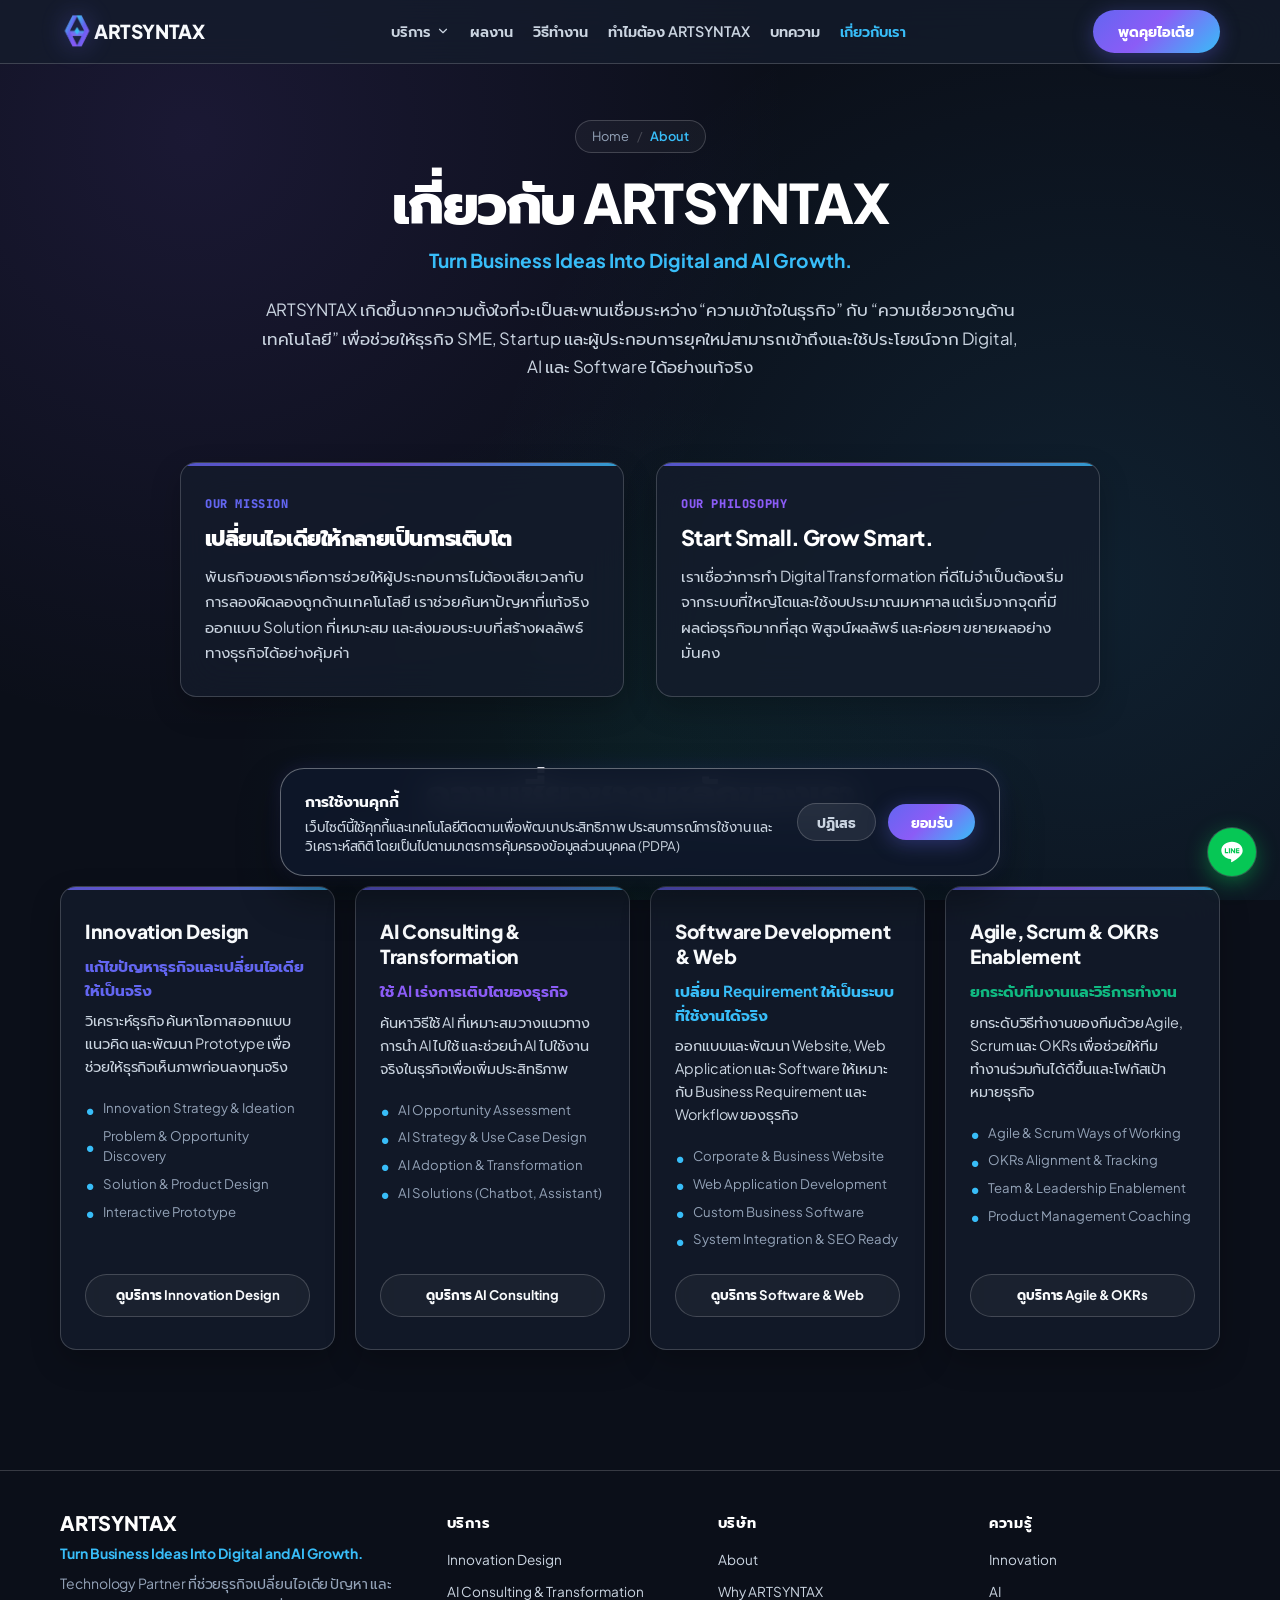
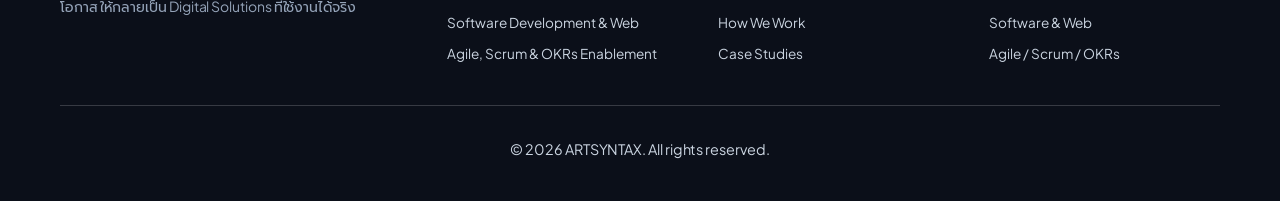
<file: about/index.html>
<!DOCTYPE html>
<html lang="th">
<head>
    <meta charset="UTF-8">
    <meta name="viewport" content="width=device-width, initial-scale=1.0, maximum-scale=5.0">
    <title>เกี่ยวกับ ARTSYNTAX | Business-focused Digital Technology Partner</title>
    <meta name="description" content="ทำความรู้จัก ARTSYNTAX: เราคือ Technology Partner ที่ช่วยธุรกิจ SME และ Startup เปลี่ยนไอเดียและปัญหาทางธุรกิจให้เป็น Digital Solutions ที่ใช้งานได้จริง">
    <meta name="author" content="ARTSYNTAX Solution Studio">
    <meta name="robots" content="index, follow, max-snippet:-1, max-image-preview:large, max-video-preview:-1">
    <meta name="theme-color" content="#0b0f19">

    <!-- Favicon & Canonical -->
    <link rel="icon" href="../image/logo.png" type="image/png">
    <link rel="canonical" href="https://artsyntax.app/about/">

    <!-- Open Graph / Social Tags -->
    <meta property="og:locale" content="th_TH">
    <meta property="og:type" content="website">
    <meta property="og:title" content="เกี่ยวกับ ARTSYNTAX | Business-focused Digital Technology Partner">
    <meta property="og:description" content="ทำความรู้จัก ARTSYNTAX: เราคือ Technology Partner ที่ช่วยธุรกิจ SME และ Startup เปลี่ยนไอเดียและปัญหาทางธุรกิจให้เป็น Digital Solutions ที่ใช้งานได้จริง">
    <meta property="og:url" content="https://artsyntax.app/about/">
    <meta property="og:site_name" content="ARTSYNTAX">
    <meta property="og:image" content="https://artsyntax.app/og-image.png">

    <!-- Twitter Card -->
    <meta name="twitter:card" content="summary_large_image">
    <meta name="twitter:title" content="เกี่ยวกับ ARTSYNTAX | Business-focused Digital Technology Partner">
    <meta name="twitter:description" content="ทำความรู้จัก ARTSYNTAX: เราคือ Technology Partner ที่ช่วยธุรกิจ SME และ Startup เปลี่ยนไอเดียและปัญหาทางธุรกิจให้เป็น Digital Solutions ที่ใช้งานได้จริง">
    <meta name="twitter:image" content="https://artsyntax.app/og-image.png">

    <link rel="stylesheet" href="../css/styles.css">
    
    <!-- Google Fonts -->
    <link rel="preconnect" href="https://fonts.googleapis.com">
    <link rel="preconnect" href="https://fonts.gstatic.com" crossorigin>
    <link href="https://fonts.googleapis.com/css2?family=Plus+Jakarta+Sans:wght@400;500;600;700;800&family=Prompt:wght@300;400;500;600;700;800&family=JetBrains+Mono:wght@400;500;600;700&display=swap" rel="stylesheet">
    
    <script type="application/ld+json">
    {
      "@context": "https://schema.org",
      "@type": "BreadcrumbList",
      "itemListElement": [
        { "@type": "ListItem", "position": 1, "name": "Home", "item": "https://artsyntax.app/" },
        { "@type": "ListItem", "position": 2, "name": "About", "item": "https://artsyntax.app/about/" }
      ]
    }
    </script>
</head>
<body>
    <!-- Header Navigation -->
    <header class="navbar">
        <div class="container nav-wrapper">
            <a href="../" class="logo" aria-label="ARTSYNTAX Home">
                <img src="../image/logo.png" alt="ARTSYNTAX" class="logo-img">
                <span>ARTSYNTAX</span>
            </a>

            <nav aria-label="Main Navigation">
                <ul class="nav-links">
                    <li class="nav-item-dropdown">
                        <a href="../services/" class="nav-link nav-dropdown-toggle">
                            <span>บริการ</span>
                            <svg viewBox="0 0 24 24" fill="none" stroke="currentColor" stroke-width="2" stroke-linecap="round" stroke-linejoin="round"><polyline points="6 9 12 15 18 9"></polyline></svg>
                        </a>
                        <div class="dropdown-menu">
                            <a href="../services/innovation-design/" class="dropdown-item">
                                <div class="dropdown-item-title"><span class="tag">01</span> Innovation Design</div>
                                <div class="dropdown-item-desc">เปลี่ยนไอเดียและปัญหาธุรกิจให้เป็น Solution</div>
                            </a>
                            <a href="../services/ai-consulting-transformation/" class="dropdown-item">
                                <div class="dropdown-item-title"><span class="tag">02</span> AI Consulting & Transformation</div>
                                <div class="dropdown-item-desc">ค้นหาโอกาสและนำ AI มาใช้ในธุรกิจจริง</div>
                            </a>
                            <a href="../services/software-development-web/" class="dropdown-item">
                                <div class="dropdown-item-title"><span class="tag">03</span> Software Development & Web</div>
                                <div class="dropdown-item-desc">พัฒนา Website, Web App และ Software</div>
                            </a>
                            <a href="../services/agile-scrum-okrs/" class="dropdown-item">
                                <div class="dropdown-item-title"><span class="tag">04</span> Agile, Scrum & OKRs Enablement</div>
                                <div class="dropdown-item-desc">ยกระดับทีม วิธีทำงาน และการ Execution</div>
                            </a>
                        </div>
                    </li>
                    <li><a href="../case-studies/" class="nav-link">ผลงาน</a></li>
                    <li><a href="../how-we-work/" class="nav-link">วิธีทำงาน</a></li>
                    <li><a href="../why-artsyntax/" class="nav-link">ทำไมต้อง ARTSYNTAX</a></li>
                    <li><a href="../insights/" class="nav-link">บทความ</a></li>
                    <li><a href="" class="nav-link active" style="color: var(--accent-cyan);">เกี่ยวกับเรา</a></li>
                </ul>
            </nav>

            <div class="nav-actions">
                <a href="../contact/" class="btn btn-primary">
                    <span>พูดคุยไอเดีย</span>
                </a>
                <button class="mobile-toggle" id="mobileToggle" aria-label="เปิดเมนู" aria-expanded="false">
                    <svg width="20" height="20" viewBox="0 0 24 24" fill="none" stroke="currentColor" stroke-width="2" stroke-linecap="round" stroke-linejoin="round"><line x1="3" y1="12" x2="21" y2="12"></line><line x1="3" y1="6" x2="21" y2="6"></line><line x1="3" y1="18" x2="21" y2="18"></line></svg>
                </button>
            </div>
        </div>
    </header>

    <!-- Mobile Drawer -->
    <div class="mobile-drawer" id="mobileDrawer">
        <a href="../services/" class="mobile-nav-link">บริการ</a>
        <a href="../services/innovation-design/" class="mobile-nav-sublink">• Innovation Design</a>
        <a href="../services/ai-consulting-transformation/" class="mobile-nav-sublink">• AI Consulting & Transformation</a>
        <a href="../services/software-development-web/" class="mobile-nav-sublink">• Software Development & Web</a>
        <a href="../services/agile-scrum-okrs/" class="mobile-nav-sublink">• Agile, Scrum & OKRs Enablement</a>
        <a href="../case-studies/" class="mobile-nav-link">ผลงาน</a>
        <a href="../how-we-work/" class="mobile-nav-link">วิธีทำงาน</a>
        <a href="../why-artsyntax/" class="mobile-nav-link">ทำไมต้อง ARTSYNTAX</a>
        <a href="../insights/" class="mobile-nav-link">บทความ</a>
        <a href="" class="mobile-nav-link" style="color: var(--accent-cyan);">เกี่ยวกับเรา</a>
        <div style="margin-top: auto;">
            <a href="../contact/" class="btn btn-primary" style="width: 100%;">
                <span>พูดคุยไอเดีย</span>
            </a>
        </div>
    </div>

    <main>
        <!-- Page Hero -->
        <section class="page-hero">
            <div class="container">
                <div class="breadcrumb-nav">
                    <ul class="breadcrumb-list">
                        <li><a href="../">Home</a></li>
                        <li><span class="separator">/</span></li>
                        <li><span class="current">About</span></li>
                    </ul>
                </div>
                
                <h1 style="font-size: clamp(2.1rem, 4.5vw, 3.4rem); font-weight: 800; color: white; margin-bottom: 0.85rem;">
                    เกี่ยวกับ ARTSYNTAX
                </h1>
                
                <div style="font-size: 1.2rem; font-weight: 700; color: var(--accent-cyan); margin-bottom: 1.25rem;">
                    Turn Business Ideas Into Digital and AI Growth.
                </div>

                <p style="font-size: 1.05rem; color: var(--text-secondary); max-width: 760px; margin: 0 auto 1.5rem; line-height: 1.7;">
                    ARTSYNTAX เกิดขึ้นจากความตั้งใจที่จะเป็นสะพานเชื่อมระหว่าง “ความเข้าใจในธุรกิจ” กับ “ความเชี่ยวชาญด้านเทคโนโลยี” เพื่อช่วยให้ธุรกิจ SME, Startup และผู้ประกอบการยุคใหม่สามารถเข้าถึงและใช้ประโยชน์จาก Digital, AI และ Software ได้อย่างแท้จริง
                </p>
            </div>
        </section>

        <!-- Brand Mission & Philosophy -->
        <section class="section-padding" style="padding-top: 0;">
            <div class="container">
                <div style="display: grid; grid-template-columns: 1fr 1fr; gap: 2rem; max-width: 920px; margin: 0 auto;">
                    <div class="glass-card lifecycle-card reveal">
                        <span class="lifecycle-step-tag">OUR MISSION</span>
                        <h2 style="font-size: 1.35rem; font-weight: 800; color: white; margin: 0.25rem 0 0.75rem;">
                            เปลี่ยนไอเดียให้กลายเป็นการเติบโต
                        </h2>
                        <p style="font-size: 0.95rem; color: var(--text-secondary); line-height: 1.65;">
                            พันธกิจของเราคือการช่วยให้ผู้ประกอบการไม่ต้องเสียเวลากับการลองผิดลองถูกด้านเทคโนโลยี เราช่วยค้นหาปัญหาที่แท้จริง ออกแบบ Solution ที่เหมาะสม และส่งมอบระบบที่สร้างผลลัพธ์ทางธุรกิจได้อย่างคุ้มค่า
                        </p>
                    </div>

                    <div class="glass-card lifecycle-card reveal">
                        <span class="lifecycle-step-tag" style="color: var(--accent-purple);">OUR PHILOSOPHY</span>
                        <h2 style="font-size: 1.35rem; font-weight: 800; color: white; margin: 0.25rem 0 0.75rem;">
                            Start Small. Grow Smart.
                        </h2>
                        <p style="font-size: 0.95rem; color: var(--text-secondary); line-height: 1.65;">
                            เราเชื่อว่าการทำ Digital Transformation ที่ดีไม่จำเป็นต้องเริ่มจากระบบที่ใหญ่โตและใช้งบประมาณมหาศาล แต่เริ่มจากจุดที่มีผลต่อธุรกิจมากที่สุด พิสูจน์ผลลัพธ์ และค่อยๆ ขยายผลอย่างมั่นคง
                        </p>
                    </div>
                </div>

                <!-- 4 Core Competencies -->
                <div style="margin-top: 4.5rem;" class="reveal">
                    <div style="text-align: center; max-width: 780px; margin: 0 auto 2.5rem;">
                        <h2 style="font-size: clamp(1.8rem, 3.5vw, 2.4rem); font-weight: 800; color: white;">ความเชี่ยวชาญหลักของเรา</h2>
                        <p style="margin-top: 0.5rem; color: var(--text-secondary);">บริการที่ออกแบบมาเพื่อช่วยให้ธุรกิจเติบโตด้วย Innovation, AI, Software และการทำงานที่มีประสิทธิภาพ</p>
                    </div>

                    <div class="lifecycle-grid">
                        <!-- Service 01: Innovation Design -->
                        <div class="glass-card lifecycle-card reveal">
                            <div>
                                <h3>Innovation Design</h3>
                                <div style="font-weight: 700; color: var(--accent-indigo); font-size: 0.95rem; margin-bottom: 0.5rem;">แก้ไขปัญหาธุรกิจและเปลี่ยนไอเดียให้เป็นจริง</div>
                                <p class="lifecycle-desc">วิเคราะห์ธุรกิจ ค้นหาโอกาส ออกแบบแนวคิด และพัฒนา Prototype เพื่อช่วยให้ธุรกิจเห็นภาพก่อนลงทุนจริง</p>
                                
                                <ul class="lifecycle-services-list">
                                    <li>Innovation Strategy & Ideation</li>
                                    <li>Problem & Opportunity Discovery</li>
                                    <li>Solution & Product Design</li>
                                    <li>Interactive Prototype</li>
                                </ul>
                            </div>
                            <a href="../services/innovation-design/" class="btn-lifecycle">ดูบริการ Innovation Design</a>
                        </div>

                        <!-- Service 02: AI Consulting & Transformation -->
                        <div class="glass-card lifecycle-card reveal">
                            <div>
                                <h3>AI Consulting & Transformation</h3>
                                <div style="font-weight: 700; color: var(--accent-purple); font-size: 0.95rem; margin-bottom: 0.5rem;">ใช้ AI เร่งการเติบโตของธุรกิจ</div>
                                <p class="lifecycle-desc">ค้นหาวิธีใช้ AI ที่เหมาะสม วางแนวทางการนำ AI ไปใช้ และช่วยนำ AI ไปใช้งานจริงในธุรกิจเพื่อเพิ่มประสิทธิภาพ</p>
                                
                                <ul class="lifecycle-services-list">
                                    <li>AI Opportunity Assessment</li>
                                    <li>AI Strategy & Use Case Design</li>
                                    <li>AI Adoption & Transformation</li>
                                    <li>AI Solutions (Chatbot, Assistant)</li>
                                </ul>
                            </div>
                            <a href="../services/ai-consulting-transformation/" class="btn-lifecycle">ดูบริการ AI Consulting</a>
                        </div>

                        <!-- Service 03: Software Development & Web -->
                        <div class="glass-card lifecycle-card reveal">
                            <div>
                                <h3>Software Development & Web</h3>
                                <div style="font-weight: 700; color: var(--accent-cyan); font-size: 0.95rem; margin-bottom: 0.5rem;">เปลี่ยน Requirement ให้เป็นระบบที่ใช้งานได้จริง</div>
                                <p class="lifecycle-desc">ออกแบบและพัฒนา Website, Web Application และ Software ให้เหมาะกับ Business Requirement และ Workflow ของธุรกิจ</p>
                                
                                <ul class="lifecycle-services-list">
                                    <li>Corporate & Business Website</li>
                                    <li>Web Application Development</li>
                                    <li>Custom Business Software</li>
                                    <li>System Integration & SEO Ready</li>
                                </ul>
                            </div>
                            <a href="../services/software-development-web/" class="btn-lifecycle">ดูบริการ Software & Web</a>
                        </div>

                        <!-- Service 04: Agile, Scrum & OKRs Enablement -->
                        <div class="glass-card lifecycle-card reveal">
                            <div>
                                <h3>Agile, Scrum & OKRs Enablement</h3>
                                <div style="font-weight: 700; color: var(--accent-emerald); font-size: 0.95rem; margin-bottom: 0.5rem;">ยกระดับทีมงานและวิธีการทำงาน</div>
                                <p class="lifecycle-desc">ยกระดับวิธีทำงานของทีมด้วย Agile, Scrum และ OKRs เพื่อช่วยให้ทีมทำงานร่วมกันได้ดีขึ้นและโฟกัสเป้าหมายธุรกิจ</p>
                                
                                <ul class="lifecycle-services-list">
                                    <li>Agile & Scrum Ways of Working</li>
                                    <li>OKRs Alignment & Tracking</li>
                                    <li>Team & Leadership Enablement</li>
                                    <li>Product Management Coaching</li>
                                </ul>
                            </div>
                            <a href="../services/agile-scrum-okrs/" class="btn-lifecycle">ดูบริการ Agile & OKRs</a>
                        </div>
                    </div>
                </div>
            </div>
        </section>
    </main>

    <!-- Footer -->
    <footer>
        <div class="container">
            <div class="footer-wrapper">
                <div class="footer-brand">
                    <h4>ARTSYNTAX</h4>
                    <p style="font-weight: 700; color: var(--accent-cyan); margin-bottom: 0.5rem;">Turn Business Ideas Into Digital and AI Growth.</p>
                    <p>Technology Partner ที่ช่วยธุรกิจเปลี่ยนไอเดีย ปัญหา และโอกาส ให้กลายเป็น Digital Solutions ที่ใช้งานได้จริง</p>
                </div>

                <div class="footer-col">
                    <h5>บริการ</h5>
                    <ul class="footer-links">
                        <li><a href="../services/innovation-design/">Innovation Design</a></li>
                        <li><a href="../services/ai-consulting-transformation/">AI Consulting & Transformation</a></li>
                        <li><a href="../services/software-development-web/">Software Development & Web</a></li>
                        <li><a href="../services/agile-scrum-okrs/">Agile, Scrum & OKRs Enablement</a></li>
                    </ul>
                </div>

                <div class="footer-col">
                    <h5>บริษัท</h5>
                    <ul class="footer-links">
                        <li><a href="">About</a></li>
                        <li><a href="../why-artsyntax/">Why ARTSYNTAX</a></li>
                        <li><a href="../how-we-work/">How We Work</a></li>
                        <li><a href="../case-studies/">Case Studies</a></li>
                    </ul>
                </div>

                <div class="footer-col">
                    <h5>ความรู้</h5>
                    <ul class="footer-links">
                        <li><a href="../insights/">Innovation</a></li>
                        <li><a href="../insights/">AI</a></li>
                        <li><a href="../insights/">Software & Web</a></li>
                        <li><a href="../insights/">Agile / Scrum / OKRs</a></li>
                    </ul>
                </div>
            </div>

            <div class="footer-bottom-bar">
                <p>&copy; 2026 ARTSYNTAX. All rights reserved.</p>
            </div>
        </div>
    </footer>

    <!-- Interactive Glassmorphic Floating Chat Box Widget -->
    <div id="chatWidgetCard" class="chat-widget-card" style="display: none;">
        <div class="chat-widget-header">
            <div class="chat-avatar-box">
                <img src="../image/logo.png" alt="ARTSYNTAX" class="chat-avatar-img">
                <span class="chat-online-dot"></span>
            </div>
            <div class="chat-header-info">
                <span class="chat-header-title">ARTSYNTAX Specialist</span>
                <span class="chat-header-status">🟢 พร้อมให้คำปรึกษาฟรี</span>
            </div>
            <button type="button" id="btnCloseChatWidget" class="btn-close-chat" aria-label="ปิดกล่องแชท">✕</button>
        </div>
        <div class="chat-widget-body">
            <div class="chat-bubble-msg">
                <p>สวัสดีครับ! 👋 มีโจทย์ด้าน <strong>Innovation, AI, Software</strong> หรือ <strong>การทำงานของทีม</strong> พูดคุยกับทีม ARTSYNTAX ได้เลยครับ</p>
                <span class="chat-msg-time">Just now</span>
            </div>
        </div>
        <div class="chat-widget-footer">
            <a href="https://lin.ee/Y8pm6YV" target="_blank" rel="noopener noreferrer" class="btn btn-chat-line">
                <img src="../image/Line.svg" alt="LINE" class="line-btn-icon">
                <span>พูดคุยทันทีผ่าน LINE OA</span>
            </a>
            <a href="../contact/" id="btnGoToForm" class="btn btn-chat-form">
                <span>นัดคุยเพื่อวางแนวทางธุรกิจฟรี</span>
            </a>
        </div>
    </div>

    <!-- Floating Chat Trigger Button -->
    <button type="button" id="btnToggleChatWidget" class="line-float-bubble" aria-label="เปิดกล่องแชทปรึกษาฟรี">
        <img src="../image/Line.svg" alt="LINE" class="line-bubble-icon">
        <span class="line-bubble-tooltip">พูดคุยไอเดีย</span>
    </button>

    <!-- Glassmorphic Cookie Consent Banner (PDPA / GDPR Compliant) -->
    <div id="cookieBanner" class="cookie-banner" style="display: none;">
        <div class="cookie-content">
            <div class="cookie-text">
                <span class="cookie-title">การใช้งานคุกกี้</span>
                <p>เว็บไซต์นี้ใช้คุกกี้และเทคโนโลยีติดตามเพื่อพัฒนาประสิทธิภาพ ประสบการณ์การใช้งาน และวิเคราะห์สถิติ โดยเป็นไปตามมาตรการคุ้มครองข้อมูลส่วนบุคคล (PDPA)</p>
            </div>
            <div class="cookie-actions">
                <button type="button" id="btnDeclineCookies" class="btn btn-cookie-decline">ปฏิเสธ</button>
                <button type="button" id="btnAcceptCookies" class="btn btn-primary btn-cookie-accept">ยอมรับ</button>
            </div>
        </div>
    </div>

    <script src="../js/app.js"></script>
</body>
</html>
</file>
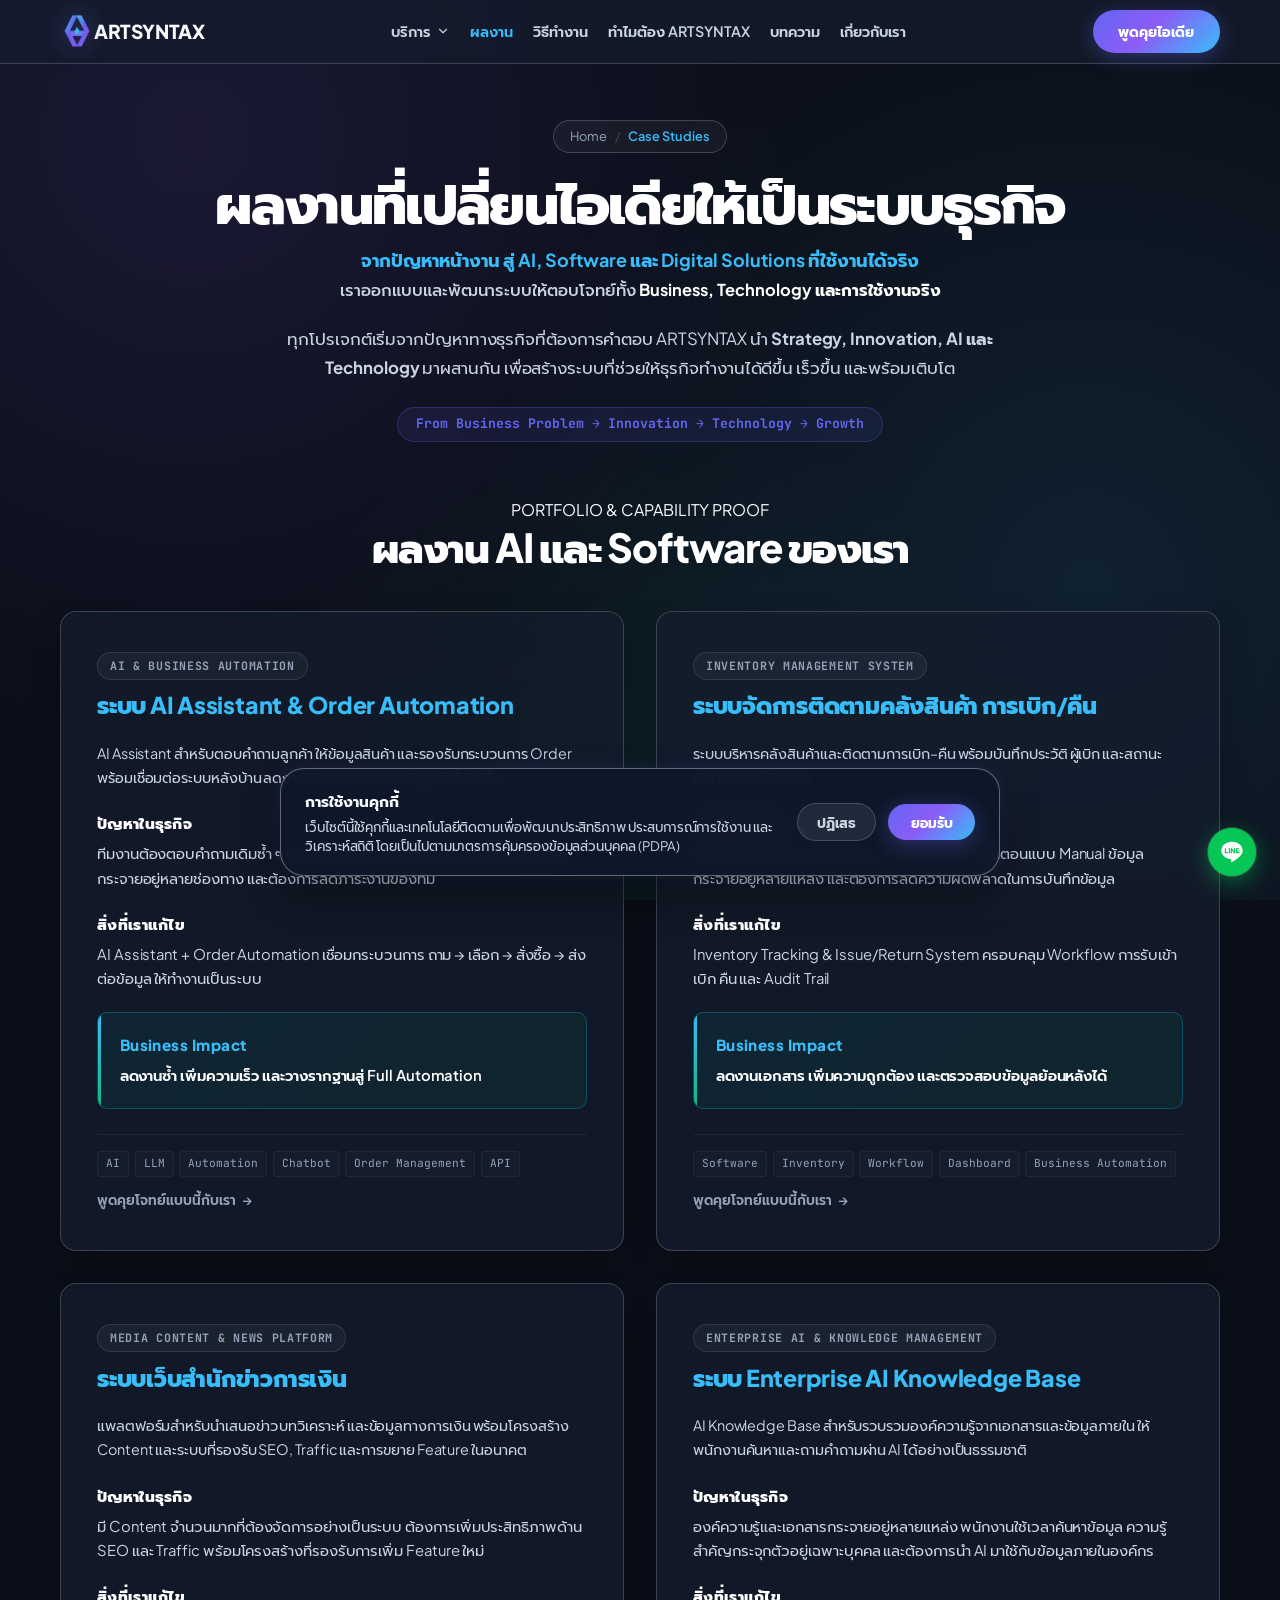
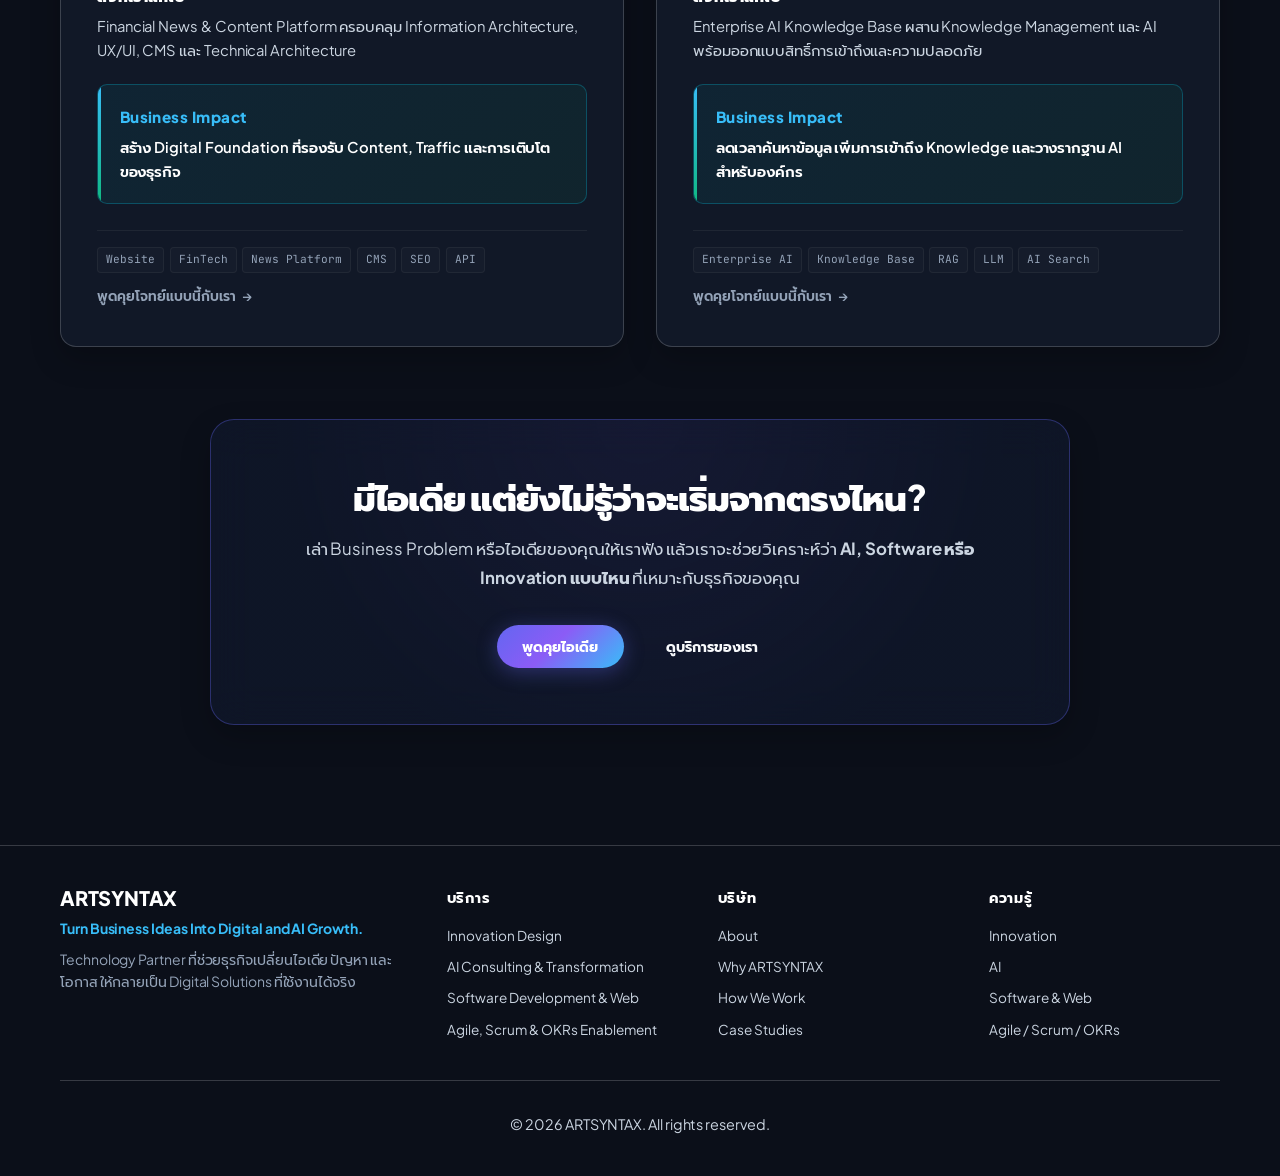
<file: case-studies/index.html>
<!DOCTYPE html>
<html lang="th">
<head>
    <meta charset="UTF-8">
    <meta name="viewport" content="width=device-width, initial-scale=1.0, maximum-scale=5.0">
    <title>ผลงานพัฒนา AI และ Software สำหรับธุรกิจ | ARTSYNTAX</title>
    <meta name="description" content="ดูผลงานพัฒนาระบบ AI, Software, Website และ Business Automation จาก ARTSYNTAX ที่ออกแบบเพื่อแก้ปัญหาธุรกิจ ลดงานซ้ำ เพิ่มประสิทธิภาพ และสร้างโอกาสการเติบโต">
    <meta name="author" content="ARTSYNTAX Solution Studio">
    <meta name="robots" content="index, follow, max-snippet:-1, max-image-preview:large, max-video-preview:-1">
    <meta name="theme-color" content="#0b0f19">

    <!-- Favicon & Canonical -->
    <link rel="icon" href="../image/logo.png" type="image/png">
    <link rel="canonical" href="https://artsyntax.app/case-studies/">

    <!-- Open Graph / Social Tags -->
    <meta property="og:locale" content="th_TH">
    <meta property="og:type" content="website">
    <meta property="og:title" content="ผลงานพัฒนา AI และ Software สำหรับธุรกิจ | ARTSYNTAX">
    <meta property="og:description" content="ดูผลงานพัฒนาระบบ AI, Software, Website และ Business Automation จาก ARTSYNTAX ที่ออกแบบเพื่อแก้ปัญหาธุรกิจ ลดงานซ้ำ เพิ่มประสิทธิภาพ และสร้างโอกาสการเติบโต">
    <meta property="og:url" content="https://artsyntax.app/case-studies/">
    <meta property="og:site_name" content="ARTSYNTAX">
    <meta property="og:image" content="https://artsyntax.app/og-image.png">

    <!-- Twitter Card -->
    <meta name="twitter:card" content="summary_large_image">
    <meta name="twitter:title" content="ผลงานพัฒนา AI และ Software สำหรับธุรกิจ | ARTSYNTAX">
    <meta name="twitter:description" content="ดูผลงานพัฒนาระบบ AI, Software, Website และ Business Automation จาก ARTSYNTAX ที่ออกแบบเพื่อแก้ปัญหาธุรกิจ ลดงานซ้ำ เพิ่มประสิทธิภาพ และสร้างโอกาสการเติบโต">
    <meta name="twitter:image" content="https://artsyntax.app/og-image.png">

    <link rel="stylesheet" href="../css/styles.css">
    
    <!-- Google Fonts -->
    <link rel="preconnect" href="https://fonts.googleapis.com">
    <link rel="preconnect" href="https://fonts.gstatic.com" crossorigin>
    <link href="https://fonts.googleapis.com/css2?family=Plus+Jakarta+Sans:wght@400;500;600;700;800&family=Prompt:wght@300;400;500;600;700;800&family=JetBrains+Mono:wght@400;500;600;700&display=swap" rel="stylesheet">
    
    <script type="application/ld+json">
    {
      "@context": "https://schema.org",
      "@type": "BreadcrumbList",
      "itemListElement": [
        { "@type": "ListItem", "position": 1, "name": "Home", "item": "https://artsyntax.app/" },
        { "@type": "ListItem", "position": 2, "name": "Case Studies", "item": "https://artsyntax.app/case-studies/" }
      ]
    }
    </script>
</head>
<body>
    <!-- Header Navigation -->
    <header class="navbar">
        <div class="container nav-wrapper">
            <a href="../" class="logo" aria-label="ARTSYNTAX Home">
                <img src="../image/logo.png" alt="ARTSYNTAX" class="logo-img">
                <span>ARTSYNTAX</span>
            </a>

            <nav aria-label="Main Navigation">
                <ul class="nav-links">
                    <li class="nav-item-dropdown">
                        <a href="../services/" class="nav-link nav-dropdown-toggle">
                            <span>บริการ</span>
                            <svg viewBox="0 0 24 24" fill="none" stroke="currentColor" stroke-width="2" stroke-linecap="round" stroke-linejoin="round"><polyline points="6 9 12 15 18 9"></polyline></svg>
                        </a>
                        <div class="dropdown-menu">
                            <a href="../services/innovation-design/" class="dropdown-item">
                                <div class="dropdown-item-title"><span class="tag">01</span> Innovation Design</div>
                                <div class="dropdown-item-desc">เปลี่ยนไอเดียและปัญหาธุรกิจให้เป็น Solution</div>
                            </a>
                            <a href="../services/ai-consulting-transformation/" class="dropdown-item">
                                <div class="dropdown-item-title"><span class="tag">02</span> AI Consulting & Transformation</div>
                                <div class="dropdown-item-desc">ค้นหาโอกาสและนำ AI มาใช้ในธุรกิจจริง</div>
                            </a>
                            <a href="../services/software-development-web/" class="dropdown-item">
                                <div class="dropdown-item-title"><span class="tag">03</span> Software Development & Web</div>
                                <div class="dropdown-item-desc">พัฒนา Website, Web App และ Software</div>
                            </a>
                            <a href="../services/agile-scrum-okrs/" class="dropdown-item">
                                <div class="dropdown-item-title"><span class="tag">04</span> Agile, Scrum & OKRs Enablement</div>
                                <div class="dropdown-item-desc">ยกระดับทีม วิธีทำงาน และการ Execution</div>
                            </a>
                        </div>
                    </li>
                    <li><a href="" class="nav-link active" style="color: var(--accent-cyan);">ผลงาน</a></li>
                    <li><a href="../how-we-work/" class="nav-link">วิธีทำงาน</a></li>
                    <li><a href="../why-artsyntax/" class="nav-link">ทำไมต้อง ARTSYNTAX</a></li>
                    <li><a href="../insights/" class="nav-link">บทความ</a></li>
                    <li><a href="../about/" class="nav-link">เกี่ยวกับเรา</a></li>
                </ul>
            </nav>

            <div class="nav-actions">
                <a href="../contact/" class="btn btn-primary">
                    <span>พูดคุยไอเดีย</span>
                </a>
                <button class="mobile-toggle" id="mobileToggle" aria-label="เปิดเมนู" aria-expanded="false">
                    <svg width="20" height="20" viewBox="0 0 24 24" fill="none" stroke="currentColor" stroke-width="2" stroke-linecap="round" stroke-linejoin="round"><line x1="3" y1="12" x2="21" y2="12"></line><line x1="3" y1="6" x2="21" y2="6"></line><line x1="3" y1="18" x2="21" y2="18"></line></svg>
                </button>
            </div>
        </div>
    </header>

    <!-- Mobile Drawer -->
    <div class="mobile-drawer" id="mobileDrawer">
        <a href="../services/" class="mobile-nav-link">บริการ</a>
        <a href="../services/innovation-design/" class="mobile-nav-sublink">• Innovation Design</a>
        <a href="../services/ai-consulting-transformation/" class="mobile-nav-sublink">• AI Consulting & Transformation</a>
        <a href="../services/software-development-web/" class="mobile-nav-sublink">• Software Development & Web</a>
        <a href="../services/agile-scrum-okrs/" class="mobile-nav-sublink">• Agile, Scrum & OKRs Enablement</a>
        <a href="" class="mobile-nav-link" style="color: var(--accent-cyan);">ผลงาน</a>
        <a href="../how-we-work/" class="mobile-nav-link">วิธีทำงาน</a>
        <a href="../why-artsyntax/" class="mobile-nav-link">ทำไมต้อง ARTSYNTAX</a>
        <a href="../insights/" class="mobile-nav-link">บทความ</a>
        <a href="../about/" class="mobile-nav-link">เกี่ยวกับเรา</a>
        <div style="margin-top: auto;">
            <a href="../contact/" class="btn btn-primary" style="width: 100%;">
                <span>พูดคุยไอเดีย</span>
            </a>
        </div>
    </div>

    <main>
        <!-- Page Hero -->
        <section class="page-hero">
            <div class="container">
                <div class="breadcrumb-nav">
                    <ul class="breadcrumb-list">
                        <li><a href="../">Home</a></li>
                        <li><span class="separator">/</span></li>
                        <li><span class="current">Case Studies</span></li>
                    </ul>
                </div>
                
                <h1 style="font-size: clamp(2.1rem, 4.5vw, 3.4rem); font-weight: 800; color: white; margin-bottom: 0.85rem;">
                    ผลงานที่เปลี่ยนไอเดียให้เป็นระบบธุรกิจ
                </h1>
                
                <div style="font-size: 1.125rem; font-weight: 700; color: var(--accent-cyan); margin-bottom: 1.25rem; max-width: 820px; margin-left: auto; margin-right: auto; line-height: 1.6;">
                    จากปัญหาหน้างาน สู่ AI, Software และ Digital Solutions ที่ใช้งานได้จริง<br>
                    <span style="font-weight: 500; color: var(--text-secondary); font-size: 1.025rem;">เราออกแบบและพัฒนาระบบให้ตอบโจทย์ทั้ง <strong style="color: white;">Business, Technology และการใช้งานจริง</strong></span>
                </div>

                <p style="font-size: 1.05rem; color: var(--text-secondary); max-width: 780px; margin: 0 auto 1.5rem; line-height: 1.75;">
                    ทุกโปรเจกต์เริ่มจากปัญหาทางธุรกิจที่ต้องการคำตอบ ARTSYNTAX นำ <strong>Strategy, Innovation, AI และ Technology</strong> มาผสานกัน เพื่อสร้างระบบที่ช่วยให้ธุรกิจทำงานได้ดีขึ้น เร็วขึ้น และพร้อมเติบโต
                </p>

                <div style="display: inline-block; padding: 0.4rem 1.1rem; border-radius: var(--radius-pill); background: rgba(99, 102, 241, 0.1); border: 1px solid rgba(99, 102, 241, 0.25); font-family: var(--font-mono); font-size: 0.825rem; font-weight: 700; color: var(--accent-indigo);">
                    From Business Problem → Innovation → Technology → Growth
                </div>
            </div>
        </section>

        <!-- Case Studies Portfolio List -->
        <section class="section-padding" style="padding-top: 0;">
            <div class="container">
                <div class="section-header" style="text-align: center; margin-bottom: 2.5rem;">
                    <span class="tag">PORTFOLIO & CAPABILITY PROOF</span>
                    <h2 style="font-size: clamp(1.8rem, 3.5vw, 2.5rem); font-weight: 800; color: white;">
                        ผลงาน AI และ Software ของเรา
                    </h2>
                </div>

                <div class="case-studies-grid">
                    <!-- Case Study 01 -->
                    <div class="glass-card case-study-card reveal">
                        <div class="case-header-wrap">
                            <span class="case-industry-tag">AI & Business Automation</span>
                            <h3>ระบบ AI Assistant & Order Automation</h3>
                        </div>

                        <p class="case-desc">
                            AI Assistant สำหรับตอบคำถามลูกค้า ให้ข้อมูลสินค้า และรองรับกระบวนการ Order พร้อมเชื่อมต่อระบบหลังบ้าน ลดงาน Manual และรองรับลูกค้าที่เพิ่มขึ้น
                        </p>
                        
                        <!-- Business Challenge -->
                        <div class="case-block">
                            <div class="case-block-label">ปัญหาในธุรกิจ</div>
                            <p class="case-challenge-text">
                                ทีมงานต้องตอบคำถามเดิมซ้ำ ๆ การรับ Order ยังมีขั้นตอน Manual ข้อมูลลูกค้ากระจายอยู่หลายช่องทาง และต้องการลดภาระงานของทีม
                            </p>
                        </div>

                        <!-- Solution -->
                        <div class="case-block">
                            <div class="case-block-label">สิ่งที่เราแก้ไข</div>
                            <p class="case-solution-text">
                                AI Assistant + Order Automation เชื่อมกระบวนการ ถาม → เลือก → สั่งซื้อ → ส่งต่อข้อมูล ให้ทำงานเป็นระบบ
                            </p>
                        </div>

                        <!-- Business Impact (Highlighted Accent Point) -->
                        <div class="case-result-box">
                            <div class="result-title">Business Impact</div>
                            <p class="case-result-text">
                                ลดงานซ้ำ เพิ่มความเร็ว และวางรากฐานสู่ Full Automation
                            </p>
                        </div>

                        <!-- Tags & Action Footer -->
                        <div class="case-tags-footer">
                            <div class="case-tech-tags">
                                <span class="tech-tag-item">AI</span>
                                <span class="tech-tag-item">LLM</span>
                                <span class="tech-tag-item">Automation</span>
                                <span class="tech-tag-item">Chatbot</span>
                                <span class="tech-tag-item">Order Management</span>
                                <span class="tech-tag-item">API</span>
                            </div>
                            <a href="../contact/" class="case-card-cta">
                                <span>พูดคุยโจทย์แบบนี้กับเรา</span> →
                            </a>
                        </div>
                    </div>

                    <!-- Case Study 02 -->
                    <div class="glass-card case-study-card reveal">
                        <div class="case-header-wrap">
                            <span class="case-industry-tag">Inventory Management System</span>
                            <h3>ระบบจัดการติดตามคลังสินค้า การเบิก/คืน</h3>
                        </div>

                        <p class="case-desc">
                            ระบบบริหารคลังสินค้าและติดตามการเบิก–คืน พร้อมบันทึกประวัติ ผู้เบิก และสถานะสินค้าอย่างเป็นระบบ
                        </p>
                        
                        <!-- Business Challenge -->
                        <div class="case-block">
                            <div class="case-block-label">ปัญหาในธุรกิจ</div>
                            <p class="case-challenge-text">
                                การตรวจสอบ Stock ทำได้ยาก การเบิก–คืนยังมีขั้นตอนแบบ Manual ข้อมูลกระจายอยู่หลายแหล่ง และต้องการลดความผิดพลาดในการบันทึกข้อมูล
                            </p>
                        </div>

                        <!-- Solution -->
                        <div class="case-block">
                            <div class="case-block-label">สิ่งที่เราแก้ไข</div>
                            <p class="case-solution-text">
                                Inventory Tracking & Issue/Return System ครอบคลุม Workflow การรับเข้า เบิก คืน และ Audit Trail
                            </p>
                        </div>

                        <!-- Business Impact (Highlighted Accent Point) -->
                        <div class="case-result-box">
                            <div class="result-title">Business Impact</div>
                            <p class="case-result-text">
                                ลดงานเอกสาร เพิ่มความถูกต้อง และตรวจสอบข้อมูลย้อนหลังได้
                            </p>
                        </div>

                        <!-- Tags & Action Footer -->
                        <div class="case-tags-footer">
                            <div class="case-tech-tags">
                                <span class="tech-tag-item">Software</span>
                                <span class="tech-tag-item">Inventory</span>
                                <span class="tech-tag-item">Workflow</span>
                                <span class="tech-tag-item">Dashboard</span>
                                <span class="tech-tag-item">Business Automation</span>
                            </div>
                            <a href="../contact/" class="case-card-cta">
                                <span>พูดคุยโจทย์แบบนี้กับเรา</span> →
                            </a>
                        </div>
                    </div>

                    <!-- Case Study 03 -->
                    <div class="glass-card case-study-card reveal">
                        <div class="case-header-wrap">
                            <span class="case-industry-tag">Media Content & News Platform</span>
                            <h3>ระบบเว็บสำนักข่าวการเงิน</h3>
                        </div>

                        <p class="case-desc">
                            แพลตฟอร์มสำหรับนำเสนอข่าว บทวิเคราะห์ และข้อมูลทางการเงิน พร้อมโครงสร้าง Content และระบบที่รองรับ SEO, Traffic และการขยาย Feature ในอนาคต
                        </p>
                        
                        <!-- Business Challenge -->
                        <div class="case-block">
                            <div class="case-block-label">ปัญหาในธุรกิจ</div>
                            <p class="case-challenge-text">
                                มี Content จำนวนมากที่ต้องจัดการอย่างเป็นระบบ ต้องการเพิ่มประสิทธิภาพด้าน SEO และ Traffic พร้อมโครงสร้างที่รองรับการเพิ่ม Feature ใหม่
                            </p>
                        </div>

                        <!-- Solution -->
                        <div class="case-block">
                            <div class="case-block-label">สิ่งที่เราแก้ไข</div>
                            <p class="case-solution-text">
                                Financial News & Content Platform ครอบคลุม Information Architecture, UX/UI, CMS และ Technical Architecture
                            </p>
                        </div>

                        <!-- Business Impact (Highlighted Accent Point) -->
                        <div class="case-result-box">
                            <div class="result-title">Business Impact</div>
                            <p class="case-result-text">
                                สร้าง Digital Foundation ที่รองรับ Content, Traffic และการเติบโตของธุรกิจ
                            </p>
                        </div>

                        <!-- Tags & Action Footer -->
                        <div class="case-tags-footer">
                            <div class="case-tech-tags">
                                <span class="tech-tag-item">Website</span>
                                <span class="tech-tag-item">FinTech</span>
                                <span class="tech-tag-item">News Platform</span>
                                <span class="tech-tag-item">CMS</span>
                                <span class="tech-tag-item">SEO</span>
                                <span class="tech-tag-item">API</span>
                            </div>
                            <a href="../contact/" class="case-card-cta">
                                <span>พูดคุยโจทย์แบบนี้กับเรา</span> →
                            </a>
                        </div>
                    </div>

                    <!-- Case Study 04 -->
                    <div class="glass-card case-study-card reveal">
                        <div class="case-header-wrap">
                            <span class="case-industry-tag">Enterprise AI & Knowledge Management</span>
                            <h3>ระบบ Enterprise AI Knowledge Base</h3>
                        </div>

                        <p class="case-desc">
                            AI Knowledge Base สำหรับรวบรวมองค์ความรู้จากเอกสารและข้อมูลภายใน ให้พนักงานค้นหาและถามคำถามผ่าน AI ได้อย่างเป็นธรรมชาติ
                        </p>
                        
                        <!-- Business Challenge -->
                        <div class="case-block">
                            <div class="case-block-label">ปัญหาในธุรกิจ</div>
                            <p class="case-challenge-text">
                                องค์ความรู้และเอกสารกระจายอยู่หลายแหล่ง พนักงานใช้เวลาค้นหาข้อมูล ความรู้สำคัญกระจุกตัวอยู่เฉพาะบุคคล และต้องการนำ AI มาใช้กับข้อมูลภายในองค์กร
                            </p>
                        </div>

                        <!-- Solution -->
                        <div class="case-block">
                            <div class="case-block-label">สิ่งที่เราแก้ไข</div>
                            <p class="case-solution-text">
                                Enterprise AI Knowledge Base ผสาน Knowledge Management และ AI พร้อมออกแบบสิทธิ์การเข้าถึงและความปลอดภัย
                            </p>
                        </div>

                        <!-- Business Impact (Highlighted Accent Point) -->
                        <div class="case-result-box">
                            <div class="result-title">Business Impact</div>
                            <p class="case-result-text">
                                ลดเวลาค้นหาข้อมูล เพิ่มการเข้าถึง Knowledge และวางรากฐาน AI สำหรับองค์กร
                            </p>
                        </div>

                        <!-- Tags & Action Footer -->
                        <div class="case-tags-footer">
                            <div class="case-tech-tags">
                                <span class="tech-tag-item">Enterprise AI</span>
                                <span class="tech-tag-item">Knowledge Base</span>
                                <span class="tech-tag-item">RAG</span>
                                <span class="tech-tag-item">LLM</span>
                                <span class="tech-tag-item">AI Search</span>
                            </div>
                            <a href="../contact/" class="case-card-cta">
                                <span>พูดคุยโจทย์แบบนี้กับเรา</span> →
                            </a>
                        </div>
                    </div>
                </div>

                <!-- Section ปิดหน้า: CTA เชื่อมกับ Positioning โดยตรง -->
                <div class="glass-card start-small-box reveal" style="margin-top: 4.5rem; text-align: center;">
                    <h2 style="font-size: clamp(1.6rem, 3.5vw, 2.2rem); font-weight: 800; color: white;">
                        มีไอเดีย แต่ยังไม่รู้ว่าจะเริ่มจากตรงไหน?
                    </h2>
                    <p style="font-size: 1.05rem; color: var(--text-secondary); max-width: 680px; margin: 1rem auto 2rem; line-height: 1.75;">
                        เล่า Business Problem หรือไอเดียของคุณให้เราฟัง แล้วเราจะช่วยวิเคราะห์ว่า <strong>AI, Software หรือ Innovation แบบไหน</strong> ที่เหมาะกับธุรกิจของคุณ
                    </p>
                    <div style="display: flex; justify-content: center; gap: 1rem; flex-wrap: wrap;">
                        <a href="../contact/" class="btn btn-primary">
                            <span>พูดคุยไอเดีย</span>
                        </a>
                        <a href="../services/" class="btn btn-secondary">
                            <span>ดูบริการของเรา</span>
                        </a>
                    </div>
                </div>
            </div>
        </section>
    </main>

    <!-- Footer -->
    <footer>
        <div class="container">
            <div class="footer-wrapper">
                <div class="footer-brand">
                    <h4>ARTSYNTAX</h4>
                    <p style="font-weight: 700; color: var(--accent-cyan); margin-bottom: 0.5rem;">Turn Business Ideas Into Digital and AI Growth.</p>
                    <p>Technology Partner ที่ช่วยธุรกิจเปลี่ยนไอเดีย ปัญหา และโอกาส ให้กลายเป็น Digital Solutions ที่ใช้งานได้จริง</p>
                </div>

                <div class="footer-col">
                    <h5>บริการ</h5>
                    <ul class="footer-links">
                        <li><a href="../services/innovation-design/">Innovation Design</a></li>
                        <li><a href="../services/ai-consulting-transformation/">AI Consulting & Transformation</a></li>
                        <li><a href="../services/software-development-web/">Software Development & Web</a></li>
                        <li><a href="../services/agile-scrum-okrs/">Agile, Scrum & OKRs Enablement</a></li>
                    </ul>
                </div>

                <div class="footer-col">
                    <h5>บริษัท</h5>
                    <ul class="footer-links">
                        <li><a href="../about/">About</a></li>
                        <li><a href="../why-artsyntax/">Why ARTSYNTAX</a></li>
                        <li><a href="../how-we-work/">How We Work</a></li>
                        <li><a href="">Case Studies</a></li>
                    </ul>
                </div>

                <div class="footer-col">
                    <h5>ความรู้</h5>
                    <ul class="footer-links">
                        <li><a href="../insights/">Innovation</a></li>
                        <li><a href="../insights/">AI</a></li>
                        <li><a href="../insights/">Software & Web</a></li>
                        <li><a href="../insights/">Agile / Scrum / OKRs</a></li>
                    </ul>
                </div>
            </div>

            <div class="footer-bottom-bar">
                <p>&copy; 2026 ARTSYNTAX. All rights reserved.</p>
            </div>
        </div>
    </footer>

    <!-- Interactive Glassmorphic Floating Chat Box Widget -->
    <div id="chatWidgetCard" class="chat-widget-card" style="display: none;">
        <div class="chat-widget-header">
            <div class="chat-avatar-box">
                <img src="../image/logo.png" alt="ARTSYNTAX" class="chat-avatar-img">
                <span class="chat-online-dot"></span>
            </div>
            <div class="chat-header-info">
                <span class="chat-header-title">ARTSYNTAX Specialist</span>
                <span class="chat-header-status">🟢 พร้อมให้คำปรึกษาฟรี</span>
            </div>
            <button type="button" id="btnCloseChatWidget" class="btn-close-chat" aria-label="ปิดกล่องแชท">✕</button>
        </div>
        <div class="chat-widget-body">
            <div class="chat-bubble-msg">
                <p>สวัสดีครับ! 👋 มีโจทย์ด้าน <strong>Innovation, AI, Software</strong> หรือ <strong>การทำงานของทีม</strong> พูดคุยกับทีม ARTSYNTAX ได้เลยครับ</p>
                <span class="chat-msg-time">Just now</span>
            </div>
        </div>
        <div class="chat-widget-footer">
            <a href="https://lin.ee/Y8pm6YV" target="_blank" rel="noopener noreferrer" class="btn btn-chat-line">
                <img src="../image/Line.svg" alt="LINE" class="line-btn-icon">
                <span>พูดคุยทันทีผ่าน LINE OA</span>
            </a>
            <a href="../contact/" id="btnGoToForm" class="btn btn-chat-form">
                <span>นัดคุยเพื่อวางแนวทางธุรกิจฟรี</span>
            </a>
        </div>
    </div>

    <!-- Floating Chat Trigger Button -->
    <button type="button" id="btnToggleChatWidget" class="line-float-bubble" aria-label="เปิดกล่องแชทปรึกษาฟรี">
        <img src="../image/Line.svg" alt="LINE" class="line-bubble-icon">
        <span class="line-bubble-tooltip">พูดคุยไอเดีย</span>
    </button>

    <!-- Glassmorphic Cookie Consent Banner (PDPA / GDPR Compliant) -->
    <div id="cookieBanner" class="cookie-banner" style="display: none;">
        <div class="cookie-content">
            <div class="cookie-text">
                <span class="cookie-title">การใช้งานคุกกี้</span>
                <p>เว็บไซต์นี้ใช้คุกกี้และเทคโนโลยีติดตามเพื่อพัฒนาประสิทธิภาพ ประสบการณ์การใช้งาน และวิเคราะห์สถิติ โดยเป็นไปตามมาตรการคุ้มครองข้อมูลส่วนบุคคล (PDPA)</p>
            </div>
            <div class="cookie-actions">
                <button type="button" id="btnDeclineCookies" class="btn btn-cookie-decline">ปฏิเสธ</button>
                <button type="button" id="btnAcceptCookies" class="btn btn-primary btn-cookie-accept">ยอมรับ</button>
            </div>
        </div>
    </div>

    <script src="../js/app.js"></script>
</body>
</html>
</file>
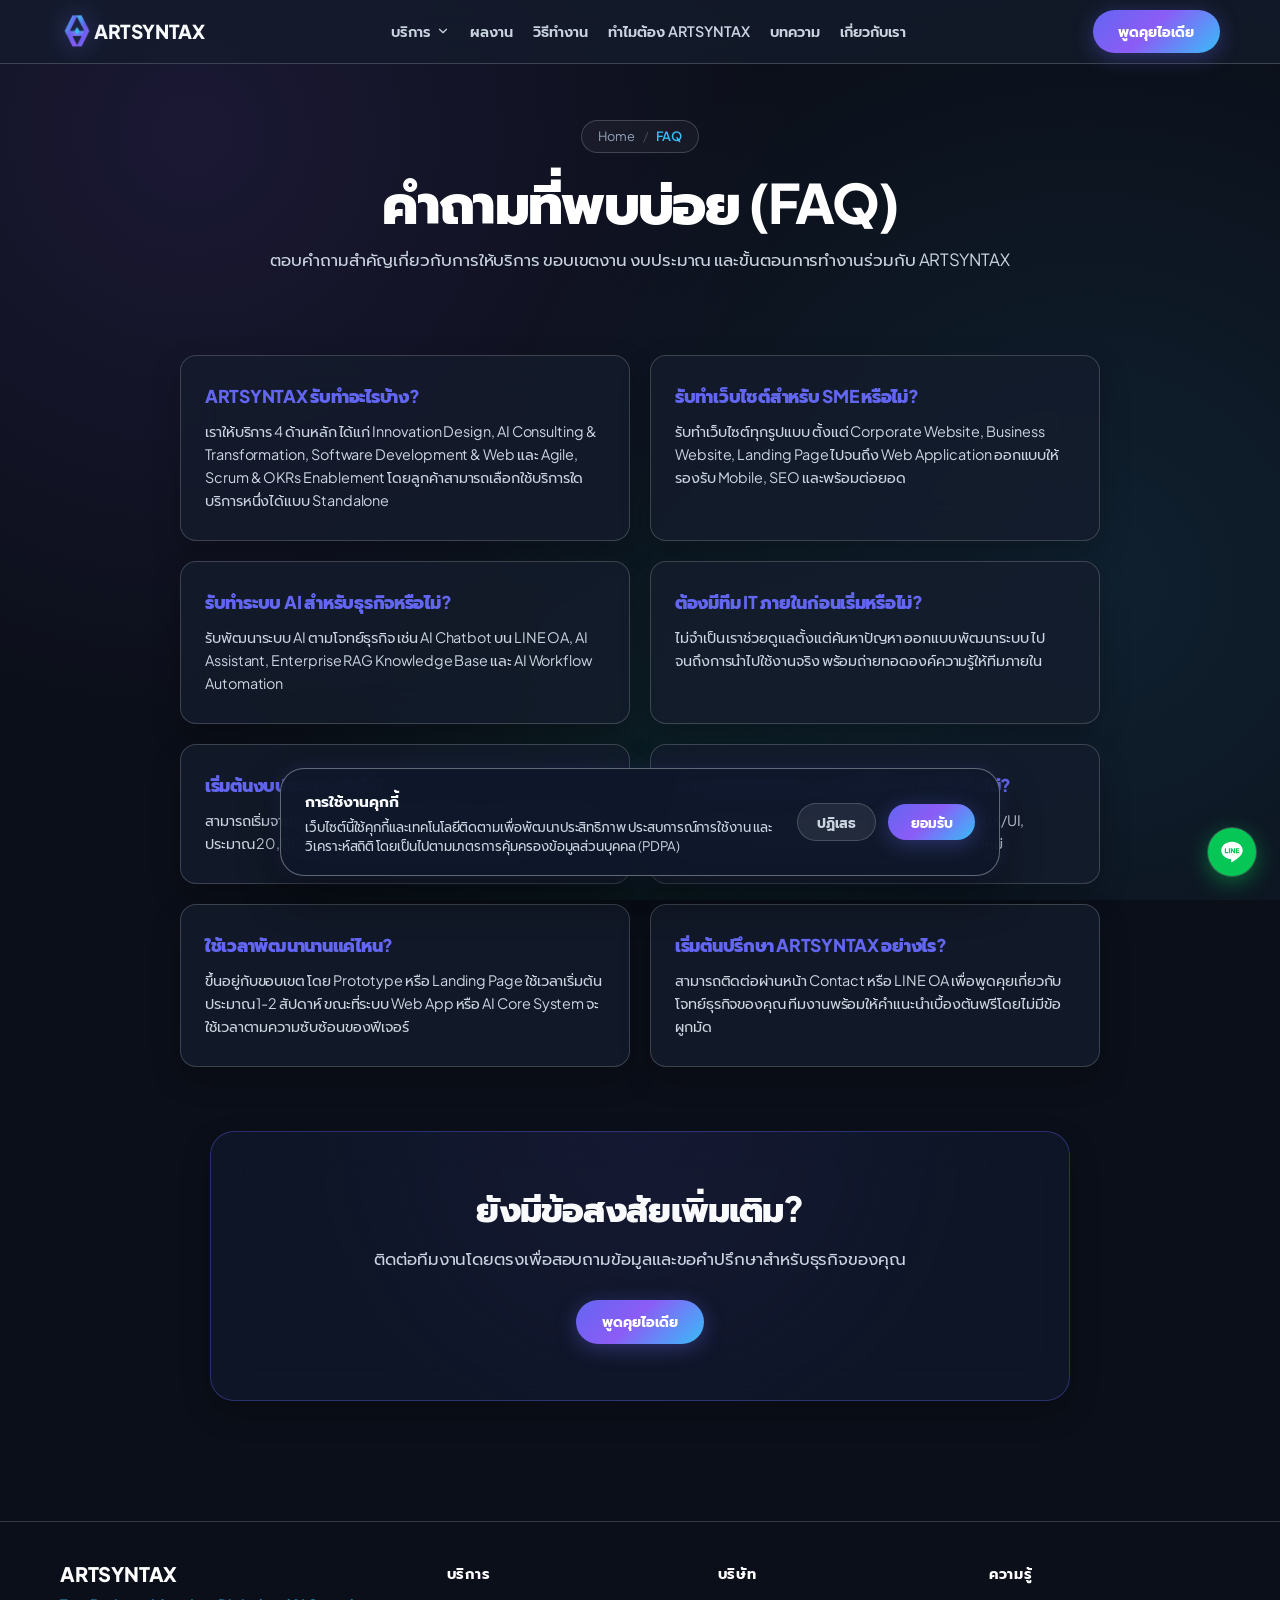
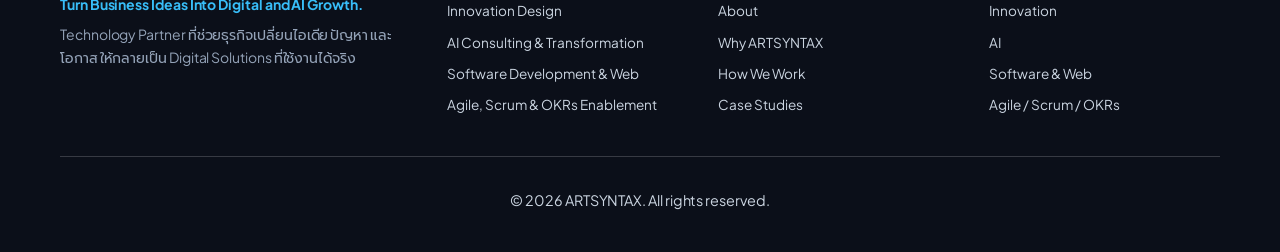
<file: faq/index.html>
<!DOCTYPE html>
<html lang="th">
<head>
    <meta charset="UTF-8">
    <meta name="viewport" content="width=device-width, initial-scale=1.0, maximum-scale=5.0">
    <title>คำถามที่พบบ่อย (FAQ) | ARTSYNTAX</title>
    <meta name="description" content="รวมคำถามที่พบบ่อยเกี่ยวกับการทำเว็บไซต์ พัฒนาระบบ AI ซอฟต์แวร์ และการโค้ชทีม Agile & OKRs สำหรับธุรกิจ SME">
    <meta name="author" content="ARTSYNTAX Solution Studio">
    <meta name="robots" content="index, follow, max-snippet:-1, max-image-preview:large, max-video-preview:-1">
    <meta name="theme-color" content="#0b0f19">

    <!-- Favicon & Canonical -->
    <link rel="icon" href="../image/logo.png" type="image/png">
    <link rel="canonical" href="https://artsyntax.app/faq/">

    <!-- Open Graph / Social Tags -->
    <meta property="og:locale" content="th_TH">
    <meta property="og:type" content="website">
    <meta property="og:title" content="คำถามที่พบบ่อย (FAQ) | ARTSYNTAX">
    <meta property="og:description" content="รวมคำถามที่พบบ่อยเกี่ยวกับการทำเว็บไซต์ พัฒนาระบบ AI ซอฟต์แวร์ และการโค้ชทีม Agile & OKRs สำหรับธุรกิจ SME">
    <meta property="og:url" content="https://artsyntax.app/faq/">
    <meta property="og:site_name" content="ARTSYNTAX">
    <meta property="og:image" content="https://artsyntax.app/og-image.png">

    <!-- Twitter Card -->
    <meta name="twitter:card" content="summary_large_image">
    <meta name="twitter:title" content="คำถามที่พบบ่อย (FAQ) | ARTSYNTAX">
    <meta name="twitter:description" content="รวมคำถามที่พบบ่อยเกี่ยวกับการทำเว็บไซต์ พัฒนาระบบ AI ซอฟต์แวร์ และการโค้ชทีม Agile & OKRs สำหรับธุรกิจ SME">
    <meta name="twitter:image" content="https://artsyntax.app/og-image.png">

    <link rel="stylesheet" href="../css/styles.css">
    
    <!-- Google Fonts -->
    <link rel="preconnect" href="https://fonts.googleapis.com">
    <link rel="preconnect" href="https://fonts.gstatic.com" crossorigin>
    <link href="https://fonts.googleapis.com/css2?family=Plus+Jakarta+Sans:wght@400;500;600;700;800&family=Prompt:wght@300;400;500;600;700;800&family=JetBrains+Mono:wght@400;500;600;700&display=swap" rel="stylesheet">
    
    <script type="application/ld+json">
    {
      "@context": "https://schema.org",
      "@type": "BreadcrumbList",
      "itemListElement": [
        { "@type": "ListItem", "position": 1, "name": "Home", "item": "https://artsyntax.app/" },
        { "@type": "ListItem", "position": 2, "name": "FAQ", "item": "https://artsyntax.app/faq/" }
      ]
    }
    </script>
</head>
<body>
    <!-- Header Navigation -->
    <header class="navbar">
        <div class="container nav-wrapper">
            <a href="../" class="logo" aria-label="ARTSYNTAX Home">
                <img src="../image/logo.png" alt="ARTSYNTAX" class="logo-img">
                <span>ARTSYNTAX</span>
            </a>

            <nav aria-label="Main Navigation">
                <ul class="nav-links">
                    <li class="nav-item-dropdown">
                        <a href="../services/" class="nav-link nav-dropdown-toggle">
                            <span>บริการ</span>
                            <svg viewBox="0 0 24 24" fill="none" stroke="currentColor" stroke-width="2" stroke-linecap="round" stroke-linejoin="round"><polyline points="6 9 12 15 18 9"></polyline></svg>
                        </a>
                        <div class="dropdown-menu">
                            <a href="../services/innovation-design/" class="dropdown-item">
                                <div class="dropdown-item-title"><span class="tag">01</span> Innovation Design</div>
                                <div class="dropdown-item-desc">เปลี่ยนไอเดียและปัญหาธุรกิจให้เป็น Solution</div>
                            </a>
                            <a href="../services/ai-consulting-transformation/" class="dropdown-item">
                                <div class="dropdown-item-title"><span class="tag">02</span> AI Consulting & Transformation</div>
                                <div class="dropdown-item-desc">ค้นหาโอกาสและนำ AI มาใช้ในธุรกิจจริง</div>
                            </a>
                            <a href="../services/software-development-web/" class="dropdown-item">
                                <div class="dropdown-item-title"><span class="tag">03</span> Software Development & Web</div>
                                <div class="dropdown-item-desc">พัฒนา Website, Web App และ Software</div>
                            </a>
                            <a href="../services/agile-scrum-okrs/" class="dropdown-item">
                                <div class="dropdown-item-title"><span class="tag">04</span> Agile, Scrum & OKRs Enablement</div>
                                <div class="dropdown-item-desc">ยกระดับทีม วิธีทำงาน และการ Execution</div>
                            </a>
                        </div>
                    </li>
                    <li><a href="../case-studies/" class="nav-link">ผลงาน</a></li>
                    <li><a href="../how-we-work/" class="nav-link">วิธีทำงาน</a></li>
                    <li><a href="../why-artsyntax/" class="nav-link">ทำไมต้อง ARTSYNTAX</a></li>
                    <li><a href="../insights/" class="nav-link">บทความ</a></li>
                    <li><a href="../about/" class="nav-link">เกี่ยวกับเรา</a></li>
                </ul>
            </nav>

            <div class="nav-actions">
                <a href="../contact/" class="btn btn-primary">
                    <span>พูดคุยไอเดีย</span>
                </a>
                <button class="mobile-toggle" id="mobileToggle" aria-label="เปิดเมนู" aria-expanded="false">
                    <svg width="20" height="20" viewBox="0 0 24 24" fill="none" stroke="currentColor" stroke-width="2" stroke-linecap="round" stroke-linejoin="round"><line x1="3" y1="12" x2="21" y2="12"></line><line x1="3" y1="6" x2="21" y2="6"></line><line x1="3" y1="18" x2="21" y2="18"></line></svg>
                </button>
            </div>
        </div>
    </header>

    <!-- Mobile Drawer -->
    <div class="mobile-drawer" id="mobileDrawer">
        <a href="../services/" class="mobile-nav-link">บริการ</a>
        <a href="../services/innovation-design/" class="mobile-nav-sublink">• Innovation Design</a>
        <a href="../services/ai-consulting-transformation/" class="mobile-nav-sublink">• AI Consulting & Transformation</a>
        <a href="../services/software-development-web/" class="mobile-nav-sublink">• Software Development & Web</a>
        <a href="../services/agile-scrum-okrs/" class="mobile-nav-sublink">• Agile, Scrum & OKRs Enablement</a>
        <a href="../case-studies/" class="mobile-nav-link">ผลงาน</a>
        <a href="../how-we-work/" class="mobile-nav-link">วิธีทำงาน</a>
        <a href="../why-artsyntax/" class="mobile-nav-link">ทำไมต้อง ARTSYNTAX</a>
        <a href="../insights/" class="mobile-nav-link">บทความ</a>
        <a href="../about/" class="mobile-nav-link">เกี่ยวกับเรา</a>
        <div style="margin-top: auto;">
            <a href="../contact/" class="btn btn-primary" style="width: 100%;">
                <span>พูดคุยไอเดีย</span>
            </a>
        </div>
    </div>

    <main>
        <!-- Page Hero -->
        <section class="page-hero">
            <div class="container">
                <div class="breadcrumb-nav">
                    <ul class="breadcrumb-list">
                        <li><a href="../">Home</a></li>
                        <li><span class="separator">/</span></li>
                        <li><span class="current">FAQ</span></li>
                    </ul>
                </div>
                
                <h1 style="font-size: clamp(2.1rem, 4.5vw, 3.4rem); font-weight: 800; color: white; margin-bottom: 0.85rem;">
                    คำถามที่พบบ่อย (FAQ)
                </h1>
                
                <p style="font-size: 1.05rem; color: var(--text-secondary); max-width: 760px; margin: 0 auto 1.5rem; line-height: 1.7;">
                    ตอบคำถามสำคัญเกี่ยวกับการให้บริการ ขอบเขตงาน งบประมาณ และขั้นตอนการทำงานร่วมกับ ARTSYNTAX
                </p>
            </div>
        </section>

        <!-- FAQ Content -->
        <section class="section-padding" style="padding-top: 0;">
            <div class="container">
                <div class="faq-grid-12" style="max-width: 920px; margin: 0 auto;">
                    <div class="glass-card faq-card-item reveal">
                        <h3>ARTSYNTAX รับทำอะไรบ้าง?</h3>
                        <p>เราให้บริการ 4 ด้านหลัก ได้แก่ Innovation Design, AI Consulting & Transformation, Software Development & Web และ Agile, Scrum & OKRs Enablement โดยลูกค้าสามารถเลือกใช้บริการใดบริการหนึ่งได้แบบ Standalone</p>
                    </div>

                    <div class="glass-card faq-card-item reveal">
                        <h3>รับทำเว็บไซต์สำหรับ SME หรือไม่?</h3>
                        <p>รับทำเว็บไซต์ทุกรูปแบบ ตั้งแต่ Corporate Website, Business Website, Landing Page ไปจนถึง Web Application ออกแบบให้รองรับ Mobile, SEO และพร้อมต่อยอด</p>
                    </div>

                    <div class="glass-card faq-card-item reveal">
                        <h3>รับทำระบบ AI สำหรับธุรกิจหรือไม่?</h3>
                        <p>รับพัฒนาระบบ AI ตามโจทย์ธุรกิจ เช่น AI Chatbot บน LINE OA, AI Assistant, Enterprise RAG Knowledge Base และ AI Workflow Automation</p>
                    </div>

                    <div class="glass-card faq-card-item reveal">
                        <h3>ต้องมีทีม IT ภายในก่อนเริ่มหรือไม่?</h3>
                        <p>ไม่จำเป็น เราช่วยดูแลตั้งแต่ค้นหาปัญหา ออกแบบ พัฒนาระบบ ไปจนถึงการนำไปใช้งานจริง พร้อมถ่ายทอดองค์ความรู้ให้ทีมภายใน</p>
                    </div>

                    <div class="glass-card faq-card-item reveal">
                        <h3>เริ่มต้นงบประมาณเท่าไร?</h3>
                        <p>สามารถเริ่มจากโครงการ Prototype หรือ Pilot ขนาดเล็กในงบเริ่มต้นประมาณ 20,000 บาท เพื่อทดสอบแนวคิดก่อนขยายผล</p>
                    </div>

                    <div class="glass-card faq-card-item reveal">
                        <h3>สามารถปรับปรุงระบบเดิมที่มีอยู่แล้วได้หรือไม่?</h3>
                        <p>ได้ เราช่วยวิเคราะห์ระบบเดิม ปรับปรุง Performance, UX/UI, Refactor Code หรือเชื่อมต่อระบบเข้ากับ AI และ API ใหม่</p>
                    </div>

                    <div class="glass-card faq-card-item reveal">
                        <h3>ใช้เวลาพัฒนานานแค่ไหน?</h3>
                        <p>ขึ้นอยู่กับขอบเขต โดย Prototype หรือ Landing Page ใช้เวลาเริ่มต้นประมาณ 1-2 สัปดาห์ ขณะที่ระบบ Web App หรือ AI Core System จะใช้เวลาตามความซับซ้อนของฟีเจอร์</p>
                    </div>

                    <div class="glass-card faq-card-item reveal">
                        <h3>เริ่มต้นปรึกษา ARTSYNTAX อย่างไร?</h3>
                        <p>สามารถติดต่อผ่านหน้า Contact หรือ LINE OA เพื่อพูดคุยเกี่ยวกับโจทย์ธุรกิจของคุณ ทีมงานพร้อมให้คำแนะนำเบื้องต้นฟรีโดยไม่มีข้อผูกมัด</p>
                    </div>
                </div>

                <!-- CTA -->
                <div class="glass-card start-small-box reveal" style="margin-top: 4rem; text-align: center;">
                    <h2>ยังมีข้อสงสัยเพิ่มเติม?</h2>
                    <p style="font-size: 1.05rem; color: var(--text-secondary); max-width: 620px; margin: 1rem auto 1.75rem;">
                        ติดต่อทีมงานโดยตรงเพื่อสอบถามข้อมูลและขอคำปรึกษาสำหรับธุรกิจของคุณ
                    </p>
                    <a href="../contact/" class="btn btn-primary">
                        <span>พูดคุยไอเดีย</span>
                    </a>
                </div>
            </div>
        </section>
    </main>

    <!-- Footer -->
    <footer>
        <div class="container">
            <div class="footer-wrapper">
                <div class="footer-brand">
                    <h4>ARTSYNTAX</h4>
                    <p style="font-weight: 700; color: var(--accent-cyan); margin-bottom: 0.5rem;">Turn Business Ideas Into Digital and AI Growth.</p>
                    <p>Technology Partner ที่ช่วยธุรกิจเปลี่ยนไอเดีย ปัญหา และโอกาส ให้กลายเป็น Digital Solutions ที่ใช้งานได้จริง</p>
                </div>

                <div class="footer-col">
                    <h5>บริการ</h5>
                    <ul class="footer-links">
                        <li><a href="../services/innovation-design/">Innovation Design</a></li>
                        <li><a href="../services/ai-consulting-transformation/">AI Consulting & Transformation</a></li>
                        <li><a href="../services/software-development-web/">Software Development & Web</a></li>
                        <li><a href="../services/agile-scrum-okrs/">Agile, Scrum & OKRs Enablement</a></li>
                    </ul>
                </div>

                <div class="footer-col">
                    <h5>บริษัท</h5>
                    <ul class="footer-links">
                        <li><a href="../about/">About</a></li>
                        <li><a href="../why-artsyntax/">Why ARTSYNTAX</a></li>
                        <li><a href="../how-we-work/">How We Work</a></li>
                        <li><a href="../case-studies/">Case Studies</a></li>
                    </ul>
                </div>

                <div class="footer-col">
                    <h5>ความรู้</h5>
                    <ul class="footer-links">
                        <li><a href="../insights/">Innovation</a></li>
                        <li><a href="../insights/">AI</a></li>
                        <li><a href="../insights/">Software & Web</a></li>
                        <li><a href="../insights/">Agile / Scrum / OKRs</a></li>
                    </ul>
                </div>
            </div>

            <div class="footer-bottom-bar">
                <p>&copy; 2026 ARTSYNTAX. All rights reserved.</p>
            </div>
        </div>
    </footer>

    <!-- Interactive Glassmorphic Floating Chat Box Widget -->
    <div id="chatWidgetCard" class="chat-widget-card" style="display: none;">
        <div class="chat-widget-header">
            <div class="chat-avatar-box">
                <img src="../image/logo.png" alt="ARTSYNTAX" class="chat-avatar-img">
                <span class="chat-online-dot"></span>
            </div>
            <div class="chat-header-info">
                <span class="chat-header-title">ARTSYNTAX Specialist</span>
                <span class="chat-header-status">🟢 พร้อมให้คำปรึกษาฟรี</span>
            </div>
            <button type="button" id="btnCloseChatWidget" class="btn-close-chat" aria-label="ปิดกล่องแชท">✕</button>
        </div>
        <div class="chat-widget-body">
            <div class="chat-bubble-msg">
                <p>สวัสดีครับ! 👋 มีโจทย์ด้าน <strong>Innovation, AI, Software</strong> หรือ <strong>การทำงานของทีม</strong> พูดคุยกับทีม ARTSYNTAX ได้เลยครับ</p>
                <span class="chat-msg-time">Just now</span>
            </div>
        </div>
        <div class="chat-widget-footer">
            <a href="https://lin.ee/Y8pm6YV" target="_blank" rel="noopener noreferrer" class="btn btn-chat-line">
                <img src="../image/Line.svg" alt="LINE" class="line-btn-icon">
                <span>พูดคุยทันทีผ่าน LINE OA</span>
            </a>
            <a href="../contact/" id="btnGoToForm" class="btn btn-chat-form">
                <span>นัดคุยเพื่อวางแนวทางธุรกิจฟรี</span>
            </a>
        </div>
    </div>

    <!-- Floating Chat Trigger Button -->
    <button type="button" id="btnToggleChatWidget" class="line-float-bubble" aria-label="เปิดกล่องแชทปรึกษาฟรี">
        <img src="../image/Line.svg" alt="LINE" class="line-bubble-icon">
        <span class="line-bubble-tooltip">พูดคุยไอเดีย</span>
    </button>

    <!-- Glassmorphic Cookie Consent Banner (PDPA / GDPR Compliant) -->
    <div id="cookieBanner" class="cookie-banner" style="display: none;">
        <div class="cookie-content">
            <div class="cookie-text">
                <span class="cookie-title">การใช้งานคุกกี้</span>
                <p>เว็บไซต์นี้ใช้คุกกี้และเทคโนโลยีติดตามเพื่อพัฒนาประสิทธิภาพ ประสบการณ์การใช้งาน และวิเคราะห์สถิติ โดยเป็นไปตามมาตรการคุ้มครองข้อมูลส่วนบุคคล (PDPA)</p>
            </div>
            <div class="cookie-actions">
                <button type="button" id="btnDeclineCookies" class="btn btn-cookie-decline">ปฏิเสธ</button>
                <button type="button" id="btnAcceptCookies" class="btn btn-primary btn-cookie-accept">ยอมรับ</button>
            </div>
        </div>
    </div>

    <script src="../js/app.js"></script>
</body>
</html>
</file>
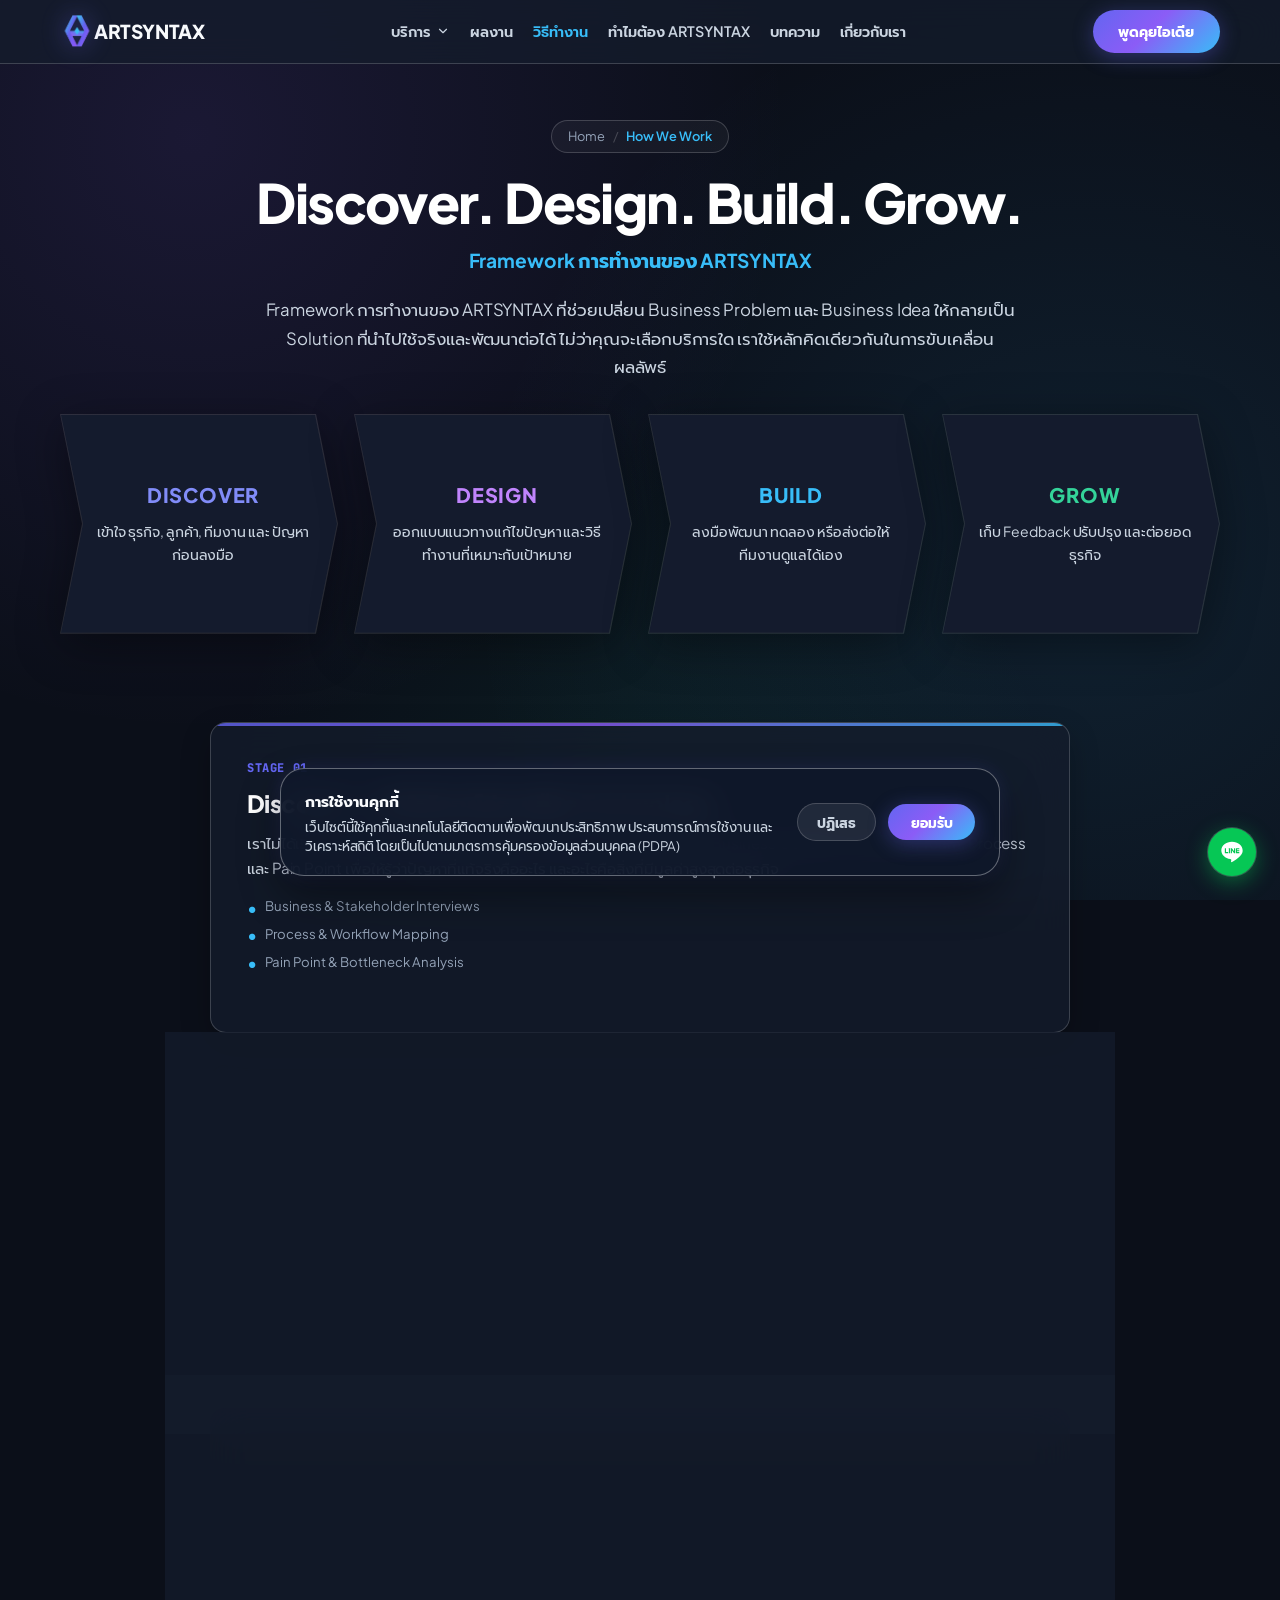
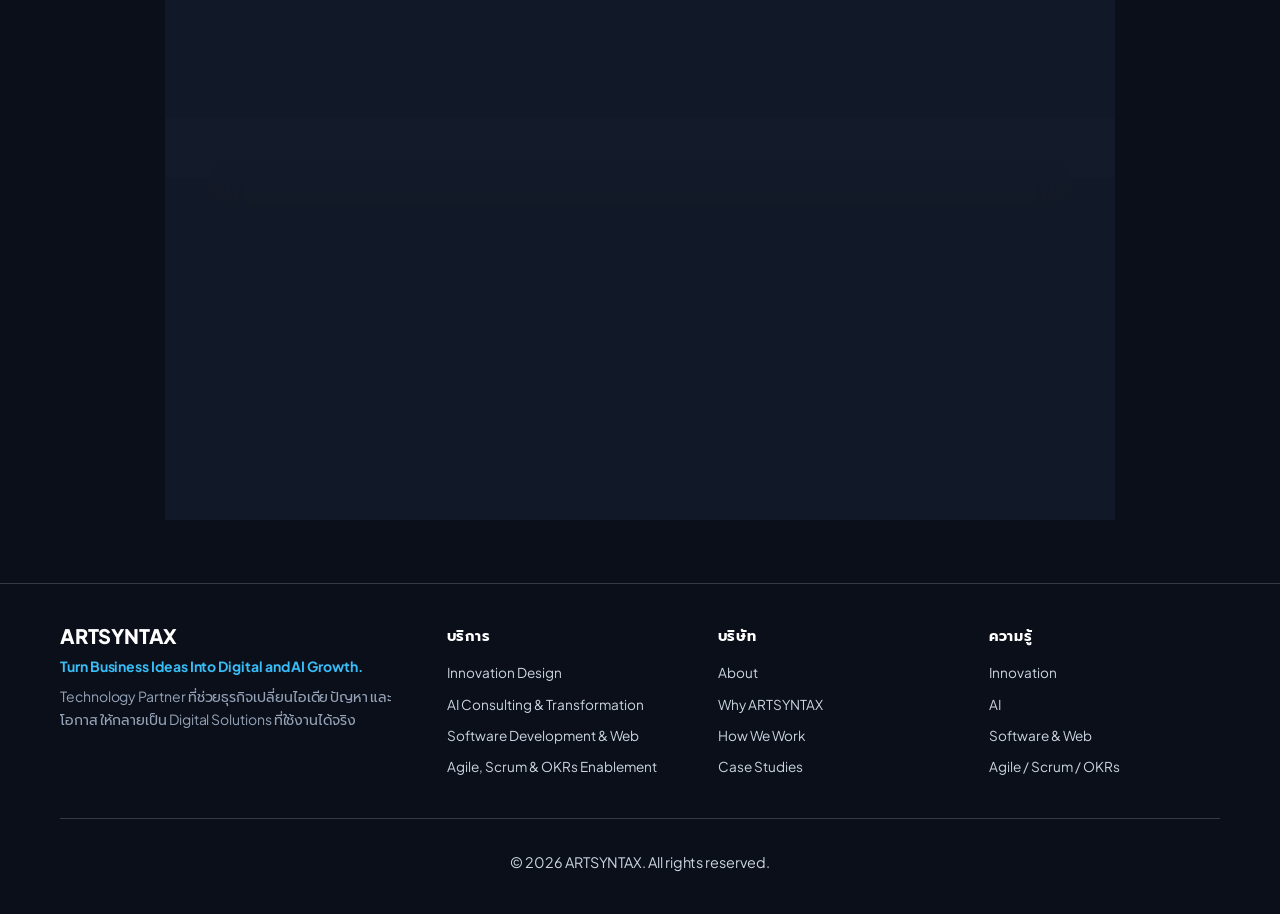
<file: how-we-work/index.html>
<!DOCTYPE html>
<html lang="th">
<head>
    <meta charset="UTF-8">
    <meta name="viewport" content="width=device-width, initial-scale=1.0, maximum-scale=5.0">
    <title>วิธีทำงานของ ARTSYNTAX | Discover Design Build Grow</title>
    <meta name="description" content="Framework การทำงานของ ARTSYNTAX: Discover. Design. Build. Grow. ช่วยเปลี่ยน Business Problem และไอเดียธุรกิจให้เป็น Solution ที่นำไปใช้จริงและพัฒนาต่อได้">
    <meta name="author" content="ARTSYNTAX Solution Studio">
    <meta name="robots" content="index, follow, max-snippet:-1, max-image-preview:large, max-video-preview:-1">
    <meta name="theme-color" content="#0b0f19">

    <!-- Favicon & Canonical -->
    <link rel="icon" href="../image/logo.png" type="image/png">
    <link rel="canonical" href="https://artsyntax.app/how-we-work/">

    <!-- Open Graph / Social Tags -->
    <meta property="og:locale" content="th_TH">
    <meta property="og:type" content="website">
    <meta property="og:title" content="วิธีทำงานของ ARTSYNTAX | Discover Design Build Grow">
    <meta property="og:description" content="Framework การทำงานของ ARTSYNTAX: Discover. Design. Build. Grow. ช่วยเปลี่ยน Business Problem และไอเดียธุรกิจให้เป็น Solution ที่นำไปใช้จริงและพัฒนาต่อได้">
    <meta property="og:url" content="https://artsyntax.app/how-we-work/">
    <meta property="og:site_name" content="ARTSYNTAX">
    <meta property="og:image" content="https://artsyntax.app/og-image.png">

    <!-- Twitter Card -->
    <meta name="twitter:card" content="summary_large_image">
    <meta name="twitter:title" content="วิธีทำงานของ ARTSYNTAX | Discover Design Build Grow">
    <meta name="twitter:description" content="Framework การทำงานของ ARTSYNTAX: Discover. Design. Build. Grow. ช่วยเปลี่ยน Business Problem และไอเดียธุรกิจให้เป็น Solution ที่นำไปใช้จริงและพัฒนาต่อได้">
    <meta name="twitter:image" content="https://artsyntax.app/og-image.png">

    <link rel="stylesheet" href="../css/styles.css">
    
    <!-- Google Fonts -->
    <link rel="preconnect" href="https://fonts.googleapis.com">
    <link rel="preconnect" href="https://fonts.gstatic.com" crossorigin>
    <link href="https://fonts.googleapis.com/css2?family=Plus+Jakarta+Sans:wght@400;500;600;700;800&family=Prompt:wght@300;400;500;600;700;800&family=JetBrains+Mono:wght@400;500;600;700&display=swap" rel="stylesheet">
    
    <script type="application/ld+json">
    {
      "@context": "https://schema.org",
      "@type": "BreadcrumbList",
      "itemListElement": [
        { "@type": "ListItem", "position": 1, "name": "Home", "item": "https://artsyntax.app/" },
        { "@type": "ListItem", "position": 2, "name": "How We Work", "item": "https://artsyntax.app/how-we-work/" }
      ]
    }
    </script>
</head>
<body>
    <!-- Header Navigation -->
    <header class="navbar">
        <div class="container nav-wrapper">
            <a href="../" class="logo" aria-label="ARTSYNTAX Home">
                <img src="../image/logo.png" alt="ARTSYNTAX" class="logo-img">
                <span>ARTSYNTAX</span>
            </a>

            <nav aria-label="Main Navigation">
                <ul class="nav-links">
                    <li class="nav-item-dropdown">
                        <a href="../services/" class="nav-link nav-dropdown-toggle">
                            <span>บริการ</span>
                            <svg viewBox="0 0 24 24" fill="none" stroke="currentColor" stroke-width="2" stroke-linecap="round" stroke-linejoin="round"><polyline points="6 9 12 15 18 9"></polyline></svg>
                        </a>
                        <div class="dropdown-menu">
                            <a href="../services/innovation-design/" class="dropdown-item">
                                <div class="dropdown-item-title"><span class="tag">01</span> Innovation Design</div>
                                <div class="dropdown-item-desc">เปลี่ยนไอเดียและปัญหาธุรกิจให้เป็น Solution</div>
                            </a>
                            <a href="../services/ai-consulting-transformation/" class="dropdown-item">
                                <div class="dropdown-item-title"><span class="tag">02</span> AI Consulting & Transformation</div>
                                <div class="dropdown-item-desc">ค้นหาโอกาสและนำ AI มาใช้ในธุรกิจจริง</div>
                            </a>
                            <a href="../services/software-development-web/" class="dropdown-item">
                                <div class="dropdown-item-title"><span class="tag">03</span> Software Development & Web</div>
                                <div class="dropdown-item-desc">พัฒนา Website, Web App และ Software</div>
                            </a>
                            <a href="../services/agile-scrum-okrs/" class="dropdown-item">
                                <div class="dropdown-item-title"><span class="tag">04</span> Agile, Scrum & OKRs Enablement</div>
                                <div class="dropdown-item-desc">ยกระดับทีม วิธีทำงาน และการ Execution</div>
                            </a>
                        </div>
                    </li>
                    <li><a href="../case-studies/" class="nav-link">ผลงาน</a></li>
                    <li><a href="" class="nav-link active" style="color: var(--accent-cyan);">วิธีทำงาน</a></li>
                    <li><a href="../why-artsyntax/" class="nav-link">ทำไมต้อง ARTSYNTAX</a></li>
                    <li><a href="../insights/" class="nav-link">บทความ</a></li>
                    <li><a href="../about/" class="nav-link">เกี่ยวกับเรา</a></li>
                </ul>
            </nav>

            <div class="nav-actions">
                <a href="../contact/" class="btn btn-primary">
                    <span>พูดคุยไอเดีย</span>
                </a>
                <button class="mobile-toggle" id="mobileToggle" aria-label="เปิดเมนู" aria-expanded="false">
                    <svg width="20" height="20" viewBox="0 0 24 24" fill="none" stroke="currentColor" stroke-width="2" stroke-linecap="round" stroke-linejoin="round"><line x1="3" y1="12" x2="21" y2="12"></line><line x1="3" y1="6" x2="21" y2="6"></line><line x1="3" y1="18" x2="21" y2="18"></line></svg>
                </button>
            </div>
        </div>
    </header>

    <!-- Mobile Drawer -->
    <div class="mobile-drawer" id="mobileDrawer">
        <a href="../services/" class="mobile-nav-link">บริการ</a>
        <a href="../services/innovation-design/" class="mobile-nav-sublink">• Innovation Design</a>
        <a href="../services/ai-consulting-transformation/" class="mobile-nav-sublink">• AI Consulting & Transformation</a>
        <a href="../services/software-development-web/" class="mobile-nav-sublink">• Software Development & Web</a>
        <a href="../services/agile-scrum-okrs/" class="mobile-nav-sublink">• Agile, Scrum & OKRs Enablement</a>
        <a href="../case-studies/" class="mobile-nav-link">ผลงาน</a>
        <a href="" class="mobile-nav-link" style="color: var(--accent-cyan);">วิธีทำงาน</a>
        <a href="../why-artsyntax/" class="mobile-nav-link">ทำไมต้อง ARTSYNTAX</a>
        <a href="../insights/" class="mobile-nav-link">บทความ</a>
        <a href="../about/" class="mobile-nav-link">เกี่ยวกับเรา</a>
        <div style="margin-top: auto;">
            <a href="../contact/" class="btn btn-primary" style="width: 100%;">
                <span>พูดคุยไอเดีย</span>
            </a>
        </div>
    </div>

    <main>
        <!-- Page Hero -->
        <section class="page-hero">
            <div class="container">
                <div class="breadcrumb-nav">
                    <ul class="breadcrumb-list">
                        <li><a href="../">Home</a></li>
                        <li><span class="separator">/</span></li>
                        <li><span class="current">How We Work</span></li>
                    </ul>
                </div>
                
                <h1 style="font-size: clamp(2.1rem, 4.5vw, 3.4rem); font-weight: 800; color: white; margin-bottom: 0.85rem;">
                    Discover. Design. Build. Grow.
                </h1>
                
                <div style="font-size: 1.2rem; font-weight: 700; color: var(--accent-cyan); margin-bottom: 1.25rem;">
                    Framework การทำงานของ ARTSYNTAX
                </div>

                <p style="font-size: 1.05rem; color: var(--text-secondary); max-width: 760px; margin: 0 auto 1.5rem; line-height: 1.7;">
                    Framework การทำงานของ ARTSYNTAX ที่ช่วยเปลี่ยน Business Problem และ Business Idea ให้กลายเป็น Solution ที่นำไปใช้จริงและพัฒนาต่อได้ ไม่ว่าคุณจะเลือกบริการใด เราใช้หลักคิดเดียวกันในการขับเคลื่อนผลลัพธ์
                </p>

                <div class="chevron-grid" style="margin-top: 2rem; margin-bottom: 2rem;">
                    <!-- 01 DISCOVER -->
                    <div class="chevron-card step-discover reveal">
                        <h3>DISCOVER</h3>
                        <p>เข้าใจ ธุรกิจ, ลูกค้า, ทีมงาน และ ปัญหา ก่อนลงมือ</p>
                    </div>

                    <!-- 02 DESIGN -->
                    <div class="chevron-card step-design reveal">
                        <h3>DESIGN</h3>
                        <p>ออกแบบแนวทางแก้ไขปัญหา และวิธีทำงานที่เหมาะกับเป้าหมาย</p>
                    </div>

                    <!-- 03 BUILD -->
                    <div class="chevron-card step-build reveal">
                        <h3>BUILD</h3>
                        <p>ลงมือพัฒนา ทดลอง หรือส่งต่อให้ทีมงานดูแลได้เอง</p>
                    </div>

                    <!-- 04 GROW -->
                    <div class="chevron-card step-grow reveal">
                        <h3>GROW</h3>
                        <p>เก็บ Feedback ปรับปรุง และต่อยอดธุรกิจ</p>
                    </div>
                </div>
            </div>
        </section>

        <!-- 4 Framework Stages Detailed -->
        <section class="section-padding" style="padding-top: 0;">
            <div class="container">
                <div style="display: flex; flex-direction: column; gap: 2rem; max-width: 860px; margin: 0 auto;">
                    
                    <!-- 01 Discover -->
                    <div class="glass-card lifecycle-card reveal" style="padding: 2.25rem;">
                        <span class="lifecycle-step-tag">STAGE 01</span>
                        <h2 style="font-size: 1.5rem; font-weight: 800; color: white; margin: 0.25rem 0 0.75rem;">
                            Discover — เข้าใจโจทย์ก่อนเลือก Technology
                        </h2>
                        <p style="font-size: 0.95rem; color: var(--text-secondary); line-height: 1.65; margin-bottom: 1rem;">
                            เราไม่ได้เริ่มจากคำถามว่า “จะใช้เทคโนโลยีอะไร” แต่เริ่มจากการทำความเข้าใจ Business Context, Customer, Team, Process และ Pain Point เพื่อให้รู้ว่าปัญหาที่แท้จริงคืออะไร และอะไรคือสิ่งที่มีมูลค่าสูงสุดต่อธุรกิจ
                        </p>
                        <ul class="lifecycle-services-list">
                            <li>Business & Stakeholder Interviews</li>
                            <li>Process & Workflow Mapping</li>
                            <li>Pain Point & Bottleneck Analysis</li>
                        </ul>
                    </div>

                    <!-- 02 Design -->
                    <div class="glass-card lifecycle-card reveal" style="padding: 2.25rem;">
                        <span class="lifecycle-step-tag" style="color: var(--accent-purple);">STAGE 02</span>
                        <h2 style="font-size: 1.5rem; font-weight: 800; color: white; margin: 0.25rem 0 0.75rem;">
                            Design — ออกแบบแนวทางที่เหมาะกับธุรกิจ
                        </h2>
                        <p style="font-size: 0.95rem; color: var(--text-secondary); line-height: 1.65; margin-bottom: 1rem;">
                            ออกแบบ Solution, Product Architecture, UX/UI Wireframe หรือวิธีทำงานของทีม ให้สอดคล้องกับเป้าหมาย ทรัพยากร และงบประมาณของธุรกิจ เพื่อให้เห็นภาพตรงกันและลดความเสี่ยงก่อนลงทุนจริง
                        </p>
                        <ul class="lifecycle-services-list">
                            <li>Solution & Architecture Design</li>
                            <li>UX/UI Wireframing & Interactive Prototype</li>
                            <li>Roadmap & Technical Scope Definition</li>
                        </ul>
                    </div>

                    <!-- 03 Build -->
                    <div class="glass-card lifecycle-card reveal" style="padding: 2.25rem;">
                        <span class="lifecycle-step-tag" style="color: var(--accent-cyan);">STAGE 03</span>
                        <h2 style="font-size: 1.5rem; font-weight: 800; color: white; margin: 0.25rem 0 0.75rem;">
                            Build — ทำให้เกิดขึ้นจริง
                        </h2>
                        <p style="font-size: 0.95rem; color: var(--text-secondary); line-height: 1.65; margin-bottom: 1rem;">
                            ลงมือพัฒนา Website, Web Application, Custom Software, พัฒนาระบบ AI หรือ Enable ทีมด้วย Agile & OKRs เพื่อให้ได้ระบบหรือผลงานที่พร้อมนำไปใช้งานจริงได้อย่างมีเสถียรภาพ
                        </p>
                        <ul class="lifecycle-services-list">
                            <li>Iterative & Agile Development</li>
                            <li>Quality Assurance & Security Testing</li>
                            <li>Deployment & System Integration</li>
                        </ul>
                    </div>

                    <!-- 04 Grow -->
                    <div class="glass-card lifecycle-card reveal" style="padding: 2.25rem;">
                        <span class="lifecycle-step-tag" style="color: var(--accent-emerald);">STAGE 04</span>
                        <h2 style="font-size: 1.5rem; font-weight: 800; color: white; margin: 0.25rem 0 0.75rem;">
                            Grow — เรียนรู้และต่อยอด
                        </h2>
                        <p style="font-size: 0.95rem; color: var(--text-secondary); line-height: 1.65; margin-bottom: 1rem;">
                            หลังเปิดใช้งานจริง เราช่วยติดตามผลลัพธ์ เก็บ Feedback ปรับปรุง Performance และวางแผนต่อยอดระบบเมื่อธุรกิจเติบโตขึ้น เพื่อให้เทคโนโลยีสร้างผลตอบแทนที่คุ้มค่าอย่างต่อเนื่อง
                        </p>
                        <ul class="lifecycle-services-list">
                            <li>Performance & Analytics Tracking</li>
                            <li>Continuous Improvement & Feature Enhancements</li>
                            <li>Knowledge Transfer & Team Training</li>
                        </ul>
                    </div>
                </div>
            </div>
        </section>
    </main>

    <!-- Footer -->
    <footer>
        <div class="container">
            <div class="footer-wrapper">
                <div class="footer-brand">
                    <h4>ARTSYNTAX</h4>
                    <p style="font-weight: 700; color: var(--accent-cyan); margin-bottom: 0.5rem;">Turn Business Ideas Into Digital and AI Growth.</p>
                    <p>Technology Partner ที่ช่วยธุรกิจเปลี่ยนไอเดีย ปัญหา และโอกาส ให้กลายเป็น Digital Solutions ที่ใช้งานได้จริง</p>
                </div>

                <div class="footer-col">
                    <h5>บริการ</h5>
                    <ul class="footer-links">
                        <li><a href="../services/innovation-design/">Innovation Design</a></li>
                        <li><a href="../services/ai-consulting-transformation/">AI Consulting & Transformation</a></li>
                        <li><a href="../services/software-development-web/">Software Development & Web</a></li>
                        <li><a href="../services/agile-scrum-okrs/">Agile, Scrum & OKRs Enablement</a></li>
                    </ul>
                </div>

                <div class="footer-col">
                    <h5>บริษัท</h5>
                    <ul class="footer-links">
                        <li><a href="../about/">About</a></li>
                        <li><a href="../why-artsyntax/">Why ARTSYNTAX</a></li>
                        <li><a href="">How We Work</a></li>
                        <li><a href="../case-studies/">Case Studies</a></li>
                    </ul>
                </div>

                <div class="footer-col">
                    <h5>ความรู้</h5>
                    <ul class="footer-links">
                        <li><a href="../insights/">Innovation</a></li>
                        <li><a href="../insights/">AI</a></li>
                        <li><a href="../insights/">Software & Web</a></li>
                        <li><a href="../insights/">Agile / Scrum / OKRs</a></li>
                    </ul>
                </div>
            </div>

            <div class="footer-bottom-bar">
                <p>&copy; 2026 ARTSYNTAX. All rights reserved.</p>
            </div>
        </div>
    </footer>

    <!-- Interactive Glassmorphic Floating Chat Box Widget -->
    <div id="chatWidgetCard" class="chat-widget-card" style="display: none;">
        <div class="chat-widget-header">
            <div class="chat-avatar-box">
                <img src="../image/logo.png" alt="ARTSYNTAX" class="chat-avatar-img">
                <span class="chat-online-dot"></span>
            </div>
            <div class="chat-header-info">
                <span class="chat-header-title">ARTSYNTAX Specialist</span>
                <span class="chat-header-status">🟢 พร้อมให้คำปรึกษาฟรี</span>
            </div>
            <button type="button" id="btnCloseChatWidget" class="btn-close-chat" aria-label="ปิดกล่องแชท">✕</button>
        </div>
        <div class="chat-widget-body">
            <div class="chat-bubble-msg">
                <p>สวัสดีครับ! 👋 มีโจทย์ด้าน <strong>Innovation, AI, Software</strong> หรือ <strong>การทำงานของทีม</strong> พูดคุยกับทีม ARTSYNTAX ได้เลยครับ</p>
                <span class="chat-msg-time">Just now</span>
            </div>
        </div>
        <div class="chat-widget-footer">
            <a href="https://lin.ee/Y8pm6YV" target="_blank" rel="noopener noreferrer" class="btn btn-chat-line">
                <img src="../image/Line.svg" alt="LINE" class="line-btn-icon">
                <span>พูดคุยทันทีผ่าน LINE OA</span>
            </a>
            <a href="../contact/" id="btnGoToForm" class="btn btn-chat-form">
                <span>นัดคุยเพื่อวางแนวทางธุรกิจฟรี</span>
            </a>
        </div>
    </div>

    <!-- Floating Chat Trigger Button -->
    <button type="button" id="btnToggleChatWidget" class="line-float-bubble" aria-label="เปิดกล่องแชทปรึกษาฟรี">
        <img src="../image/Line.svg" alt="LINE" class="line-bubble-icon">
        <span class="line-bubble-tooltip">พูดคุยไอเดีย</span>
    </button>

    <!-- Glassmorphic Cookie Consent Banner (PDPA / GDPR Compliant) -->
    <div id="cookieBanner" class="cookie-banner" style="display: none;">
        <div class="cookie-content">
            <div class="cookie-text">
                <span class="cookie-title">การใช้งานคุกกี้</span>
                <p>เว็บไซต์นี้ใช้คุกกี้และเทคโนโลยีติดตามเพื่อพัฒนาประสิทธิภาพ ประสบการณ์การใช้งาน และวิเคราะห์สถิติ โดยเป็นไปตามมาตรการคุ้มครองข้อมูลส่วนบุคคล (PDPA)</p>
            </div>
            <div class="cookie-actions">
                <button type="button" id="btnDeclineCookies" class="btn btn-cookie-decline">ปฏิเสธ</button>
                <button type="button" id="btnAcceptCookies" class="btn btn-primary btn-cookie-accept">ยอมรับ</button>
            </div>
        </div>
    </div>

    <script src="../js/app.js"></script>
</body>
</html>
</file>
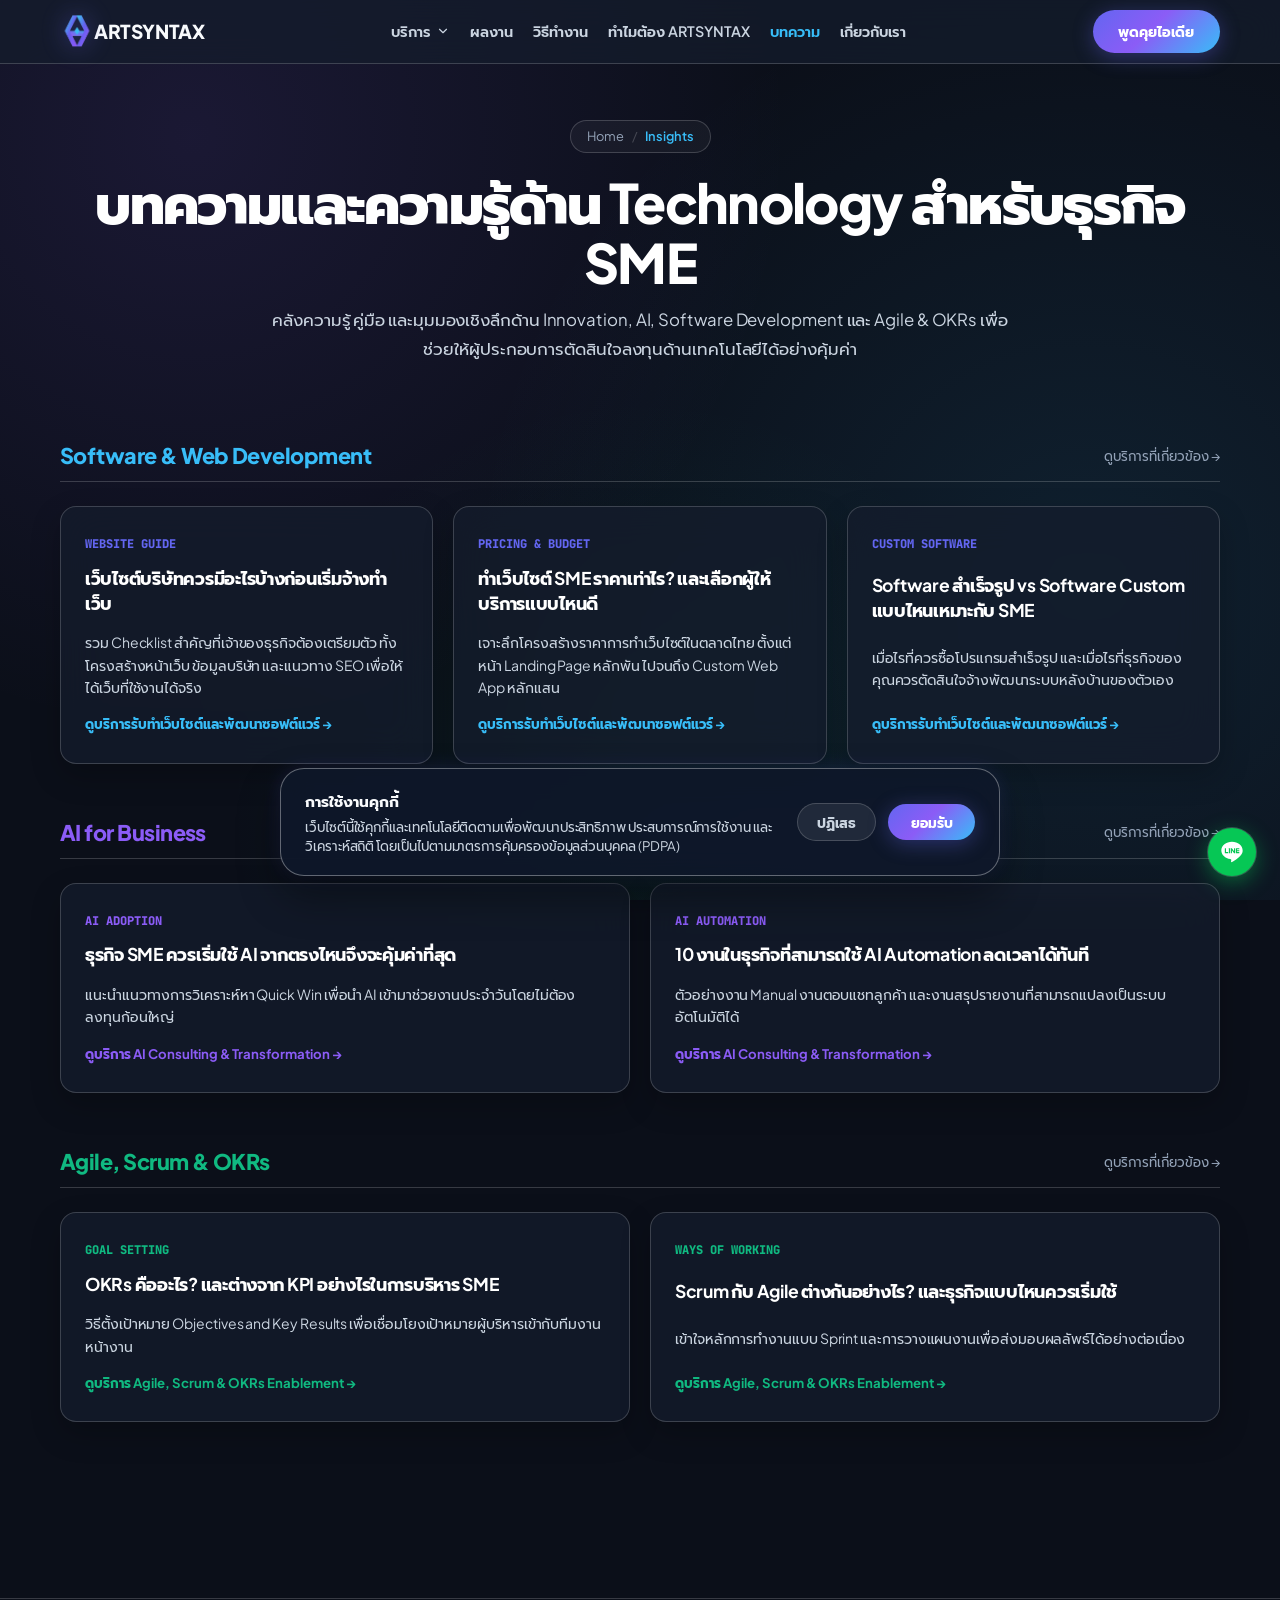
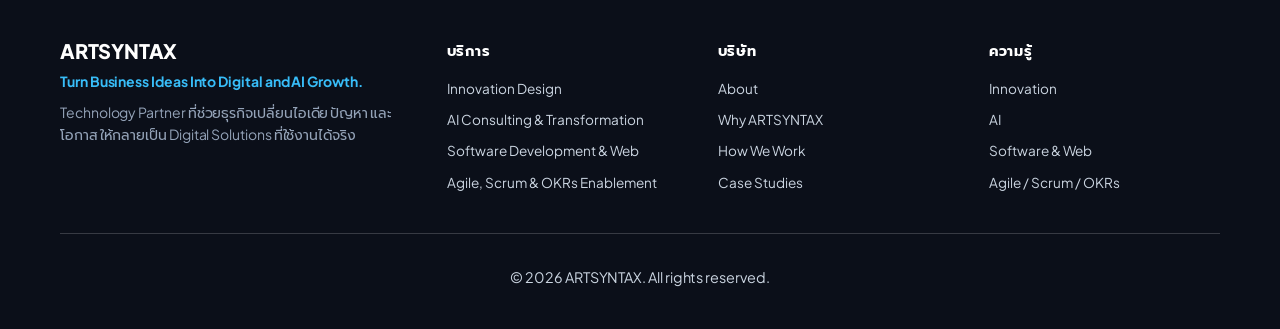
<file: insights/index.html>
<!DOCTYPE html>
<html lang="th">
<head>
    <meta charset="UTF-8">
    <meta name="viewport" content="width=device-width, initial-scale=1.0, maximum-scale=5.0">
    <title>บทความ AI เว็บไซต์ Software และ Digital Business สำหรับ SME | ARTSYNTAX</title>
    <meta name="description" content="คลังบทความและคู่มือความรู้ด้าน Innovation, AI สำหรับธุรกิจ, การทำเว็บไซต์, การพัฒนาซอฟต์แวร์ และ Agile & OKRs เพื่อช่วยให้ผู้ประกอบการตัดสินใจได้อย่างมั่นใจ">
    <meta name="author" content="ARTSYNTAX Solution Studio">
    <meta name="robots" content="index, follow, max-snippet:-1, max-image-preview:large, max-video-preview:-1">
    <meta name="theme-color" content="#0b0f19">

    <!-- Favicon & Canonical -->
    <link rel="icon" href="../image/logo.png" type="image/png">
    <link rel="canonical" href="https://artsyntax.app/insights/">

    <!-- Open Graph / Social Tags -->
    <meta property="og:locale" content="th_TH">
    <meta property="og:type" content="website">
    <meta property="og:title" content="บทความ AI เว็บไซต์ Software และ Digital Business สำหรับ SME | ARTSYNTAX">
    <meta property="og:description" content="คลังบทความและคู่มือความรู้ด้าน Innovation, AI สำหรับธุรกิจ, การทำเว็บไซต์, การพัฒนาซอฟต์แวร์ และ Agile & OKRs เพื่อช่วยให้ผู้ประกอบการตัดสินใจได้อย่างมั่นใจ">
    <meta property="og:url" content="https://artsyntax.app/insights/">
    <meta property="og:site_name" content="ARTSYNTAX">
    <meta property="og:image" content="https://artsyntax.app/og-image.png">

    <!-- Twitter Card -->
    <meta name="twitter:card" content="summary_large_image">
    <meta name="twitter:title" content="บทความ AI เว็บไซต์ Software และ Digital Business สำหรับ SME | ARTSYNTAX">
    <meta name="twitter:description" content="คลังบทความและคู่มือความรู้ด้าน Innovation, AI สำหรับธุรกิจ, การทำเว็บไซต์, การพัฒนาซอฟต์แวร์ และ Agile & OKRs เพื่อช่วยให้ผู้ประกอบการตัดสินใจได้อย่างมั่นใจ">
    <meta name="twitter:image" content="https://artsyntax.app/og-image.png">

    <link rel="stylesheet" href="../css/styles.css">
    
    <!-- Google Fonts -->
    <link rel="preconnect" href="https://fonts.googleapis.com">
    <link rel="preconnect" href="https://fonts.gstatic.com" crossorigin>
    <link href="https://fonts.googleapis.com/css2?family=Plus+Jakarta+Sans:wght@400;500;600;700;800&family=Prompt:wght@300;400;500;600;700;800&family=JetBrains+Mono:wght@400;500;600;700&display=swap" rel="stylesheet">
    
    <script type="application/ld+json">
    {
      "@context": "https://schema.org",
      "@type": "BreadcrumbList",
      "itemListElement": [
        { "@type": "ListItem", "position": 1, "name": "Home", "item": "https://artsyntax.app/" },
        { "@type": "ListItem", "position": 2, "name": "Insights", "item": "https://artsyntax.app/insights/" }
      ]
    }
    </script>
</head>
<body>
    <!-- Header Navigation -->
    <header class="navbar">
        <div class="container nav-wrapper">
            <a href="../" class="logo" aria-label="ARTSYNTAX Home">
                <img src="../image/logo.png" alt="ARTSYNTAX" class="logo-img">
                <span>ARTSYNTAX</span>
            </a>

            <nav aria-label="Main Navigation">
                <ul class="nav-links">
                    <li class="nav-item-dropdown">
                        <a href="../services/" class="nav-link nav-dropdown-toggle">
                            <span>บริการ</span>
                            <svg viewBox="0 0 24 24" fill="none" stroke="currentColor" stroke-width="2" stroke-linecap="round" stroke-linejoin="round"><polyline points="6 9 12 15 18 9"></polyline></svg>
                        </a>
                        <div class="dropdown-menu">
                            <a href="../services/innovation-design/" class="dropdown-item">
                                <div class="dropdown-item-title"><span class="tag">01</span> Innovation Design</div>
                                <div class="dropdown-item-desc">เปลี่ยนไอเดียและปัญหาธุรกิจให้เป็น Solution</div>
                            </a>
                            <a href="../services/ai-consulting-transformation/" class="dropdown-item">
                                <div class="dropdown-item-title"><span class="tag">02</span> AI Consulting & Transformation</div>
                                <div class="dropdown-item-desc">ค้นหาโอกาสและนำ AI มาใช้ในธุรกิจจริง</div>
                            </a>
                            <a href="../services/software-development-web/" class="dropdown-item">
                                <div class="dropdown-item-title"><span class="tag">03</span> Software Development & Web</div>
                                <div class="dropdown-item-desc">พัฒนา Website, Web App และ Software</div>
                            </a>
                            <a href="../services/agile-scrum-okrs/" class="dropdown-item">
                                <div class="dropdown-item-title"><span class="tag">04</span> Agile, Scrum & OKRs Enablement</div>
                                <div class="dropdown-item-desc">ยกระดับทีม วิธีทำงาน และการ Execution</div>
                            </a>
                        </div>
                    </li>
                    <li><a href="../case-studies/" class="nav-link">ผลงาน</a></li>
                    <li><a href="../how-we-work/" class="nav-link">วิธีทำงาน</a></li>
                    <li><a href="../why-artsyntax/" class="nav-link">ทำไมต้อง ARTSYNTAX</a></li>
                    <li><a href="" class="nav-link active" style="color: var(--accent-cyan);">บทความ</a></li>
                    <li><a href="../about/" class="nav-link">เกี่ยวกับเรา</a></li>
                </ul>
            </nav>

            <div class="nav-actions">
                <a href="../contact/" class="btn btn-primary">
                    <span>พูดคุยไอเดีย</span>
                </a>
                <button class="mobile-toggle" id="mobileToggle" aria-label="เปิดเมนู" aria-expanded="false">
                    <svg width="20" height="20" viewBox="0 0 24 24" fill="none" stroke="currentColor" stroke-width="2" stroke-linecap="round" stroke-linejoin="round"><line x1="3" y1="12" x2="21" y2="12"></line><line x1="3" y1="6" x2="21" y2="6"></line><line x1="3" y1="18" x2="21" y2="18"></line></svg>
                </button>
            </div>
        </div>
    </header>

    <!-- Mobile Drawer -->
    <div class="mobile-drawer" id="mobileDrawer">
        <a href="../services/" class="mobile-nav-link">บริการ</a>
        <a href="../services/innovation-design/" class="mobile-nav-sublink">• Innovation Design</a>
        <a href="../services/ai-consulting-transformation/" class="mobile-nav-sublink">• AI Consulting & Transformation</a>
        <a href="../services/software-development-web/" class="mobile-nav-sublink">• Software Development & Web</a>
        <a href="../services/agile-scrum-okrs/" class="mobile-nav-sublink">• Agile, Scrum & OKRs Enablement</a>
        <a href="../case-studies/" class="mobile-nav-link">ผลงาน</a>
        <a href="../how-we-work/" class="mobile-nav-link">วิธีทำงาน</a>
        <a href="../why-artsyntax/" class="mobile-nav-link">ทำไมต้อง ARTSYNTAX</a>
        <a href="" class="mobile-nav-link" style="color: var(--accent-cyan);">บทความ</a>
        <a href="../about/" class="mobile-nav-link">เกี่ยวกับเรา</a>
        <div style="margin-top: auto;">
            <a href="../contact/" class="btn btn-primary" style="width: 100%;">
                <span>พูดคุยไอเดีย</span>
            </a>
        </div>
    </div>

    <main>
        <!-- Page Hero -->
        <section class="page-hero">
            <div class="container">
                <div class="breadcrumb-nav">
                    <ul class="breadcrumb-list">
                        <li><a href="../">Home</a></li>
                        <li><span class="separator">/</span></li>
                        <li><span class="current">Insights</span></li>
                    </ul>
                </div>
                
                <h1 style="font-size: clamp(2.1rem, 4.5vw, 3.4rem); font-weight: 800; color: white; margin-bottom: 0.85rem;">
                    บทความและความรู้ด้าน Technology สำหรับธุรกิจ SME
                </h1>
                
                <p style="font-size: 1.05rem; color: var(--text-secondary); max-width: 760px; margin: 0 auto 1.5rem; line-height: 1.7;">
                    คลังความรู้ คู่มือ และมุมมองเชิงลึกด้าน Innovation, AI, Software Development และ Agile & OKRs เพื่อช่วยให้ผู้ประกอบการตัดสินใจลงทุนด้านเทคโนโลยีได้อย่างคุ้มค่า
                </p>
            </div>
        </section>

        <!-- Articles by Category -->
        <section class="section-padding" style="padding-top: 0;">
            <div class="container">
                
                <!-- Category 1: Website & Software -->
                <div style="margin-bottom: 3.5rem;">
                    <div style="display: flex; align-items: center; justify-content: space-between; margin-bottom: 1.5rem; border-bottom: 1px solid var(--border-glass); padding-bottom: 0.75rem;">
                        <h2 style="font-size: 1.35rem; color: var(--accent-cyan); font-weight: 800; margin: 0;">Software & Web Development</h2>
                        <a href="../services/software-development-web/" style="font-size: 0.825rem; color: var(--text-muted);">ดูบริการที่เกี่ยวข้อง →</a>
                    </div>

                    <div class="insights-grid" style="margin-top: 1rem;">
                        <div class="glass-card insight-card reveal">
                            <span class="insight-category">Website Guide</span>
                            <h3>เว็บไซต์บริษัทควรมีอะไรบ้างก่อนเริ่มจ้างทำเว็บ</h3>
                            <p style="font-size: 0.875rem; color: var(--text-secondary); line-height: 1.6; margin-bottom: 1rem;">
                                รวม Checklist สำคัญที่เจ้าของธุรกิจต้องเตรียมตัว ทั้งโครงสร้างหน้าเว็บ ข้อมูลบริษัท และแนวทาง SEO เพื่อให้ได้เว็บที่ใช้งานได้จริง
                            </p>
                            <a href="../services/software-development-web/" style="font-size: 0.825rem; color: var(--accent-cyan); font-weight: 700;">ดูบริการรับทำเว็บไซต์และพัฒนาซอฟต์แวร์ →</a>
                        </div>

                        <div class="glass-card insight-card reveal">
                            <span class="insight-category">Pricing & Budget</span>
                            <h3>ทำเว็บไซต์ SME ราคาเท่าไร? และเลือกผู้ให้บริการแบบไหนดี</h3>
                            <p style="font-size: 0.875rem; color: var(--text-secondary); line-height: 1.6; margin-bottom: 1rem;">
                                เจาะลึกโครงสร้างราคาการทำเว็บไซต์ในตลาดไทย ตั้งแต่หน้า Landing Page หลักพัน ไปจนถึง Custom Web App หลักแสน
                            </p>
                            <a href="../services/software-development-web/" style="font-size: 0.825rem; color: var(--accent-cyan); font-weight: 700;">ดูบริการรับทำเว็บไซต์และพัฒนาซอฟต์แวร์ →</a>
                        </div>

                        <div class="glass-card insight-card reveal">
                            <span class="insight-category">Custom Software</span>
                            <h3>Software สำเร็จรูป vs Software Custom แบบไหนเหมาะกับ SME</h3>
                            <p style="font-size: 0.875rem; color: var(--text-secondary); line-height: 1.6; margin-bottom: 1rem;">
                                เมื่อไรที่ควรซื้อโปรแกรมสำเร็จรูป และเมื่อไรที่ธุรกิจของคุณควรตัดสินใจจ้างพัฒนาระบบหลังบ้านของตัวเอง
                            </p>
                            <a href="../services/software-development-web/" style="font-size: 0.825rem; color: var(--accent-cyan); font-weight: 700;">ดูบริการรับทำเว็บไซต์และพัฒนาซอฟต์แวร์ →</a>
                        </div>
                    </div>
                </div>

                <!-- Category 2: AI for Business -->
                <div style="margin-bottom: 3.5rem;">
                    <div style="display: flex; align-items: center; justify-content: space-between; margin-bottom: 1.5rem; border-bottom: 1px solid var(--border-glass); padding-bottom: 0.75rem;">
                        <h2 style="font-size: 1.35rem; color: var(--accent-purple); font-weight: 800; margin: 0;">AI for Business</h2>
                        <a href="../services/ai-consulting-transformation/" style="font-size: 0.825rem; color: var(--text-muted);">ดูบริการที่เกี่ยวข้อง →</a>
                    </div>

                    <div class="insights-grid" style="margin-top: 1rem;">
                        <div class="glass-card insight-card reveal">
                            <span class="insight-category" style="color: var(--accent-purple);">AI Adoption</span>
                            <h3>ธุรกิจ SME ควรเริ่มใช้ AI จากตรงไหนจึงจะคุ้มค่าที่สุด</h3>
                            <p style="font-size: 0.875rem; color: var(--text-secondary); line-height: 1.6; margin-bottom: 1rem;">
                                แนะนำแนวทางการวิเคราะห์หา Quick Win เพื่อนำ AI เข้ามาช่วยงานประจำวันโดยไม่ต้องลงทุนก้อนใหญ่
                            </p>
                            <a href="../services/ai-consulting-transformation/" style="font-size: 0.825rem; color: var(--accent-purple); font-weight: 700;">ดูบริการ AI Consulting & Transformation →</a>
                        </div>

                        <div class="glass-card insight-card reveal">
                            <span class="insight-category" style="color: var(--accent-purple);">AI Automation</span>
                            <h3>10 งานในธุรกิจที่สามารถใช้ AI Automation ลดเวลาได้ทันที</h3>
                            <p style="font-size: 0.875rem; color: var(--text-secondary); line-height: 1.6; margin-bottom: 1rem;">
                                ตัวอย่างงาน Manual งานตอบแชทลูกค้า และงานสรุปรายงานที่สามารถแปลงเป็นระบบอัตโนมัติได้
                            </p>
                            <a href="../services/ai-consulting-transformation/" style="font-size: 0.825rem; color: var(--accent-purple); font-weight: 700;">ดูบริการ AI Consulting & Transformation →</a>
                        </div>
                    </div>
                </div>

                <!-- Category 3: Agile & OKRs -->
                <div style="margin-bottom: 3.5rem;">
                    <div style="display: flex; align-items: center; justify-content: space-between; margin-bottom: 1.5rem; border-bottom: 1px solid var(--border-glass); padding-bottom: 0.75rem;">
                        <h2 style="font-size: 1.35rem; color: var(--accent-emerald); font-weight: 800; margin: 0;">Agile, Scrum & OKRs</h2>
                        <a href="../services/agile-scrum-okrs/" style="font-size: 0.825rem; color: var(--text-muted);">ดูบริการที่เกี่ยวข้อง →</a>
                    </div>

                    <div class="insights-grid" style="margin-top: 1rem;">
                        <div class="glass-card insight-card reveal">
                            <span class="insight-category" style="color: var(--accent-emerald);">Goal Setting</span>
                            <h3>OKRs คืออะไร? และต่างจาก KPI อย่างไรในการบริหาร SME</h3>
                            <p style="font-size: 0.875rem; color: var(--text-secondary); line-height: 1.6; margin-bottom: 1rem;">
                                วิธีตั้งเป้าหมาย Objectives and Key Results เพื่อเชื่อมโยงเป้าหมายผู้บริหารเข้ากับทีมงานหน้างาน
                            </p>
                            <a href="../services/agile-scrum-okrs/" style="font-size: 0.825rem; color: var(--accent-emerald); font-weight: 700;">ดูบริการ Agile, Scrum & OKRs Enablement →</a>
                        </div>

                        <div class="glass-card insight-card reveal">
                            <span class="insight-category" style="color: var(--accent-emerald);">Ways of Working</span>
                            <h3>Scrum กับ Agile ต่างกันอย่างไร? และธุรกิจแบบไหนควรเริ่มใช้</h3>
                            <p style="font-size: 0.875rem; color: var(--text-secondary); line-height: 1.6; margin-bottom: 1rem;">
                                เข้าใจหลักการทำงานแบบ Sprint และการวางแผนงานเพื่อส่งมอบผลลัพธ์ได้อย่างต่อเนื่อง
                            </p>
                            <a href="../services/agile-scrum-okrs/" style="font-size: 0.825rem; color: var(--accent-emerald); font-weight: 700;">ดูบริการ Agile, Scrum & OKRs Enablement →</a>
                        </div>
                    </div>
                </div>
            </div>
        </section>
    </main>

    <!-- Footer -->
    <footer>
        <div class="container">
            <div class="footer-wrapper">
                <div class="footer-brand">
                    <h4>ARTSYNTAX</h4>
                    <p style="font-weight: 700; color: var(--accent-cyan); margin-bottom: 0.5rem;">Turn Business Ideas Into Digital and AI Growth.</p>
                    <p>Technology Partner ที่ช่วยธุรกิจเปลี่ยนไอเดีย ปัญหา และโอกาส ให้กลายเป็น Digital Solutions ที่ใช้งานได้จริง</p>
                </div>

                <div class="footer-col">
                    <h5>บริการ</h5>
                    <ul class="footer-links">
                        <li><a href="../services/innovation-design/">Innovation Design</a></li>
                        <li><a href="../services/ai-consulting-transformation/">AI Consulting & Transformation</a></li>
                        <li><a href="../services/software-development-web/">Software Development & Web</a></li>
                        <li><a href="../services/agile-scrum-okrs/">Agile, Scrum & OKRs Enablement</a></li>
                    </ul>
                </div>

                <div class="footer-col">
                    <h5>บริษัท</h5>
                    <ul class="footer-links">
                        <li><a href="../about/">About</a></li>
                        <li><a href="../why-artsyntax/">Why ARTSYNTAX</a></li>
                        <li><a href="../how-we-work/">How We Work</a></li>
                        <li><a href="../case-studies/">Case Studies</a></li>
                    </ul>
                </div>

                <div class="footer-col">
                    <h5>ความรู้</h5>
                    <ul class="footer-links">
                        <li><a href="">Innovation</a></li>
                        <li><a href="">AI</a></li>
                        <li><a href="">Software & Web</a></li>
                        <li><a href="">Agile / Scrum / OKRs</a></li>
                    </ul>
                </div>
            </div>

            <div class="footer-bottom-bar">
                <p>&copy; 2026 ARTSYNTAX. All rights reserved.</p>
            </div>
        </div>
    </footer>

    <!-- Interactive Glassmorphic Floating Chat Box Widget -->
    <div id="chatWidgetCard" class="chat-widget-card" style="display: none;">
        <div class="chat-widget-header">
            <div class="chat-avatar-box">
                <img src="../image/logo.png" alt="ARTSYNTAX" class="chat-avatar-img">
                <span class="chat-online-dot"></span>
            </div>
            <div class="chat-header-info">
                <span class="chat-header-title">ARTSYNTAX Specialist</span>
                <span class="chat-header-status">🟢 พร้อมให้คำปรึกษาฟรี</span>
            </div>
            <button type="button" id="btnCloseChatWidget" class="btn-close-chat" aria-label="ปิดกล่องแชท">✕</button>
        </div>
        <div class="chat-widget-body">
            <div class="chat-bubble-msg">
                <p>สวัสดีครับ! 👋 มีโจทย์ด้าน <strong>Innovation, AI, Software</strong> หรือ <strong>การทำงานของทีม</strong> พูดคุยกับทีม ARTSYNTAX ได้เลยครับ</p>
                <span class="chat-msg-time">Just now</span>
            </div>
        </div>
        <div class="chat-widget-footer">
            <a href="https://lin.ee/Y8pm6YV" target="_blank" rel="noopener noreferrer" class="btn btn-chat-line">
                <img src="../image/Line.svg" alt="LINE" class="line-btn-icon">
                <span>พูดคุยทันทีผ่าน LINE OA</span>
            </a>
            <a href="../contact/" id="btnGoToForm" class="btn btn-chat-form">
                <span>นัดคุยเพื่อวางแนวทางธุรกิจฟรี</span>
            </a>
        </div>
    </div>

    <!-- Floating Chat Trigger Button -->
    <button type="button" id="btnToggleChatWidget" class="line-float-bubble" aria-label="เปิดกล่องแชทปรึกษาฟรี">
        <img src="../image/Line.svg" alt="LINE" class="line-bubble-icon">
        <span class="line-bubble-tooltip">พูดคุยไอเดีย</span>
    </button>

    <!-- Glassmorphic Cookie Consent Banner (PDPA / GDPR Compliant) -->
    <div id="cookieBanner" class="cookie-banner" style="display: none;">
        <div class="cookie-content">
            <div class="cookie-text">
                <span class="cookie-title">การใช้งานคุกกี้</span>
                <p>เว็บไซต์นี้ใช้คุกกี้และเทคโนโลยีติดตามเพื่อพัฒนาประสิทธิภาพ ประสบการณ์การใช้งาน และวิเคราะห์สถิติ โดยเป็นไปตามมาตรการคุ้มครองข้อมูลส่วนบุคคล (PDPA)</p>
            </div>
            <div class="cookie-actions">
                <button type="button" id="btnDeclineCookies" class="btn btn-cookie-decline">ปฏิเสธ</button>
                <button type="button" id="btnAcceptCookies" class="btn btn-primary btn-cookie-accept">ยอมรับ</button>
            </div>
        </div>
    </div>

    <script src="../js/app.js"></script>
</body>
</html>
</file>
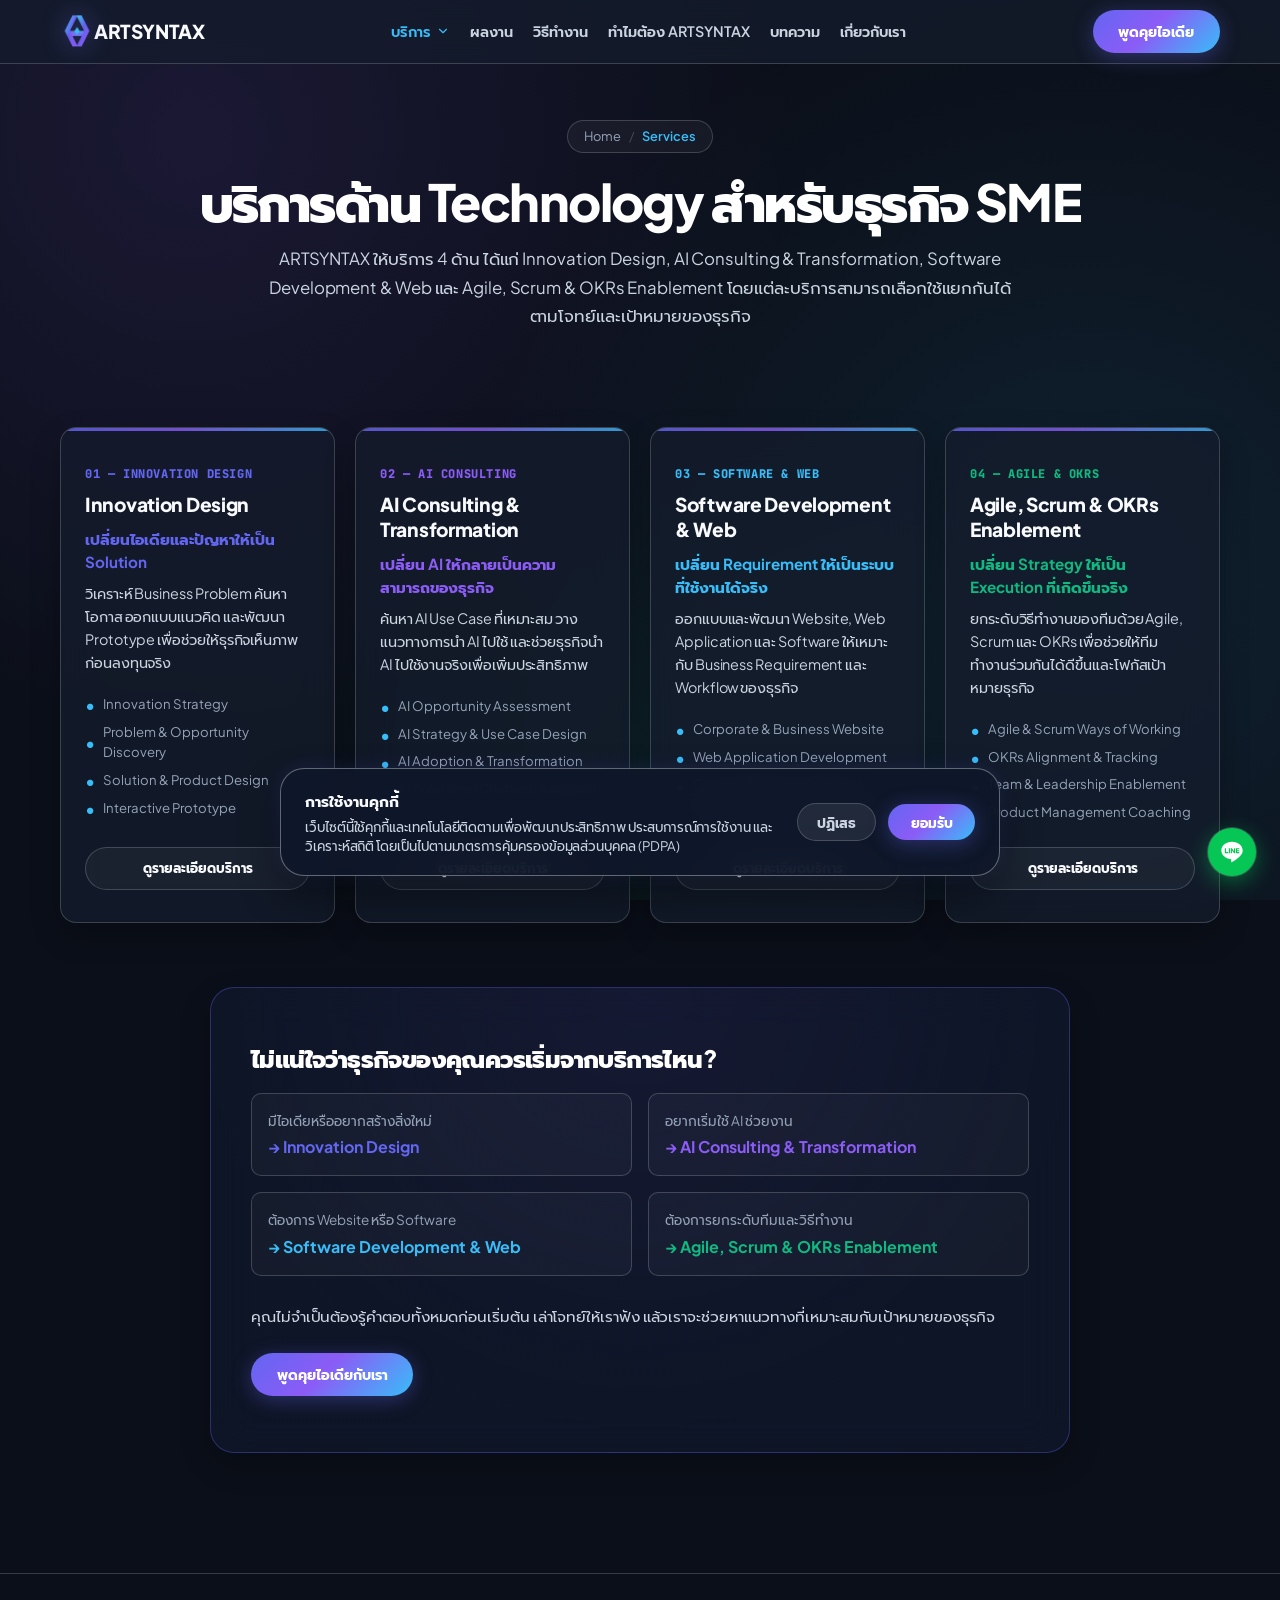
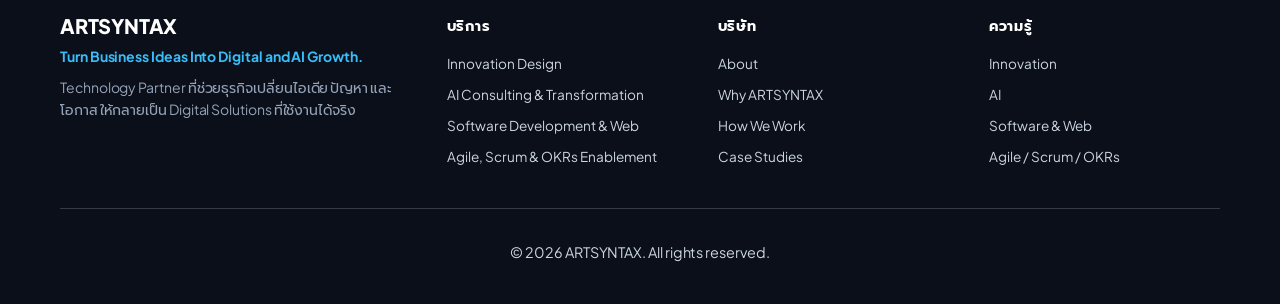
<file: services/index.html>
<!DOCTYPE html>
<html lang="th">
<head>
    <meta charset="UTF-8">
    <meta name="viewport" content="width=device-width, initial-scale=1.0, maximum-scale=5.0">
    <title>บริการรับทำเว็บไซต์ AI Software และนวัตกรรมสำหรับ SME | ARTSYNTAX</title>
    <meta name="description" content="ARTSYNTAX ให้บริการ 4 ด้าน ได้แก่ Innovation Design, AI Consulting & Transformation, Software Development & Web และ Agile, Scrum & OKRs Enablement เลือกใช้แยกกันได้ตามโจทย์">
    <meta name="author" content="ARTSYNTAX Solution Studio">
    <meta name="robots" content="index, follow, max-snippet:-1, max-image-preview:large, max-video-preview:-1">
    <meta name="theme-color" content="#0b0f19">

    <!-- Favicon & Canonical -->
    <link rel="icon" href="../image/logo.png" type="image/png">
    <link rel="canonical" href="https://artsyntax.app/services/">

    <!-- Open Graph / Social Tags -->
    <meta property="og:locale" content="th_TH">
    <meta property="og:type" content="website">
    <meta property="og:title" content="บริการรับทำเว็บไซต์ AI Software และนวัตกรรมสำหรับ SME | ARTSYNTAX">
    <meta property="og:description" content="ARTSYNTAX ให้บริการ 4 ด้าน ได้แก่ Innovation Design, AI Consulting & Transformation, Software Development & Web และ Agile, Scrum & OKRs Enablement เลือกใช้แยกกันได้ตามโจทย์">
    <meta property="og:url" content="https://artsyntax.app/services/">
    <meta property="og:site_name" content="ARTSYNTAX">
    <meta property="og:image" content="https://artsyntax.app/og-image.png">

    <!-- Twitter Card -->
    <meta name="twitter:card" content="summary_large_image">
    <meta name="twitter:title" content="บริการรับทำเว็บไซต์ AI Software และนวัตกรรมสำหรับ SME | ARTSYNTAX">
    <meta name="twitter:description" content="ARTSYNTAX ให้บริการ 4 ด้าน ได้แก่ Innovation Design, AI Consulting & Transformation, Software Development & Web และ Agile, Scrum & OKRs Enablement เลือกใช้แยกกันได้ตามโจทย์">
    <meta name="twitter:image" content="https://artsyntax.app/og-image.png">

    <link rel="stylesheet" href="../css/styles.css">
    
    <!-- Google Fonts -->
    <link rel="preconnect" href="https://fonts.googleapis.com">
    <link rel="preconnect" href="https://fonts.gstatic.com" crossorigin>
    <link href="https://fonts.googleapis.com/css2?family=Plus+Jakarta+Sans:wght@400;500;600;700;800&family=Prompt:wght@300;400;500;600;700;800&family=JetBrains+Mono:wght@400;500;600;700&display=swap" rel="stylesheet">
    
    <script type="application/ld+json">
    {
      "@context": "https://schema.org",
      "@type": "BreadcrumbList",
      "itemListElement": [
        { "@type": "ListItem", "position": 1, "name": "Home", "item": "https://artsyntax.app/" },
        { "@type": "ListItem", "position": 2, "name": "Services", "item": "https://artsyntax.app/services/" }
      ]
    }
    </script>
</head>
<body>
    <!-- Header Navigation -->
    <header class="navbar">
        <div class="container nav-wrapper">
            <a href="../" class="logo" aria-label="ARTSYNTAX Home">
                <img src="../image/logo.png" alt="ARTSYNTAX" class="logo-img">
                <span>ARTSYNTAX</span>
            </a>

            <nav aria-label="Main Navigation">
                <ul class="nav-links">
                    <li class="nav-item-dropdown">
                        <a href="" class="nav-link nav-dropdown-toggle active" style="color: var(--accent-cyan);">
                            <span>บริการ</span>
                            <svg viewBox="0 0 24 24" fill="none" stroke="currentColor" stroke-width="2" stroke-linecap="round" stroke-linejoin="round"><polyline points="6 9 12 15 18 9"></polyline></svg>
                        </a>
                        <div class="dropdown-menu">
                            <a href="innovation-design/" class="dropdown-item">
                                <div class="dropdown-item-title"><span class="tag">01</span> Innovation Design</div>
                                <div class="dropdown-item-desc">เปลี่ยนไอเดียและปัญหาธุรกิจให้เป็น Solution</div>
                            </a>
                            <a href="ai-consulting-transformation/" class="dropdown-item">
                                <div class="dropdown-item-title"><span class="tag">02</span> AI Consulting & Transformation</div>
                                <div class="dropdown-item-desc">ค้นหาโอกาสและนำ AI มาใช้ในธุรกิจจริง</div>
                            </a>
                            <a href="software-development-web/" class="dropdown-item">
                                <div class="dropdown-item-title"><span class="tag">03</span> Software Development & Web</div>
                                <div class="dropdown-item-desc">พัฒนา Website, Web App และ Software</div>
                            </a>
                            <a href="agile-scrum-okrs/" class="dropdown-item">
                                <div class="dropdown-item-title"><span class="tag">04</span> Agile, Scrum & OKRs Enablement</div>
                                <div class="dropdown-item-desc">ยกระดับทีม วิธีทำงาน และการ Execution</div>
                            </a>
                        </div>
                    </li>
                    <li><a href="../case-studies/" class="nav-link">ผลงาน</a></li>
                    <li><a href="../how-we-work/" class="nav-link">วิธีทำงาน</a></li>
                    <li><a href="../why-artsyntax/" class="nav-link">ทำไมต้อง ARTSYNTAX</a></li>
                    <li><a href="../insights/" class="nav-link">บทความ</a></li>
                    <li><a href="../about/" class="nav-link">เกี่ยวกับเรา</a></li>
                </ul>
            </nav>

            <div class="nav-actions">
                <a href="../contact/" class="btn btn-primary">
                    <span>พูดคุยไอเดีย</span>
                </a>
                <button class="mobile-toggle" id="mobileToggle" aria-label="เปิดเมนู" aria-expanded="false">
                    <svg width="20" height="20" viewBox="0 0 24 24" fill="none" stroke="currentColor" stroke-width="2" stroke-linecap="round" stroke-linejoin="round"><line x1="3" y1="12" x2="21" y2="12"></line><line x1="3" y1="6" x2="21" y2="6"></line><line x1="3" y1="18" x2="21" y2="18"></line></svg>
                </button>
            </div>
        </div>
    </header>

    <!-- Mobile Navigation Drawer -->
    <div class="mobile-drawer" id="mobileDrawer">
        <a href="" class="mobile-nav-link" style="color: var(--accent-cyan);">บริการ</a>
        <a href="innovation-design/" class="mobile-nav-sublink">• Innovation Design</a>
        <a href="ai-consulting-transformation/" class="mobile-nav-sublink">• AI Consulting & Transformation</a>
        <a href="software-development-web/" class="mobile-nav-sublink">• Software Development & Web</a>
        <a href="agile-scrum-okrs/" class="mobile-nav-sublink">• Agile, Scrum & OKRs Enablement</a>
        <a href="../case-studies/" class="mobile-nav-link">ผลงาน</a>
        <a href="../how-we-work/" class="mobile-nav-link">วิธีทำงาน</a>
        <a href="../why-artsyntax/" class="mobile-nav-link">ทำไมต้อง ARTSYNTAX</a>
        <a href="../insights/" class="mobile-nav-link">บทความ</a>
        <a href="../about/" class="mobile-nav-link">เกี่ยวกับเรา</a>
        <div style="margin-top: auto;">
            <a href="../contact/" class="btn btn-primary" style="width: 100%;">
                <span>พูดคุยไอเดีย</span>
            </a>
        </div>
    </div>

    <main>
        <!-- Page Hero & Breadcrumb -->
        <section class="page-hero">
            <div class="container">
                <div class="breadcrumb-nav">
                    <ul class="breadcrumb-list">
                        <li><a href="../">Home</a></li>
                        <li><span class="separator">/</span></li>
                        <li><span class="current">Services</span></li>
                    </ul>
                </div>
                
                <h1 style="font-size: clamp(2.1rem, 4.5vw, 3.2rem); font-weight: 800; color: white; margin-bottom: 1rem;">
                    บริการด้าน Technology สำหรับธุรกิจ SME
                </h1>
                <p style="font-size: 1.05rem; color: var(--text-secondary); max-width: 760px; margin: 0 auto; line-height: 1.7;">
                    ARTSYNTAX ให้บริการ 4 ด้าน ได้แก่ Innovation Design, AI Consulting & Transformation, Software Development & Web และ Agile, Scrum & OKRs Enablement โดยแต่ละบริการสามารถเลือกใช้แยกกันได้ตามโจทย์และเป้าหมายของธุรกิจ
                </p>
            </div>
        </section>

        <!-- 4 Services Grid -->
        <section class="section-padding" style="padding-top: 0;">
            <div class="container">
                <div class="lifecycle-grid">
                    <!-- Service 01 -->
                    <div class="glass-card lifecycle-card reveal">
                        <div>
                            <span class="lifecycle-step-tag">01 — INNOVATION DESIGN</span>
                            <h3>Innovation Design</h3>
                            <div style="font-weight: 700; color: var(--accent-indigo); font-size: 0.95rem; margin-bottom: 0.5rem;">เปลี่ยนไอเดียและปัญหาให้เป็น Solution</div>
                            <p class="lifecycle-desc">วิเคราะห์ Business Problem ค้นหาโอกาส ออกแบบแนวคิด และพัฒนา Prototype เพื่อช่วยให้ธุรกิจเห็นภาพก่อนลงทุนจริง</p>
                            
                            <ul class="lifecycle-services-list">
                                <li>Innovation Strategy</li>
                                <li>Problem & Opportunity Discovery</li>
                                <li>Solution & Product Design</li>
                                <li>Interactive Prototype</li>
                            </ul>
                        </div>
                        <a href="innovation-design/" class="btn-lifecycle">ดูรายละเอียดบริการ</a>
                    </div>

                    <!-- Service 02 -->
                    <div class="glass-card lifecycle-card reveal">
                        <div>
                            <span class="lifecycle-step-tag" style="color: var(--accent-purple);">02 — AI CONSULTING</span>
                            <h3>AI Consulting & Transformation</h3>
                            <div style="font-weight: 700; color: var(--accent-purple); font-size: 0.95rem; margin-bottom: 0.5rem;">เปลี่ยน AI ให้กลายเป็นความสามารถของธุรกิจ</div>
                            <p class="lifecycle-desc">ค้นหา AI Use Case ที่เหมาะสม วางแนวทางการนำ AI ไปใช้ และช่วยธุรกิจนำ AI ไปใช้งานจริงเพื่อเพิ่มประสิทธิภาพ</p>
                            
                            <ul class="lifecycle-services-list">
                                <li>AI Opportunity Assessment</li>
                                <li>AI Strategy & Use Case Design</li>
                                <li>AI Adoption & Transformation</li>
                                <li>AI Solutions (Chatbot, Assistant)</li>
                            </ul>
                        </div>
                        <a href="ai-consulting-transformation/" class="btn-lifecycle">ดูรายละเอียดบริการ</a>
                    </div>

                    <!-- Service 03 -->
                    <div class="glass-card lifecycle-card reveal">
                        <div>
                            <span class="lifecycle-step-tag" style="color: var(--accent-cyan);">03 — SOFTWARE & WEB</span>
                            <h3>Software Development & Web</h3>
                            <div style="font-weight: 700; color: var(--accent-cyan); font-size: 0.95rem; margin-bottom: 0.5rem;">เปลี่ยน Requirement ให้เป็นระบบที่ใช้งานได้จริง</div>
                            <p class="lifecycle-desc">ออกแบบและพัฒนา Website, Web Application และ Software ให้เหมาะกับ Business Requirement และ Workflow ของธุรกิจ</p>
                            
                            <ul class="lifecycle-services-list">
                                <li>Corporate & Business Website</li>
                                <li>Web Application Development</li>
                                <li>Custom Business Software</li>
                                <li>System Integration & SEO Ready</li>
                            </ul>
                        </div>
                        <a href="software-development-web/" class="btn-lifecycle">ดูรายละเอียดบริการ</a>
                    </div>

                    <!-- Service 04 -->
                    <div class="glass-card lifecycle-card reveal">
                        <div>
                            <span class="lifecycle-step-tag" style="color: var(--accent-emerald);">04 — AGILE & OKRS</span>
                            <h3>Agile, Scrum & OKRs Enablement</h3>
                            <div style="font-weight: 700; color: var(--accent-emerald); font-size: 0.95rem; margin-bottom: 0.5rem;">เปลี่ยน Strategy ให้เป็น Execution ที่เกิดขึ้นจริง</div>
                            <p class="lifecycle-desc">ยกระดับวิธีทำงานของทีมด้วย Agile, Scrum และ OKRs เพื่อช่วยให้ทีมทำงานร่วมกันได้ดีขึ้นและโฟกัสเป้าหมายธุรกิจ</p>
                            
                            <ul class="lifecycle-services-list">
                                <li>Agile & Scrum Ways of Working</li>
                                <li>OKRs Alignment & Tracking</li>
                                <li>Team & Leadership Enablement</li>
                                <li>Product Management Coaching</li>
                            </ul>
                        </div>
                        <a href="agile-scrum-okrs/" class="btn-lifecycle">ดูรายละเอียดบริการ</a>
                    </div>
                </div>

                <!-- Section: Choose the Right Service -->
                <div class="glass-card start-small-box reveal" style="margin-top: 4rem; text-align: left;">
                    <h2 style="font-size: 1.5rem; color: white; margin-bottom: 1.25rem;">ไม่แน่ใจว่าธุรกิจของคุณควรเริ่มจากบริการไหน?</h2>
                    
                    <div style="display: grid; grid-template-columns: repeat(auto-fit, minmax(260px, 1fr)); gap: 1rem; margin-bottom: 1.75rem;">
                        <div style="padding: 1rem; background: rgba(255,255,255,0.03); border-radius: var(--radius-sm); border: 1px solid var(--border-glass);">
                            <div style="font-size: 0.85rem; color: var(--text-muted);">มีไอเดียหรืออยากสร้างสิ่งใหม่</div>
                            <div style="font-weight: 700; color: var(--accent-indigo); margin-top: 0.25rem;">→ Innovation Design</div>
                        </div>
                        <div style="padding: 1rem; background: rgba(255,255,255,0.03); border-radius: var(--radius-sm); border: 1px solid var(--border-glass);">
                            <div style="font-size: 0.85rem; color: var(--text-muted);">อยากเริ่มใช้ AI ช่วยงาน</div>
                            <div style="font-weight: 700; color: var(--accent-purple); margin-top: 0.25rem;">→ AI Consulting & Transformation</div>
                        </div>
                        <div style="padding: 1rem; background: rgba(255,255,255,0.03); border-radius: var(--radius-sm); border: 1px solid var(--border-glass);">
                            <div style="font-size: 0.85rem; color: var(--text-muted);">ต้องการ Website หรือ Software</div>
                            <div style="font-weight: 700; color: var(--accent-cyan); margin-top: 0.25rem;">→ Software Development & Web</div>
                        </div>
                        <div style="padding: 1rem; background: rgba(255,255,255,0.03); border-radius: var(--radius-sm); border: 1px solid var(--border-glass);">
                            <div style="font-size: 0.85rem; color: var(--text-muted);">ต้องการยกระดับทีมและวิธีทำงาน</div>
                            <div style="font-weight: 700; color: var(--accent-emerald); margin-top: 0.25rem;">→ Agile, Scrum & OKRs Enablement</div>
                        </div>
                    </div>

                    <p style="font-size: 0.95rem; color: var(--text-secondary); line-height: 1.6; margin-bottom: 1.5rem;">
                        คุณไม่จำเป็นต้องรู้คำตอบทั้งหมดก่อนเริ่มต้น เล่าโจทย์ให้เราฟัง แล้วเราจะช่วยหาแนวทางที่เหมาะสมกับเป้าหมายของธุรกิจ
                    </p>

                    <a href="../contact/" class="btn btn-primary">
                        <span>พูดคุยไอเดียกับเรา</span>
                    </a>
                </div>
            </div>
        </section>
    </main>

    <!-- Footer -->
    <footer>
        <div class="container">
            <div class="footer-wrapper">
                <div class="footer-brand">
                    <h4>ARTSYNTAX</h4>
                    <p style="font-weight: 700; color: var(--accent-cyan); margin-bottom: 0.5rem;">Turn Business Ideas Into Digital and AI Growth.</p>
                    <p>Technology Partner ที่ช่วยธุรกิจเปลี่ยนไอเดีย ปัญหา และโอกาส ให้กลายเป็น Digital Solutions ที่ใช้งานได้จริง</p>
                </div>

                <div class="footer-col">
                    <h5>บริการ</h5>
                    <ul class="footer-links">
                        <li><a href="innovation-design/">Innovation Design</a></li>
                        <li><a href="ai-consulting-transformation/">AI Consulting & Transformation</a></li>
                        <li><a href="software-development-web/">Software Development & Web</a></li>
                        <li><a href="agile-scrum-okrs/">Agile, Scrum & OKRs Enablement</a></li>
                    </ul>
                </div>

                <div class="footer-col">
                    <h5>บริษัท</h5>
                    <ul class="footer-links">
                        <li><a href="../about/">About</a></li>
                        <li><a href="../why-artsyntax/">Why ARTSYNTAX</a></li>
                        <li><a href="../how-we-work/">How We Work</a></li>
                        <li><a href="../case-studies/">Case Studies</a></li>
                    </ul>
                </div>

                <div class="footer-col">
                    <h5>ความรู้</h5>
                    <ul class="footer-links">
                        <li><a href="../insights/">Innovation</a></li>
                        <li><a href="../insights/">AI</a></li>
                        <li><a href="../insights/">Software & Web</a></li>
                        <li><a href="../insights/">Agile / Scrum / OKRs</a></li>
                    </ul>
                </div>
            </div>

            <div class="footer-bottom-bar">
                <p>&copy; 2026 ARTSYNTAX. All rights reserved.</p>
            </div>
        </div>
    </footer>

    <!-- Interactive Glassmorphic Floating Chat Box Widget -->
    <div id="chatWidgetCard" class="chat-widget-card" style="display: none;">
        <div class="chat-widget-header">
            <div class="chat-avatar-box">
                <img src="../image/logo.png" alt="ARTSYNTAX" class="chat-avatar-img">
                <span class="chat-online-dot"></span>
            </div>
            <div class="chat-header-info">
                <span class="chat-header-title">ARTSYNTAX Specialist</span>
                <span class="chat-header-status">🟢 พร้อมให้คำปรึกษาฟรี</span>
            </div>
            <button type="button" id="btnCloseChatWidget" class="btn-close-chat" aria-label="ปิดกล่องแชท">✕</button>
        </div>
        <div class="chat-widget-body">
            <div class="chat-bubble-msg">
                <p>สวัสดีครับ! 👋 มีโจทย์ด้าน <strong>Innovation, AI, Software</strong> หรือ <strong>การทำงานของทีม</strong> พูดคุยกับทีม ARTSYNTAX ได้เลยครับ</p>
                <span class="chat-msg-time">Just now</span>
            </div>
        </div>
        <div class="chat-widget-footer">
            <a href="https://lin.ee/Y8pm6YV" target="_blank" rel="noopener noreferrer" class="btn btn-chat-line">
                <img src="../image/Line.svg" alt="LINE" class="line-btn-icon">
                <span>พูดคุยทันทีผ่าน LINE OA</span>
            </a>
            <a href="../contact/" id="btnGoToForm" class="btn btn-chat-form">
                <span>นัดคุยเพื่อวางแนวทางธุรกิจฟรี</span>
            </a>
        </div>
    </div>

    <!-- Floating Chat Trigger Button -->
    <button type="button" id="btnToggleChatWidget" class="line-float-bubble" aria-label="เปิดกล่องแชทปรึกษาฟรี">
        <img src="../image/Line.svg" alt="LINE" class="line-bubble-icon">
        <span class="line-bubble-tooltip">พูดคุยไอเดีย</span>
    </button>

    <!-- Glassmorphic Cookie Consent Banner (PDPA / GDPR Compliant) -->
    <div id="cookieBanner" class="cookie-banner" style="display: none;">
        <div class="cookie-content">
            <div class="cookie-text">
                <span class="cookie-title">การใช้งานคุกกี้</span>
                <p>เว็บไซต์นี้ใช้คุกกี้และเทคโนโลยีติดตามเพื่อพัฒนาประสิทธิภาพ ประสบการณ์การใช้งาน และวิเคราะห์สถิติ โดยเป็นไปตามมาตรการคุ้มครองข้อมูลส่วนบุคคล (PDPA)</p>
            </div>
            <div class="cookie-actions">
                <button type="button" id="btnDeclineCookies" class="btn btn-cookie-decline">ปฏิเสธ</button>
                <button type="button" id="btnAcceptCookies" class="btn btn-primary btn-cookie-accept">ยอมรับ</button>
            </div>
        </div>
    </div>

    <script src="../js/app.js"></script>
</body>
</html>
</file>
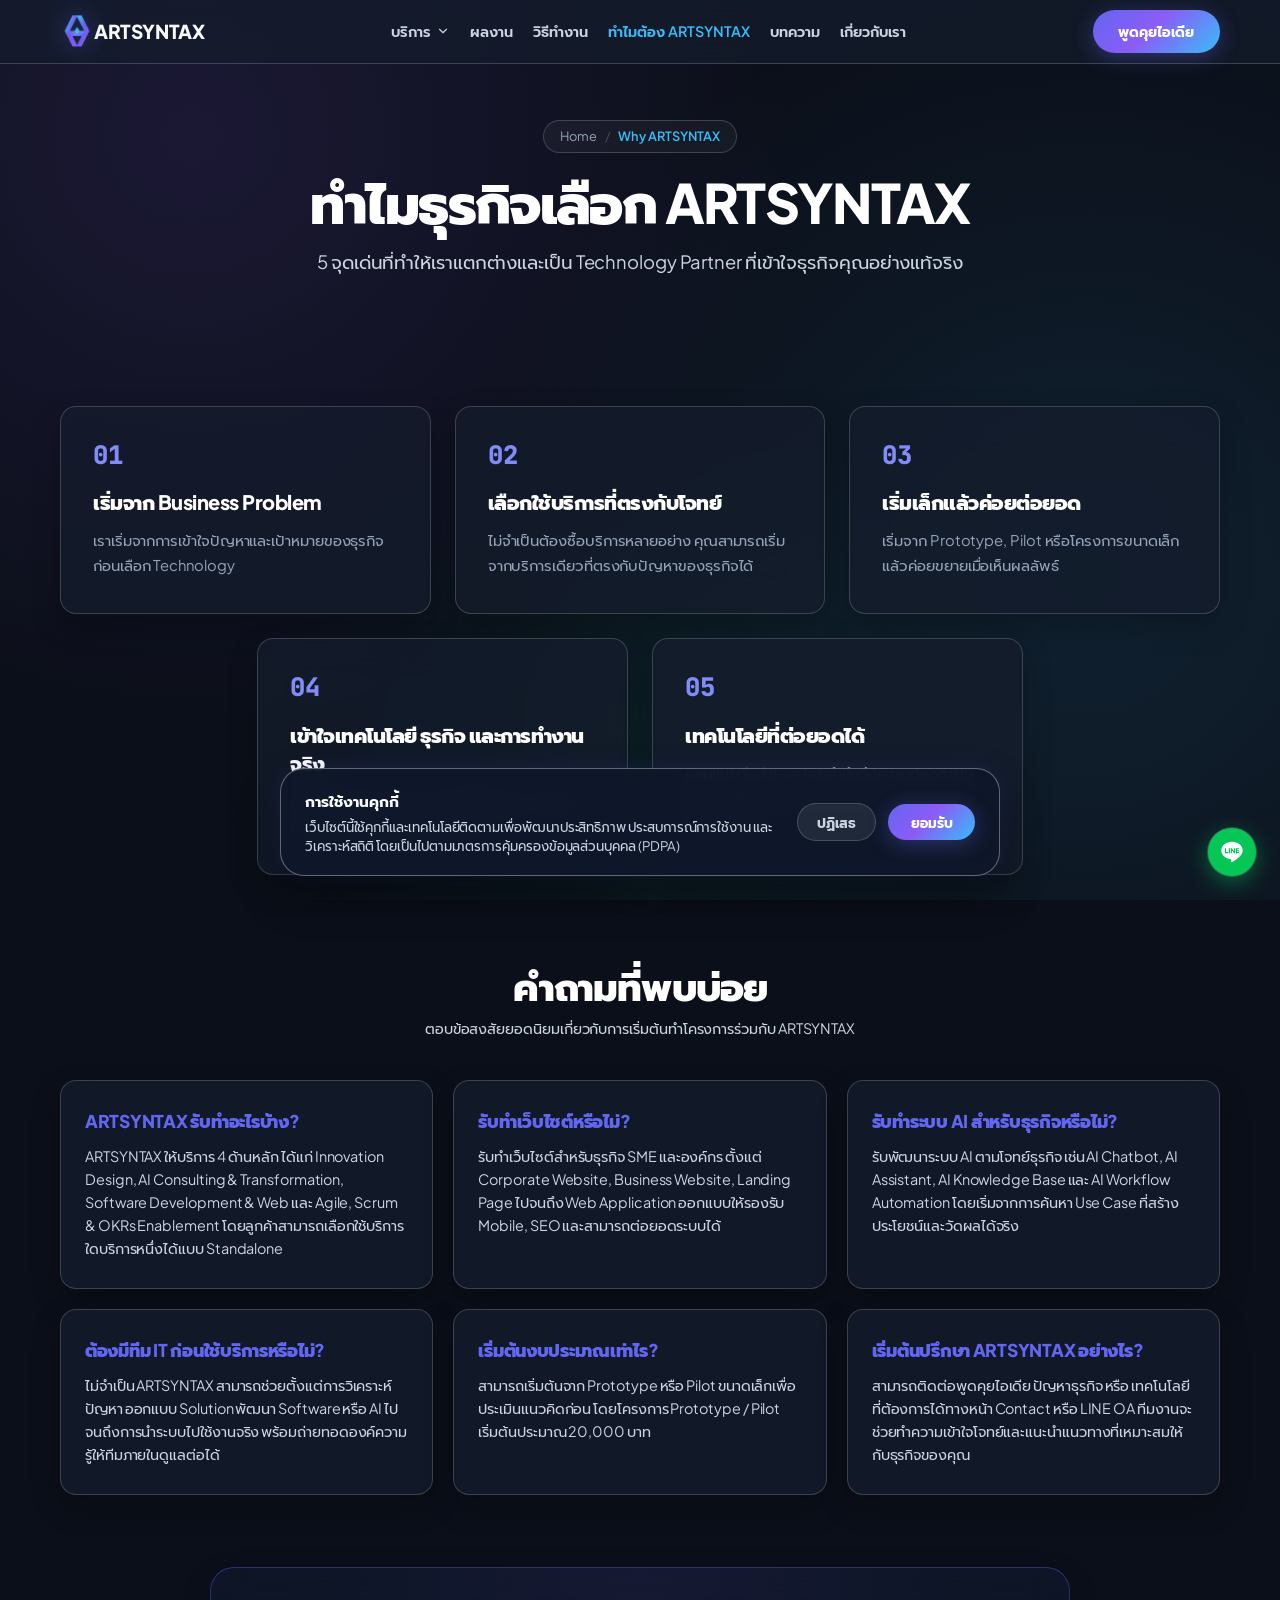
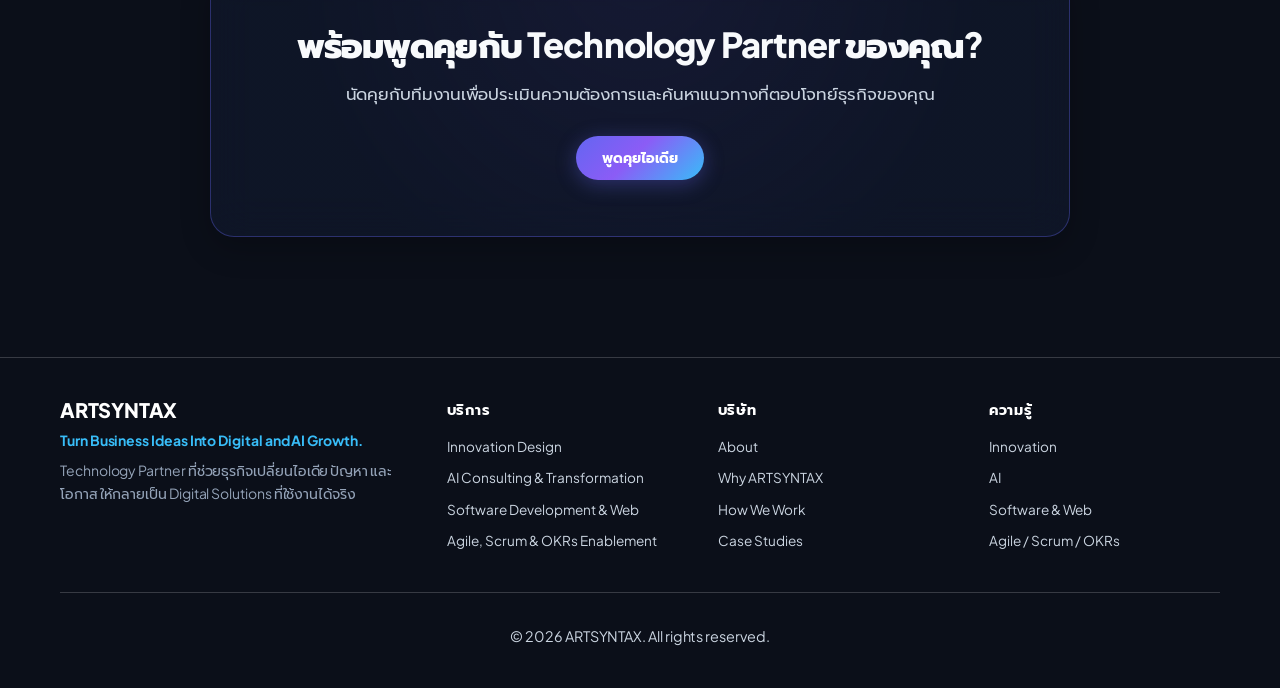
<file: why-artsyntax/index.html>
<!DOCTYPE html>
<html lang="th">
<head>
    <meta charset="UTF-8">
    <meta name="viewport" content="width=device-width, initial-scale=1.0, maximum-scale=5.0">
    <title>ทำไมธุรกิจเลือก ARTSYNTAX | 5 จุดเด่นที่ทำให้เราแตกต่าง</title>
    <meta name="description" content="ทำไมธุรกิจเลือก ARTSYNTAX: 5 จุดเด่นที่ทำให้เราแตกต่างและเป็น Technology Partner ที่เข้าใจธุรกิจคุณอย่างแท้จริง เริ่มจาก Business Problem, เลือกใช้บริการที่ตรงโจทย์, เริ่มเล็กแล้วค่อยต่อยอด">
    <meta name="author" content="ARTSYNTAX Solution Studio">
    <meta name="robots" content="index, follow, max-snippet:-1, max-image-preview:large, max-video-preview:-1">
    <meta name="theme-color" content="#0b0f19">

    <!-- Favicon & Canonical -->
    <link rel="icon" href="../image/logo.png" type="image/png">
    <link rel="canonical" href="https://artsyntax.app/why-artsyntax/">

    <!-- Open Graph / Social Tags -->
    <meta property="og:locale" content="th_TH">
    <meta property="og:type" content="website">
    <meta property="og:title" content="ทำไมธุรกิจเลือก ARTSYNTAX | 5 จุดเด่นที่ทำให้เราแตกต่าง">
    <meta property="og:description" content="ทำไมธุรกิจเลือก ARTSYNTAX: 5 จุดเด่นที่ทำให้เราแตกต่างและเป็น Technology Partner ที่เข้าใจธุรกิจคุณอย่างแท้จริง เริ่มจาก Business Problem, เลือกใช้บริการที่ตรงโจทย์, เริ่มเล็กแล้วค่อยต่อยอด">
    <meta property="og:url" content="https://artsyntax.app/why-artsyntax/">
    <meta property="og:site_name" content="ARTSYNTAX">
    <meta property="og:image" content="https://artsyntax.app/og-image.png">

    <!-- Twitter Card -->
    <meta name="twitter:card" content="summary_large_image">
    <meta name="twitter:title" content="ทำไมธุรกิจเลือก ARTSYNTAX | 5 จุดเด่นที่ทำให้เราแตกต่าง">
    <meta name="twitter:description" content="ทำไมธุรกิจเลือก ARTSYNTAX: 5 จุดเด่นที่ทำให้เราแตกต่างและเป็น Technology Partner ที่เข้าใจธุรกิจคุณอย่างแท้จริง เริ่มจาก Business Problem, เลือกใช้บริการที่ตรงโจทย์, เริ่มเล็กแล้วค่อยต่อยอด">
    <meta name="twitter:image" content="https://artsyntax.app/og-image.png">

    <link rel="stylesheet" href="../css/styles.css">
    
    <!-- Google Fonts -->
    <link rel="preconnect" href="https://fonts.googleapis.com">
    <link rel="preconnect" href="https://fonts.gstatic.com" crossorigin>
    <link href="https://fonts.googleapis.com/css2?family=Plus+Jakarta+Sans:wght@400;500;600;700;800&family=Prompt:wght@300;400;500;600;700;800&family=JetBrains+Mono:wght@400;500;600;700&display=swap" rel="stylesheet">
    
    <script type="application/ld+json">
    {
      "@context": "https://schema.org",
      "@type": "BreadcrumbList",
      "itemListElement": [
        { "@type": "ListItem", "position": 1, "name": "Home", "item": "https://artsyntax.app/" },
        { "@type": "ListItem", "position": 2, "name": "Why ARTSYNTAX", "item": "https://artsyntax.app/why-artsyntax/" }
      ]
    }
    </script>
</head>
<body>
    <!-- Header Navigation -->
    <header class="navbar">
        <div class="container nav-wrapper">
            <a href="../" class="logo" aria-label="ARTSYNTAX Home">
                <img src="../image/logo.png" alt="ARTSYNTAX" class="logo-img">
                <span>ARTSYNTAX</span>
            </a>

            <nav aria-label="Main Navigation">
                <ul class="nav-links">
                    <li class="nav-item-dropdown">
                        <a href="../services/" class="nav-link nav-dropdown-toggle">
                            <span>บริการ</span>
                            <svg viewBox="0 0 24 24" fill="none" stroke="currentColor" stroke-width="2" stroke-linecap="round" stroke-linejoin="round"><polyline points="6 9 12 15 18 9"></polyline></svg>
                        </a>
                        <div class="dropdown-menu">
                            <a href="../services/innovation-design/" class="dropdown-item">
                                <div class="dropdown-item-title"><span class="tag">01</span> Innovation Design</div>
                                <div class="dropdown-item-desc">เปลี่ยนไอเดียและปัญหาธุรกิจให้เป็น Solution</div>
                            </a>
                            <a href="../services/ai-consulting-transformation/" class="dropdown-item">
                                <div class="dropdown-item-title"><span class="tag">02</span> AI Consulting & Transformation</div>
                                <div class="dropdown-item-desc">ค้นหาโอกาสและนำ AI มาใช้ในธุรกิจจริง</div>
                            </a>
                            <a href="../services/software-development-web/" class="dropdown-item">
                                <div class="dropdown-item-title"><span class="tag">03</span> Software Development & Web</div>
                                <div class="dropdown-item-desc">พัฒนา Website, Web App และ Software</div>
                            </a>
                            <a href="../services/agile-scrum-okrs/" class="dropdown-item">
                                <div class="dropdown-item-title"><span class="tag">04</span> Agile, Scrum & OKRs Enablement</div>
                                <div class="dropdown-item-desc">ยกระดับทีม วิธีทำงาน และการ Execution</div>
                            </a>
                        </div>
                    </li>
                    <li><a href="../case-studies/" class="nav-link">ผลงาน</a></li>
                    <li><a href="../how-we-work/" class="nav-link">วิธีทำงาน</a></li>
                    <li><a href="" class="nav-link active" style="color: var(--accent-cyan);">ทำไมต้อง ARTSYNTAX</a></li>
                    <li><a href="../insights/" class="nav-link">บทความ</a></li>
                    <li><a href="../about/" class="nav-link">เกี่ยวกับเรา</a></li>
                </ul>
            </nav>

            <div class="nav-actions">
                <a href="../contact/" class="btn btn-primary">
                    <span>พูดคุยไอเดีย</span>
                </a>
                <button class="mobile-toggle" id="mobileToggle" aria-label="เปิดเมนู" aria-expanded="false">
                    <svg width="20" height="20" viewBox="0 0 24 24" fill="none" stroke="currentColor" stroke-width="2" stroke-linecap="round" stroke-linejoin="round"><line x1="3" y1="12" x2="21" y2="12"></line><line x1="3" y1="6" x2="21" y2="6"></line><line x1="3" y1="18" x2="21" y2="18"></line></svg>
                </button>
            </div>
        </div>
    </header>

    <!-- Mobile Drawer -->
    <div class="mobile-drawer" id="mobileDrawer">
        <a href="../services/" class="mobile-nav-link">บริการ</a>
        <a href="../services/innovation-design/" class="mobile-nav-sublink">• Innovation Design</a>
        <a href="../services/ai-consulting-transformation/" class="mobile-nav-sublink">• AI Consulting & Transformation</a>
        <a href="../services/software-development-web/" class="mobile-nav-sublink">• Software Development & Web</a>
        <a href="../services/agile-scrum-okrs/" class="mobile-nav-sublink">• Agile, Scrum & OKRs Enablement</a>
        <a href="../case-studies/" class="mobile-nav-link">ผลงาน</a>
        <a href="../how-we-work/" class="mobile-nav-link">วิธีทำงาน</a>
        <a href="" class="mobile-nav-link" style="color: var(--accent-cyan);">ทำไมต้อง ARTSYNTAX</a>
        <a href="../insights/" class="mobile-nav-link">บทความ</a>
        <a href="../about/" class="mobile-nav-link">เกี่ยวกับเรา</a>
        <div style="margin-top: auto;">
            <a href="../contact/" class="btn btn-primary" style="width: 100%;">
                <span>พูดคุยไอเดีย</span>
            </a>
        </div>
    </div>

    <main>
        <!-- Page Hero -->
        <section class="page-hero">
            <div class="container">
                <div class="breadcrumb-nav">
                    <ul class="breadcrumb-list">
                        <li><a href="../">Home</a></li>
                        <li><span class="separator">/</span></li>
                        <li><span class="current">Why ARTSYNTAX</span></li>
                    </ul>
                </div>
                
                <h1 style="font-size: clamp(2.1rem, 4.5vw, 3.4rem); font-weight: 800; color: white; margin-bottom: 0.85rem;">
                    ทำไมธุรกิจเลือก ARTSYNTAX
                </h1>
                
                <p style="font-size: 1.15rem; color: var(--text-secondary); max-width: 760px; margin: 0 auto 1.5rem; line-height: 1.7;">
                    5 จุดเด่นที่ทำให้เราแตกต่างและเป็น Technology Partner ที่เข้าใจธุรกิจคุณอย่างแท้จริง
                </p>
            </div>
        </section>

        <!-- 5 Differentiators -->
        <section class="section-padding" style="padding-top: 0;">
            <div class="container">
                <div class="why-grid">
                    <div class="glass-card why-card reveal">
                        <span class="why-num">01</span>
                        <h2>เริ่มจาก Business Problem</h2>
                        <p>เราเริ่มจากการเข้าใจปัญหาและเป้าหมายของธุรกิจ ก่อนเลือก Technology</p>
                    </div>

                    <div class="glass-card why-card reveal">
                        <span class="why-num">02</span>
                        <h2>เลือกใช้บริการที่ตรงกับโจทย์</h2>
                        <p>ไม่จำเป็นต้องซื้อบริการหลายอย่าง คุณสามารถเริ่มจากบริการเดียวที่ตรงกับปัญหาของธุรกิจได้</p>
                    </div>

                    <div class="glass-card why-card reveal">
                        <span class="why-num">03</span>
                        <h2>เริ่มเล็กแล้วค่อยต่อยอด</h2>
                        <p>เริ่มจาก Prototype, Pilot หรือโครงการขนาดเล็ก แล้วค่อยขยายเมื่อเห็นผลลัพธ์</p>
                    </div>

                    <div class="glass-card why-card reveal">
                        <span class="why-num">04</span>
                        <h2>เข้าใจเทคโนโลยี ธุรกิจ และการทำงานจริง</h2>
                        <p>เราไม่ได้มองเฉพาะระบบ แต่คำนึงถึงคน การทำงาน และวิธีนำ Technology ไปใช้จริง</p>
                    </div>

                    <div class="glass-card why-card reveal">
                        <span class="why-num">05</span>
                        <h2>เทคโนโลยีที่ต่อยอดได้</h2>
                        <p>ออกแบบ Solution โดยคำนึงถึงความต้องการในอนาคต เพื่อให้ระบบและแนวทางสามารถเติบโตไปพร้อมธุรกิจ</p>
                    </div>
                </div>

                <!-- FAQ Section -->
                <div style="margin-top: 5.5rem;" id="faq">
                    <div style="text-align: center; max-width: 780px; margin: 0 auto 2.5rem;" class="reveal">
                        <h2 style="font-size: clamp(1.8rem, 3.5vw, 2.4rem); font-weight: 800; color: white;">คำถามที่พบบ่อย</h2>
                        <p style="margin-top: 0.5rem; color: var(--text-secondary);">ตอบข้อสงสัยยอดนิยมเกี่ยวกับการเริ่มต้นทำโครงการร่วมกับ ARTSYNTAX</p>
                    </div>

                    <div class="faq-grid-12">
                        <div class="glass-card faq-card-item reveal">
                            <h3>ARTSYNTAX รับทำอะไรบ้าง?</h3>
                            <p>ARTSYNTAX ให้บริการ 4 ด้านหลัก ได้แก่ Innovation Design, AI Consulting & Transformation, Software Development & Web และ Agile, Scrum & OKRs Enablement โดยลูกค้าสามารถเลือกใช้บริการใดบริการหนึ่งได้แบบ Standalone</p>
                        </div>

                        <div class="glass-card faq-card-item reveal">
                            <h3>รับทำเว็บไซต์หรือไม่?</h3>
                            <p>รับทำเว็บไซต์สำหรับธุรกิจ SME และองค์กร ตั้งแต่ Corporate Website, Business Website, Landing Page ไปจนถึง Web Application ออกแบบให้รองรับ Mobile, SEO และสามารถต่อยอดระบบได้</p>
                        </div>

                        <div class="glass-card faq-card-item reveal">
                            <h3>รับทำระบบ AI สำหรับธุรกิจหรือไม่?</h3>
                            <p>รับพัฒนาระบบ AI ตามโจทย์ธุรกิจ เช่น AI Chatbot, AI Assistant, AI Knowledge Base และ AI Workflow Automation โดยเริ่มจากการค้นหา Use Case ที่สร้างประโยชน์และวัดผลได้จริง</p>
                        </div>

                        <div class="glass-card faq-card-item reveal">
                            <h3>ต้องมีทีม IT ก่อนใช้บริการหรือไม่?</h3>
                            <p>ไม่จำเป็น ARTSYNTAX สามารถช่วยตั้งแต่การวิเคราะห์ปัญหา ออกแบบ Solution พัฒนา Software หรือ AI ไปจนถึงการนำระบบไปใช้งานจริง พร้อมถ่ายทอดองค์ความรู้ให้ทีมภายในดูแลต่อได้</p>
                        </div>

                        <div class="glass-card faq-card-item reveal">
                            <h3>เริ่มต้นงบประมาณเท่าไร?</h3>
                            <p>สามารถเริ่มต้นจาก Prototype หรือ Pilot ขนาดเล็กเพื่อประเมินแนวคิดก่อน โดยโครงการ Prototype / Pilot เริ่มต้นประมาณ 20,000 บาท</p>
                        </div>

                        <div class="glass-card faq-card-item reveal">
                            <h3>เริ่มต้นปรึกษา ARTSYNTAX อย่างไร?</h3>
                            <p>สามารถติดต่อพูดคุยไอเดีย ปัญหาธุรกิจ หรือ เทคโนโลยี ที่ต้องการได้ทางหน้า Contact หรือ LINE OA ทีมงานจะช่วยทำความเข้าใจโจทย์และแนะนำแนวทางที่เหมาะสมให้กับธุรกิจของคุณ</p>
                        </div>
                    </div>
                </div>

                <!-- CTA -->
                <div class="glass-card start-small-box reveal" style="margin-top: 4.5rem; text-align: center;">
                    <h2>พร้อมพูดคุยกับ Technology Partner ของคุณ?</h2>
                    <p style="font-size: 1.05rem; color: var(--text-secondary); max-width: 620px; margin: 1rem auto 1.75rem;">
                        นัดคุยกับทีมงานเพื่อประเมินความต้องการและค้นหาแนวทางที่ตอบโจทย์ธุรกิจของคุณ
                    </p>
                    <a href="../contact/" class="btn btn-primary">
                        <span>พูดคุยไอเดีย</span>
                    </a>
                </div>
            </div>
        </section>
    </main>

    <!-- Footer -->
    <footer>
        <div class="container">
            <div class="footer-wrapper">
                <div class="footer-brand">
                    <h4>ARTSYNTAX</h4>
                    <p style="font-weight: 700; color: var(--accent-cyan); margin-bottom: 0.5rem;">Turn Business Ideas Into Digital and AI Growth.</p>
                    <p>Technology Partner ที่ช่วยธุรกิจเปลี่ยนไอเดีย ปัญหา และโอกาส ให้กลายเป็น Digital Solutions ที่ใช้งานได้จริง</p>
                </div>

                <div class="footer-col">
                    <h5>บริการ</h5>
                    <ul class="footer-links">
                        <li><a href="../services/innovation-design/">Innovation Design</a></li>
                        <li><a href="../services/ai-consulting-transformation/">AI Consulting & Transformation</a></li>
                        <li><a href="../services/software-development-web/">Software Development & Web</a></li>
                        <li><a href="../services/agile-scrum-okrs/">Agile, Scrum & OKRs Enablement</a></li>
                    </ul>
                </div>

                <div class="footer-col">
                    <h5>บริษัท</h5>
                    <ul class="footer-links">
                        <li><a href="../about/">About</a></li>
                        <li><a href="">Why ARTSYNTAX</a></li>
                        <li><a href="../how-we-work/">How We Work</a></li>
                        <li><a href="../case-studies/">Case Studies</a></li>
                    </ul>
                </div>

                <div class="footer-col">
                    <h5>ความรู้</h5>
                    <ul class="footer-links">
                        <li><a href="../insights/">Innovation</a></li>
                        <li><a href="../insights/">AI</a></li>
                        <li><a href="../insights/">Software & Web</a></li>
                        <li><a href="../insights/">Agile / Scrum / OKRs</a></li>
                    </ul>
                </div>
            </div>

            <div class="footer-bottom-bar">
                <p>&copy; 2026 ARTSYNTAX. All rights reserved.</p>
            </div>
        </div>
    </footer>

    <!-- Interactive Glassmorphic Floating Chat Box Widget -->
    <div id="chatWidgetCard" class="chat-widget-card" style="display: none;">
        <div class="chat-widget-header">
            <div class="chat-avatar-box">
                <img src="../image/logo.png" alt="ARTSYNTAX" class="chat-avatar-img">
                <span class="chat-online-dot"></span>
            </div>
            <div class="chat-header-info">
                <span class="chat-header-title">ARTSYNTAX Specialist</span>
                <span class="chat-header-status">🟢 พร้อมให้คำปรึกษาฟรี</span>
            </div>
            <button type="button" id="btnCloseChatWidget" class="btn-close-chat" aria-label="ปิดกล่องแชท">✕</button>
        </div>
        <div class="chat-widget-body">
            <div class="chat-bubble-msg">
                <p>สวัสดีครับ! 👋 มีโจทย์ด้าน <strong>Innovation, AI, Software</strong> หรือ <strong>การทำงานของทีม</strong> พูดคุยกับทีม ARTSYNTAX ได้เลยครับ</p>
                <span class="chat-msg-time">Just now</span>
            </div>
        </div>
        <div class="chat-widget-footer">
            <a href="https://lin.ee/Y8pm6YV" target="_blank" rel="noopener noreferrer" class="btn btn-chat-line">
                <img src="../image/Line.svg" alt="LINE" class="line-btn-icon">
                <span>พูดคุยทันทีผ่าน LINE OA</span>
            </a>
            <a href="../contact/" id="btnGoToForm" class="btn btn-chat-form">
                <span>นัดคุยเพื่อวางแนวทางธุรกิจฟรี</span>
            </a>
        </div>
    </div>

    <!-- Floating Chat Trigger Button -->
    <button type="button" id="btnToggleChatWidget" class="line-float-bubble" aria-label="เปิดกล่องแชทปรึกษาฟรี">
        <img src="../image/Line.svg" alt="LINE" class="line-bubble-icon">
        <span class="line-bubble-tooltip">พูดคุยไอเดีย</span>
    </button>

    <!-- Glassmorphic Cookie Consent Banner (PDPA / GDPR Compliant) -->
    <div id="cookieBanner" class="cookie-banner" style="display: none;">
        <div class="cookie-content">
            <div class="cookie-text">
                <span class="cookie-title">การใช้งานคุกกี้</span>
                <p>เว็บไซต์นี้ใช้คุกกี้และเทคโนโลยีติดตามเพื่อพัฒนาประสิทธิภาพ ประสบการณ์การใช้งาน และวิเคราะห์สถิติ โดยเป็นไปตามมาตรการคุ้มครองข้อมูลส่วนบุคคล (PDPA)</p>
            </div>
            <div class="cookie-actions">
                <button type="button" id="btnDeclineCookies" class="btn btn-cookie-decline">ปฏิเสธ</button>
                <button type="button" id="btnAcceptCookies" class="btn btn-primary btn-cookie-accept">ยอมรับ</button>
            </div>
        </div>
    </div>

    <script src="../js/app.js"></script>
</body>
</html>
</file>
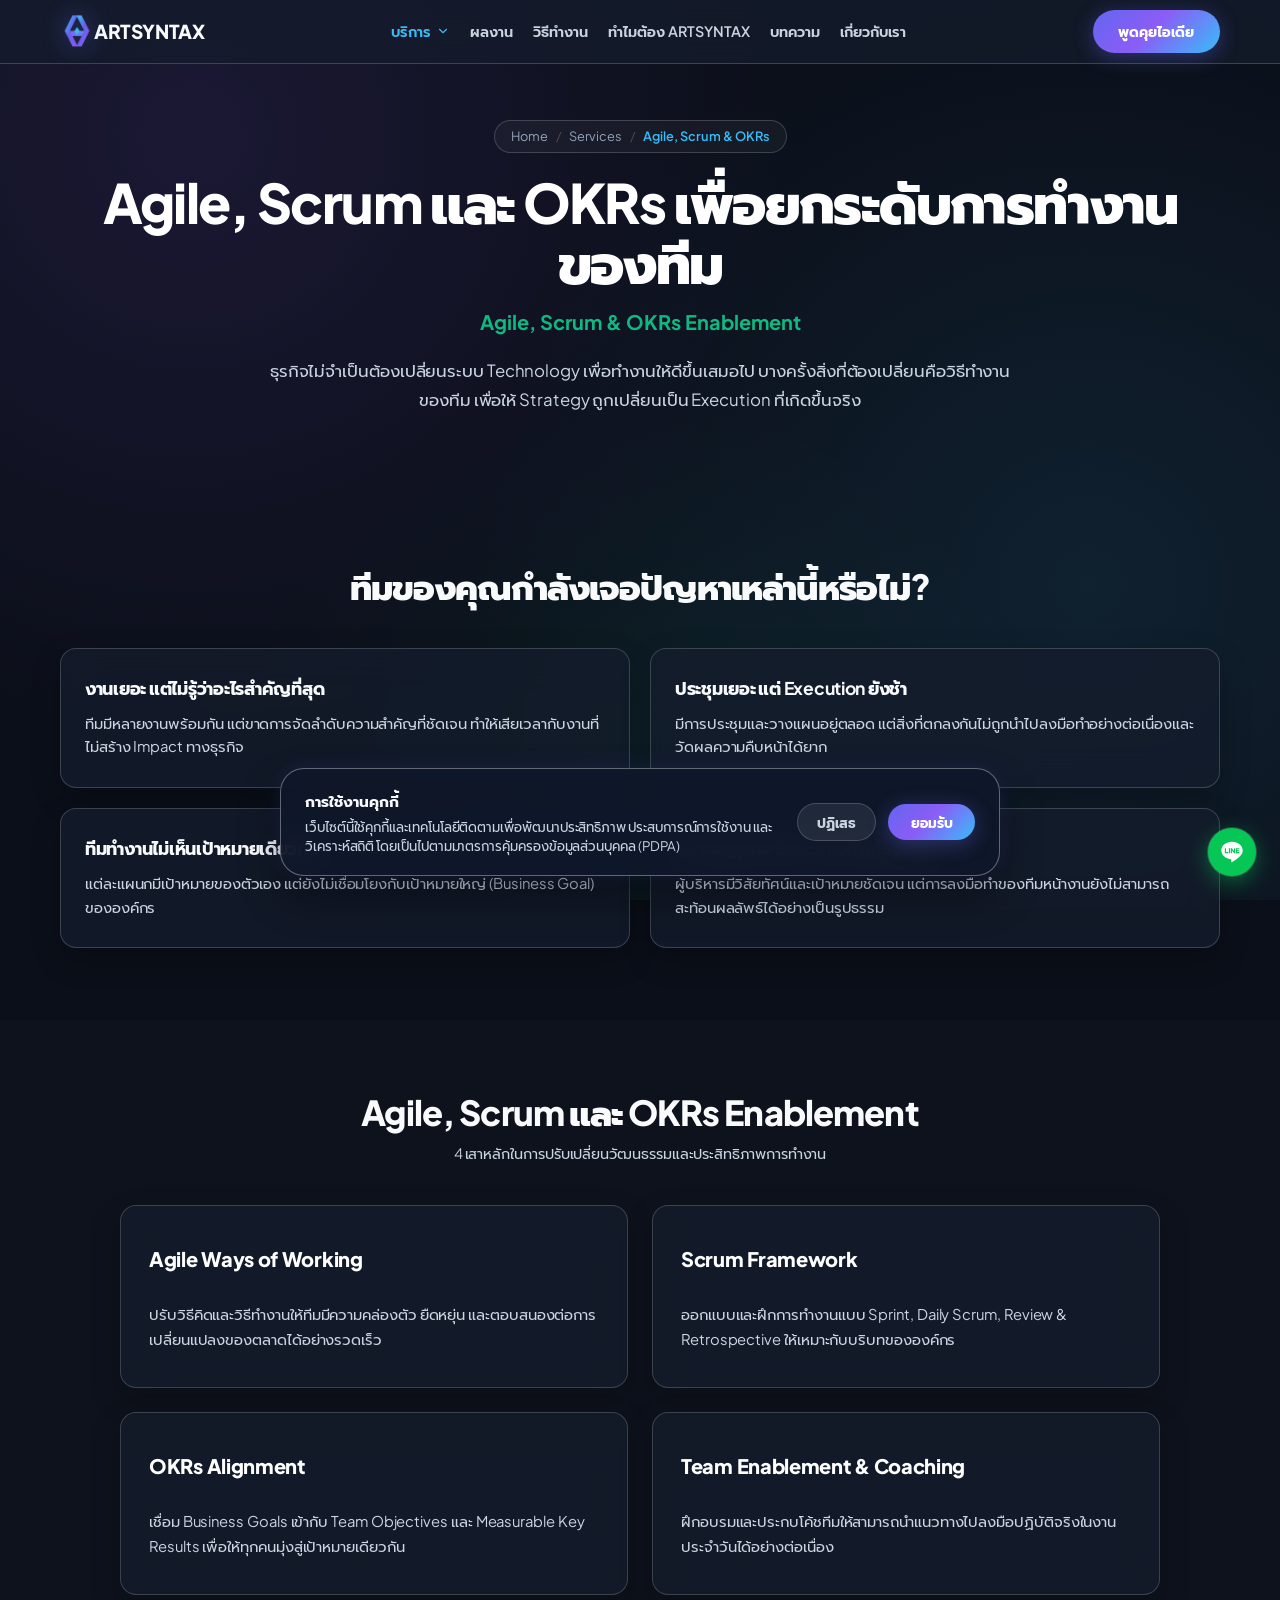
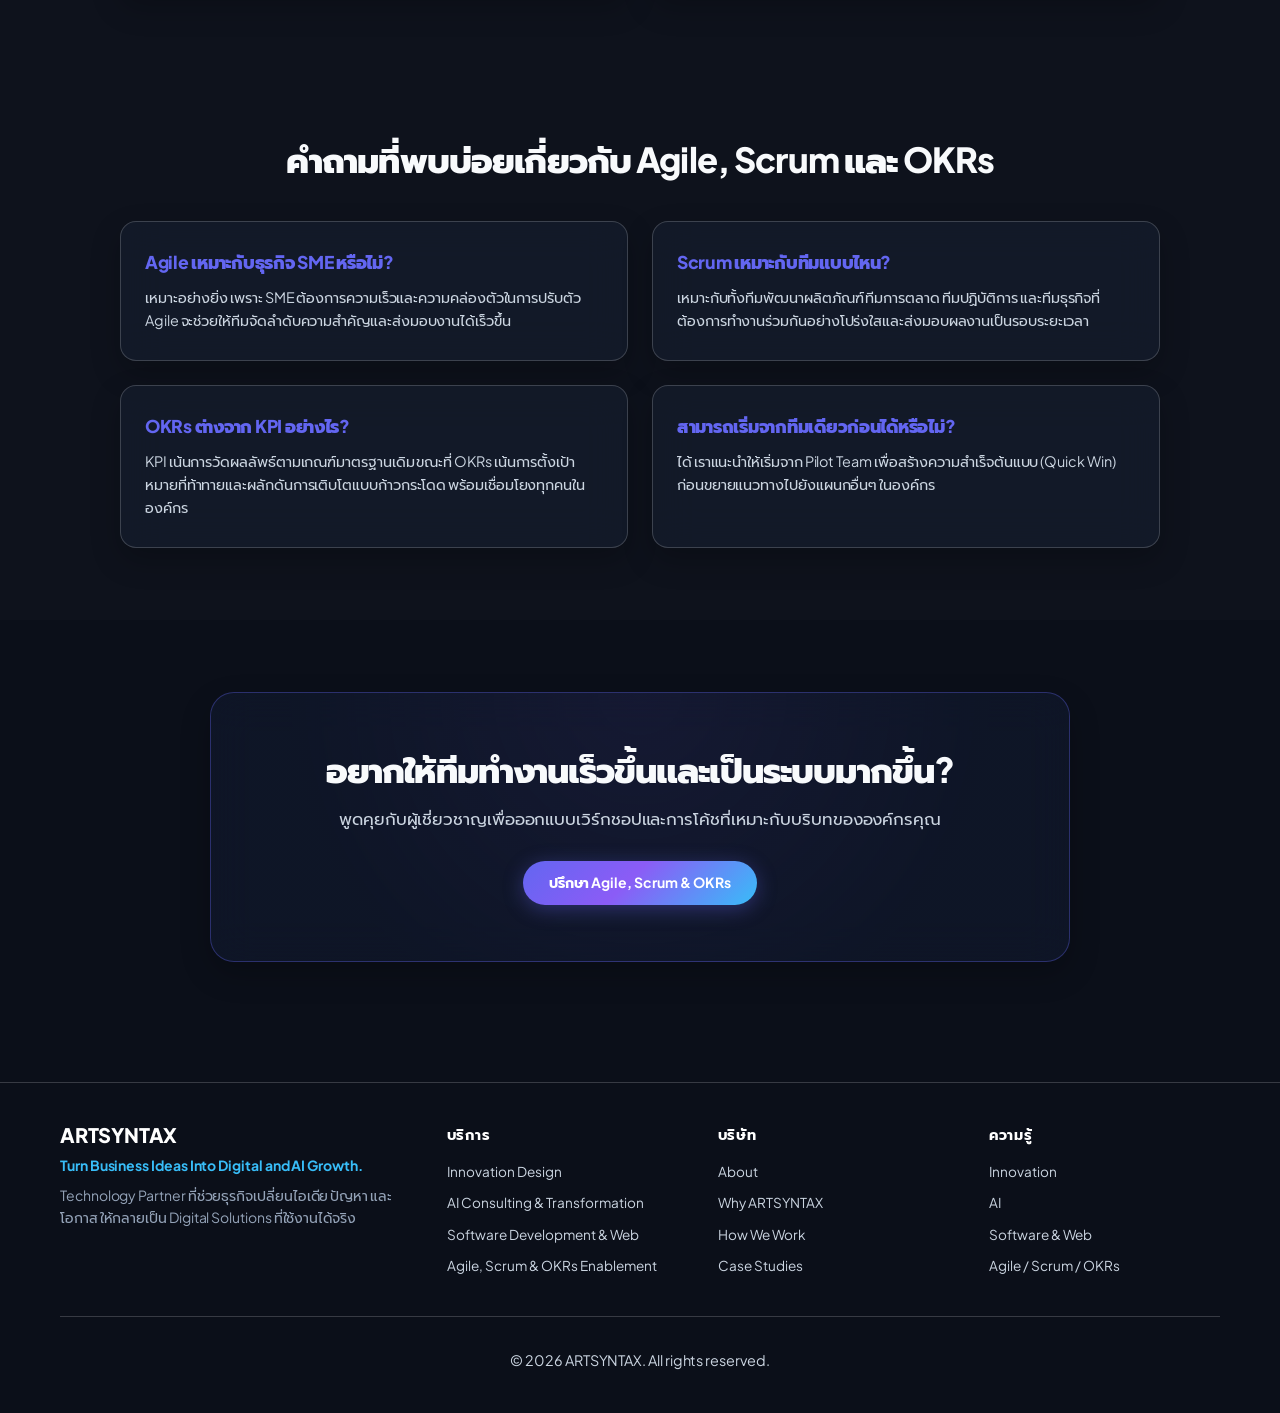
<file: services/agile-scrum-okrs/index.html>
<!DOCTYPE html>
<html lang="th">
<head>
    <meta charset="UTF-8">
    <meta name="viewport" content="width=device-width, initial-scale=1.0, maximum-scale=5.0">
    <title>Agile Scrum และ OKRs สำหรับธุรกิจ | Team Enablement | ARTSYNTAX</title>
    <meta name="description" content="บริการ Agile, Scrum และ OKRs สำหรับธุรกิจ ช่วยยกระดับการทำงานของทีม จัดลำดับความสำคัญ และเชื่อม Strategy กับ Execution">
    <meta name="author" content="ARTSYNTAX Solution Studio">
    <meta name="robots" content="index, follow, max-snippet:-1, max-image-preview:large, max-video-preview:-1">
    <meta name="theme-color" content="#0b0f19">

    <!-- Favicon & Canonical -->
    <link rel="icon" href="../../image/logo.png" type="image/png">
    <link rel="canonical" href="https://artsyntax.app/services/agile-scrum-okrs/">

    <!-- Open Graph / Social Tags -->
    <meta property="og:locale" content="th_TH">
    <meta property="og:type" content="website">
    <meta property="og:title" content="Agile Scrum และ OKRs สำหรับธุรกิจ | Team Enablement | ARTSYNTAX">
    <meta property="og:description" content="บริการ Agile, Scrum และ OKRs สำหรับธุรกิจ ช่วยยกระดับการทำงานของทีม จัดลำดับความสำคัญ และเชื่อม Strategy กับ Execution">
    <meta property="og:url" content="https://artsyntax.app/services/agile-scrum-okrs/">
    <meta property="og:site_name" content="ARTSYNTAX">
    <meta property="og:image" content="https://artsyntax.app/og-image.png">

    <!-- Twitter Card -->
    <meta name="twitter:card" content="summary_large_image">
    <meta name="twitter:title" content="Agile Scrum และ OKRs สำหรับธุรกิจ | Team Enablement | ARTSYNTAX">
    <meta name="twitter:description" content="บริการ Agile, Scrum และ OKRs สำหรับธุรกิจ ช่วยยกระดับการทำงานของทีม จัดลำดับความสำคัญ และเชื่อม Strategy กับ Execution">
    <meta name="twitter:image" content="https://artsyntax.app/og-image.png">

    <link rel="stylesheet" href="../../css/styles.css">
    
    <!-- Google Fonts -->
    <link rel="preconnect" href="https://fonts.googleapis.com">
    <link rel="preconnect" href="https://fonts.gstatic.com" crossorigin>
    <link href="https://fonts.googleapis.com/css2?family=Plus+Jakarta+Sans:wght@400;500;600;700;800&family=Prompt:wght@300;400;500;600;700;800&family=JetBrains+Mono:wght@400;500;600;700&display=swap" rel="stylesheet">
    
    <script type="application/ld+json">
    {
      "@context": "https://schema.org",
      "@type": "BreadcrumbList",
      "itemListElement": [
        { "@type": "ListItem", "position": 1, "name": "Home", "item": "https://artsyntax.app/" },
        { "@type": "ListItem", "position": 2, "name": "Services", "item": "https://artsyntax.app/services/" },
        { "@type": "ListItem", "position": 3, "name": "Agile, Scrum & OKRs Enablement", "item": "https://artsyntax.app/services/agile-scrum-okrs/" }
      ]
    }
    </script>
</head>
<body>
    <!-- Header Navigation -->
    <header class="navbar">
        <div class="container nav-wrapper">
            <a href="../../" class="logo" aria-label="ARTSYNTAX Home">
                <img src="../../image/logo.png" alt="ARTSYNTAX" class="logo-img">
                <span>ARTSYNTAX</span>
            </a>

            <nav aria-label="Main Navigation">
                <ul class="nav-links">
                    <li class="nav-item-dropdown">
                        <a href="../" class="nav-link nav-dropdown-toggle active" style="color: var(--accent-cyan);">
                            <span>บริการ</span>
                            <svg viewBox="0 0 24 24" fill="none" stroke="currentColor" stroke-width="2" stroke-linecap="round" stroke-linejoin="round"><polyline points="6 9 12 15 18 9"></polyline></svg>
                        </a>
                        <div class="dropdown-menu">
                            <a href="../innovation-design/" class="dropdown-item">
                                <div class="dropdown-item-title"><span class="tag">01</span> Innovation Design</div>
                                <div class="dropdown-item-desc">เปลี่ยนไอเดียและปัญหาธุรกิจให้เป็น Solution</div>
                            </a>
                            <a href="../ai-consulting-transformation/" class="dropdown-item">
                                <div class="dropdown-item-title"><span class="tag">02</span> AI Consulting & Transformation</div>
                                <div class="dropdown-item-desc">ค้นหาโอกาสและนำ AI มาใช้ในธุรกิจจริง</div>
                            </a>
                            <a href="../software-development-web/" class="dropdown-item">
                                <div class="dropdown-item-title"><span class="tag">03</span> Software Development & Web</div>
                                <div class="dropdown-item-desc">พัฒนา Website, Web App และ Software</div>
                            </a>
                            <a href="" class="dropdown-item" style="background: rgba(99, 102, 241, 0.12);">
                                <div class="dropdown-item-title"><span class="tag">04</span> Agile, Scrum & OKRs Enablement</div>
                                <div class="dropdown-item-desc">ยกระดับทีม วิธีทำงาน และการ Execution</div>
                            </a>
                        </div>
                    </li>
                    <li><a href="../../case-studies/" class="nav-link">ผลงาน</a></li>
                    <li><a href="../../how-we-work/" class="nav-link">วิธีทำงาน</a></li>
                    <li><a href="../../why-artsyntax/" class="nav-link">ทำไมต้อง ARTSYNTAX</a></li>
                    <li><a href="../../insights/" class="nav-link">บทความ</a></li>
                    <li><a href="../../about/" class="nav-link">เกี่ยวกับเรา</a></li>
                </ul>
            </nav>

            <div class="nav-actions">
                <a href="../../contact/" class="btn btn-primary">
                    <span>พูดคุยไอเดีย</span>
                </a>
                <button class="mobile-toggle" id="mobileToggle" aria-label="เปิดเมนู" aria-expanded="false">
                    <svg width="20" height="20" viewBox="0 0 24 24" fill="none" stroke="currentColor" stroke-width="2" stroke-linecap="round" stroke-linejoin="round"><line x1="3" y1="12" x2="21" y2="12"></line><line x1="3" y1="6" x2="21" y2="6"></line><line x1="3" y1="18" x2="21" y2="18"></line></svg>
                </button>
            </div>
        </div>
    </header>

    <!-- Mobile Drawer -->
    <div class="mobile-drawer" id="mobileDrawer">
        <a href="../../services/" class="mobile-nav-link">บริการ</a>
        <a href="../innovation-design/" class="mobile-nav-sublink">• Innovation Design</a>
        <a href="../ai-consulting-transformation/" class="mobile-nav-sublink">• AI Consulting & Transformation</a>
        <a href="../software-development-web/" class="mobile-nav-sublink">• Software Development & Web</a>
        <a href="" class="mobile-nav-sublink" style="color: var(--accent-emerald);">• Agile, Scrum & OKRs Enablement</a>
        <a href="../../case-studies/" class="mobile-nav-link">ผลงาน</a>
        <a href="../../how-we-work/" class="mobile-nav-link">วิธีทำงาน</a>
        <a href="../../why-artsyntax/" class="mobile-nav-link">ทำไมต้อง ARTSYNTAX</a>
        <a href="../../insights/" class="mobile-nav-link">บทความ</a>
        <a href="../../about/" class="mobile-nav-link">เกี่ยวกับเรา</a>
        <div style="margin-top: auto;">
            <a href="../../contact/" class="btn btn-primary" style="width: 100%;">
                <span>พูดคุยไอเดีย</span>
            </a>
        </div>
    </div>

    <main>
        <!-- Page Hero -->
        <section class="page-hero">
            <div class="container">
                <div class="breadcrumb-nav">
                    <ul class="breadcrumb-list">
                        <li><a href="../../">Home</a></li>
                        <li><span class="separator">/</span></li>
                        <li><a href="../">Services</a></li>
                        <li><span class="separator">/</span></li>
                        <li><span class="current">Agile, Scrum & OKRs</span></li>
                    </ul>
                </div>
                
                <h1 style="font-size: clamp(2.1rem, 4.5vw, 3.4rem); font-weight: 800; color: white; margin-bottom: 0.85rem;">
                    Agile, Scrum และ OKRs เพื่อยกระดับการทำงานของทีม
                </h1>
                
                <div style="font-size: 1.25rem; font-weight: 700; color: var(--accent-emerald); margin-bottom: 1.25rem;">
                    Agile, Scrum & OKRs Enablement
                </div>

                <p style="font-size: 1.05rem; color: var(--text-secondary); max-width: 760px; margin: 0 auto 1.5rem; line-height: 1.7;">
                    ธุรกิจไม่จำเป็นต้องเปลี่ยนระบบ Technology เพื่อทำงานให้ดีขึ้นเสมอไป บางครั้งสิ่งที่ต้องเปลี่ยนคือวิธีทำงานของทีม เพื่อให้ Strategy ถูกเปลี่ยนเป็น Execution ที่เกิดขึ้นจริง
                </p>
            </div>
        </section>

        <!-- Section: Team Problems -->
        <section class="section-padding">
            <div class="container">
                <div style="text-align: center; max-width: 780px; margin: 0 auto 2.5rem;" class="reveal">
                    <h2>ทีมของคุณกำลังเจอปัญหาเหล่านี้หรือไม่?</h2>
                </div>

                <div class="problems-grid">
                    <div class="glass-card problem-card reveal">
                        <h3>งานเยอะ แต่ไม่รู้ว่าอะไรสำคัญที่สุด</h3>
                        <p>ทีมมีหลายงานพร้อมกัน แต่ขาดการจัดลำดับความสำคัญที่ชัดเจน ทำให้เสียเวลากับงานที่ไม่สร้าง Impact ทางธุรกิจ</p>
                    </div>

                    <div class="glass-card problem-card reveal">
                        <h3>ประชุมเยอะ แต่ Execution ยังช้า</h3>
                        <p>มีการประชุมและวางแผนอยู่ตลอด แต่สิ่งที่ตกลงกันไม่ถูกนำไปลงมือทำอย่างต่อเนื่องและวัดผลความคืบหน้าได้ยาก</p>
                    </div>

                    <div class="glass-card problem-card reveal">
                        <h3>ทีมทำงานไม่เห็นเป้าหมายเดียวกัน</h3>
                        <p>แต่ละแผนกมีเป้าหมายของตัวเอง แต่ยังไม่เชื่อมโยงกับเป้าหมายใหญ่ (Business Goal) ขององค์กร</p>
                    </div>

                    <div class="glass-card problem-card reveal">
                        <h3>Strategy กับ Execution ไม่เชื่อมกัน</h3>
                        <p>ผู้บริหารมีวิสัยทัศน์และเป้าหมายชัดเจน แต่การลงมือทำของทีมหน้างานยังไม่สามารถสะท้อนผลลัพธ์ได้อย่างเป็นรูปธรรม</p>
                    </div>
                </div>
            </div>
        </section>

        <!-- Section: Services -->
        <section class="section-padding" style="background: rgba(255,255,255,0.01);">
            <div class="container">
                <div style="text-align: center; max-width: 780px; margin: 0 auto 2.5rem;" class="reveal">
                    <h2>Agile, Scrum และ OKRs Enablement</h2>
                    <p style="margin-top: 0.5rem;">4 เสาหลักในการปรับเปลี่ยนวัฒนธรรมและประสิทธิภาพการทำงาน</p>
                </div>

                <div class="solutions-grid">
                    <div class="glass-card solution-card reveal">
                        <h3>Agile Ways of Working</h3>
                        <p>ปรับวิธีคิดและวิธีทำงานให้ทีมมีความคล่องตัว ยืดหยุ่น และตอบสนองต่อการเปลี่ยนแปลงของตลาดได้อย่างรวดเร็ว</p>
                    </div>
                    <div class="glass-card solution-card reveal">
                        <h3>Scrum Framework</h3>
                        <p>ออกแบบและฝึกการทำงานแบบ Sprint, Daily Scrum, Review & Retrospective ให้เหมาะกับบริบทขององค์กร</p>
                    </div>
                    <div class="glass-card solution-card reveal">
                        <h3>OKRs Alignment</h3>
                        <p>เชื่อม Business Goals เข้ากับ Team Objectives และ Measurable Key Results เพื่อให้ทุกคนมุ่งสู่เป้าหมายเดียวกัน</p>
                    </div>
                    <div class="glass-card solution-card reveal">
                        <h3>Team Enablement & Coaching</h3>
                        <p>ฝึกอบรมและประกบโค้ชทีมให้สามารถนำแนวทางไปลงมือปฏิบัติจริงในงานประจำวันได้อย่างต่อเนื่อง</p>
                    </div>
                </div>
            </div>
        </section>

        <!-- Section: FAQ -->
        <section class="section-padding" style="background: rgba(255,255,255,0.01);">
            <div class="container">
                <div style="text-align: center; max-width: 780px; margin: 0 auto 2.5rem;" class="reveal">
                    <h2>คำถามที่พบบ่อยเกี่ยวกับ Agile, Scrum และ OKRs</h2>
                </div>

                <div class="faq-grid-2col">
                    <div class="glass-card faq-card-item reveal">
                        <h3>Agile เหมาะกับธุรกิจ SME หรือไม่?</h3>
                        <p>เหมาะอย่างยิ่ง เพราะ SME ต้องการความเร็วและความคล่องตัวในการปรับตัว Agile จะช่วยให้ทีมจัดลำดับความสำคัญและส่งมอบงานได้เร็วขึ้น</p>
                    </div>
                    <div class="glass-card faq-card-item reveal">
                        <h3>Scrum เหมาะกับทีมแบบไหน?</h3>
                        <p>เหมาะกับทั้งทีมพัฒนาผลิตภัณฑ์ ทีมการตลาด ทีมปฏิบัติการ และทีมธุรกิจที่ต้องการทำงานร่วมกันอย่างโปร่งใสและส่งมอบผลงานเป็นรอบระยะเวลา</p>
                    </div>
                    <div class="glass-card faq-card-item reveal">
                        <h3>OKRs ต่างจาก KPI อย่างไร?</h3>
                        <p>KPI เน้นการวัดผลลัพธ์ตามเกณฑ์มาตรฐานเดิม ขณะที่ OKRs เน้นการตั้งเป้าหมายที่ท้าทายและผลักดันการเติบโตแบบก้าวกระโดด พร้อมเชื่อมโยงทุกคนในองค์กร</p>
                    </div>
                    <div class="glass-card faq-card-item reveal">
                        <h3>สามารถเริ่มจากทีมเดียวก่อนได้หรือไม่?</h3>
                        <p>ได้ เราแนะนำให้เริ่มจาก Pilot Team เพื่อสร้างความสำเร็จต้นแบบ (Quick Win) ก่อนขยายแนวทางไปยังแผนกอื่นๆ ในองค์กร</p>
                    </div>
                </div>
            </div>
        </section>

        <!-- Final CTA -->
        <section class="section-padding">
            <div class="container">
                <div class="glass-card start-small-box reveal" style="text-align: center;">
                    <h2>อยากให้ทีมทำงานเร็วขึ้นและเป็นระบบมากขึ้น?</h2>
                    <p style="font-size: 1.05rem; color: var(--text-secondary); max-width: 620px; margin: 1rem auto 1.75rem;">
                        พูดคุยกับผู้เชี่ยวชาญเพื่อออกแบบเวิร์กชอปและการโค้ชที่เหมาะกับบริบทขององค์กรคุณ
                    </p>
                    <a href="../../contact/" class="btn btn-primary">
                        <span>ปรึกษา Agile, Scrum & OKRs</span>
                    </a>
                </div>
            </div>
        </section>
    </main>

    <!-- Footer -->
    <footer>
        <div class="container">
            <div class="footer-wrapper">
                <div class="footer-brand">
                    <h4>ARTSYNTAX</h4>
                    <p style="font-weight: 700; color: var(--accent-cyan); margin-bottom: 0.5rem;">Turn Business Ideas Into Digital and AI Growth.</p>
                    <p>Technology Partner ที่ช่วยธุรกิจเปลี่ยนไอเดีย ปัญหา และโอกาส ให้กลายเป็น Digital Solutions ที่ใช้งานได้จริง</p>
                </div>

                <div class="footer-col">
                    <h5>บริการ</h5>
                    <ul class="footer-links">
                        <li><a href="../innovation-design/">Innovation Design</a></li>
                        <li><a href="../ai-consulting-transformation/">AI Consulting & Transformation</a></li>
                        <li><a href="../software-development-web/">Software Development & Web</a></li>
                        <li><a href="">Agile, Scrum & OKRs Enablement</a></li>
                    </ul>
                </div>

                <div class="footer-col">
                    <h5>บริษัท</h5>
                    <ul class="footer-links">
                        <li><a href="../../about/">About</a></li>
                        <li><a href="../../why-artsyntax/">Why ARTSYNTAX</a></li>
                        <li><a href="../../how-we-work/">How We Work</a></li>
                        <li><a href="../../case-studies/">Case Studies</a></li>
                    </ul>
                </div>

                <div class="footer-col">
                    <h5>ความรู้</h5>
                    <ul class="footer-links">
                        <li><a href="../../insights/">Innovation</a></li>
                        <li><a href="../../insights/">AI</a></li>
                        <li><a href="../../insights/">Software & Web</a></li>
                        <li><a href="../../insights/">Agile / Scrum / OKRs</a></li>
                    </ul>
                </div>
            </div>

            <div class="footer-bottom-bar">
                <p>&copy; 2026 ARTSYNTAX. All rights reserved.</p>
            </div>
        </div>
    </footer>

    <!-- Interactive Glassmorphic Floating Chat Box Widget -->
    <div id="chatWidgetCard" class="chat-widget-card" style="display: none;">
        <div class="chat-widget-header">
            <div class="chat-avatar-box">
                <img src="../../image/logo.png" alt="ARTSYNTAX" class="chat-avatar-img">
                <span class="chat-online-dot"></span>
            </div>
            <div class="chat-header-info">
                <span class="chat-header-title">ARTSYNTAX Specialist</span>
                <span class="chat-header-status">🟢 พร้อมให้คำปรึกษาฟรี</span>
            </div>
            <button type="button" id="btnCloseChatWidget" class="btn-close-chat" aria-label="ปิดกล่องแชท">✕</button>
        </div>
        <div class="chat-widget-body">
            <div class="chat-bubble-msg">
                <p>สวัสดีครับ! 👋 มีโจทย์ด้าน <strong>Innovation, AI, Software</strong> หรือ <strong>การทำงานของทีม</strong> พูดคุยกับทีม ARTSYNTAX ได้เลยครับ</p>
                <span class="chat-msg-time">Just now</span>
            </div>
        </div>
        <div class="chat-widget-footer">
            <a href="https://lin.ee/Y8pm6YV" target="_blank" rel="noopener noreferrer" class="btn btn-chat-line">
                <img src="../../image/Line.svg" alt="LINE" class="line-btn-icon">
                <span>พูดคุยทันทีผ่าน LINE OA</span>
            </a>
            <a href="../../contact/" id="btnGoToForm" class="btn btn-chat-form">
                <span>นัดคุยเพื่อวางแนวทางธุรกิจฟรี</span>
            </a>
        </div>
    </div>

    <!-- Floating Chat Trigger Button -->
    <button type="button" id="btnToggleChatWidget" class="line-float-bubble" aria-label="เปิดกล่องแชทปรึกษาฟรี">
        <img src="../../image/Line.svg" alt="LINE" class="line-bubble-icon">
        <span class="line-bubble-tooltip">พูดคุยไอเดีย</span>
    </button>

    <!-- Glassmorphic Cookie Consent Banner (PDPA / GDPR Compliant) -->
    <div id="cookieBanner" class="cookie-banner" style="display: none;">
        <div class="cookie-content">
            <div class="cookie-text">
                <span class="cookie-title">การใช้งานคุกกี้</span>
                <p>เว็บไซต์นี้ใช้คุกกี้และเทคโนโลยีติดตามเพื่อพัฒนาประสิทธิภาพ ประสบการณ์การใช้งาน และวิเคราะห์สถิติ โดยเป็นไปตามมาตรการคุ้มครองข้อมูลส่วนบุคคล (PDPA)</p>
            </div>
            <div class="cookie-actions">
                <button type="button" id="btnDeclineCookies" class="btn btn-cookie-decline">ปฏิเสธ</button>
                <button type="button" id="btnAcceptCookies" class="btn btn-primary btn-cookie-accept">ยอมรับ</button>
            </div>
        </div>
    </div>

    <script src="../../js/app.js"></script>
</body>
</html>
</file>
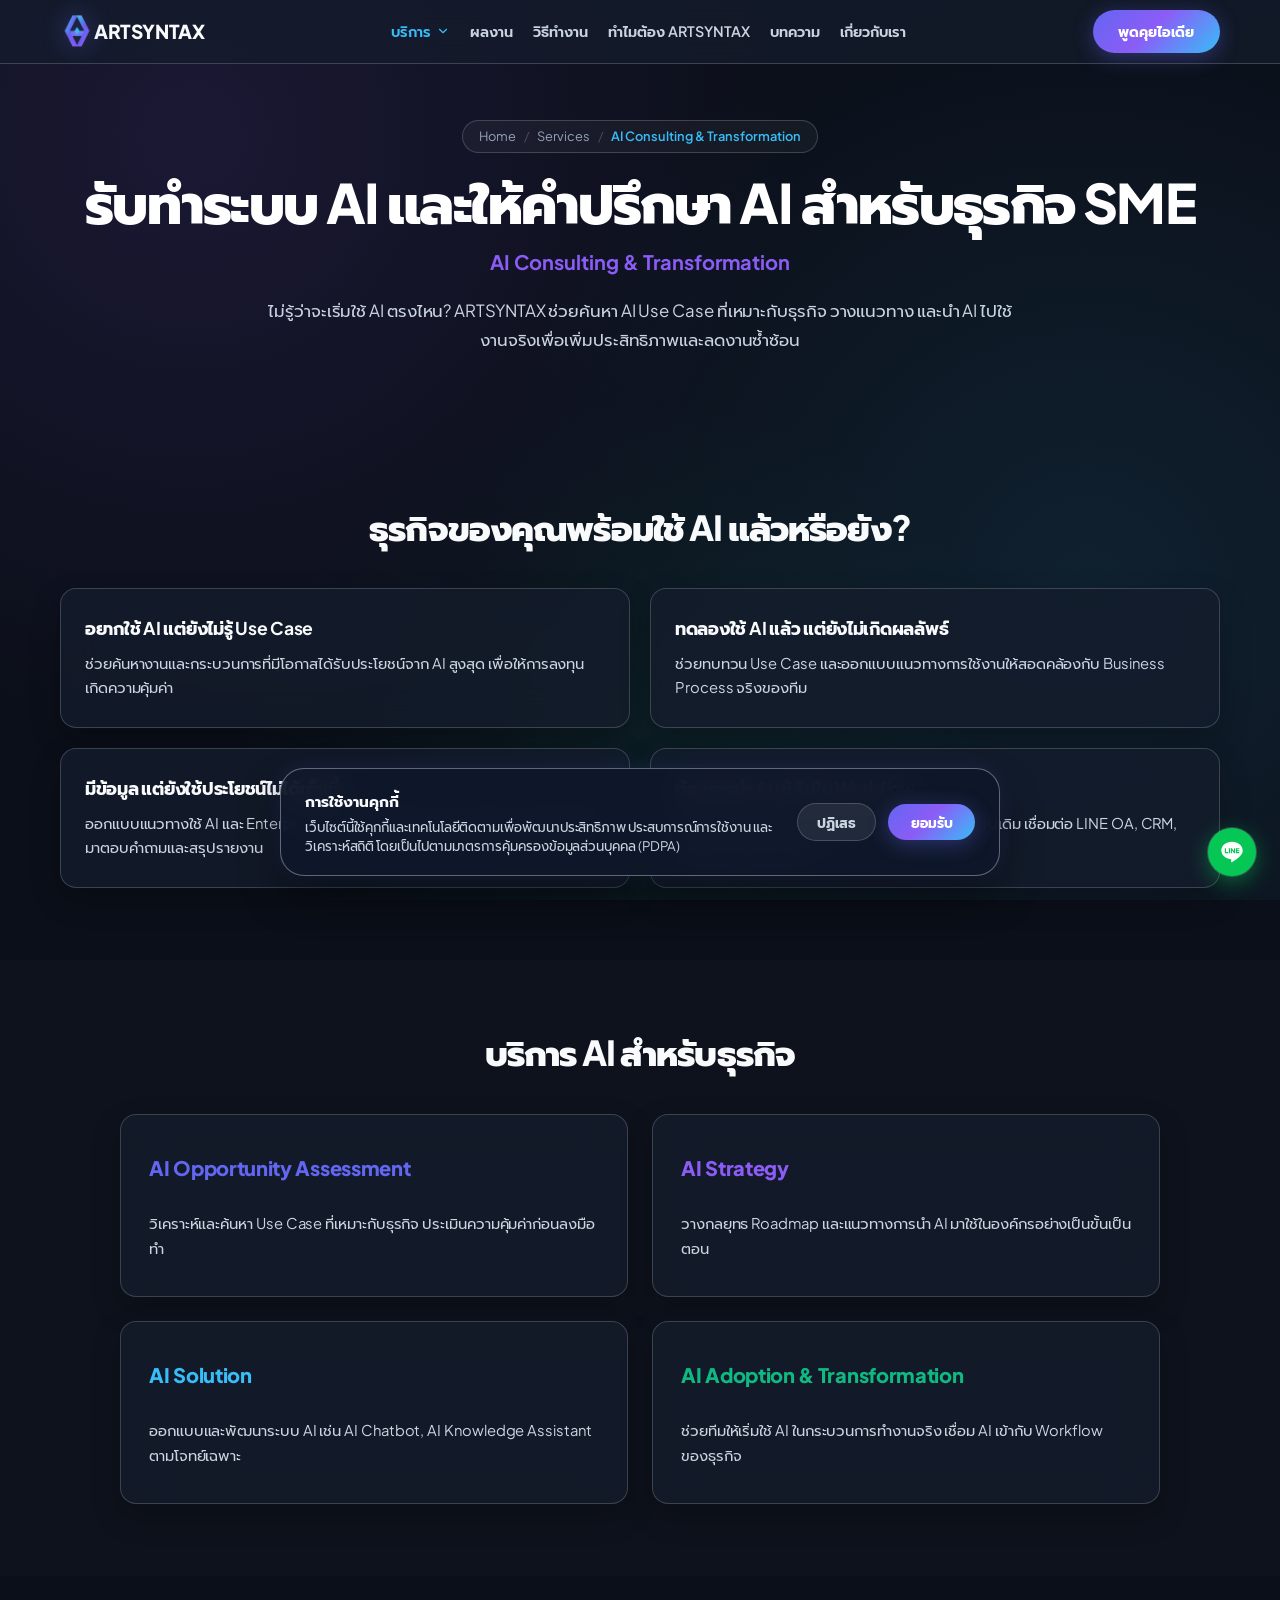
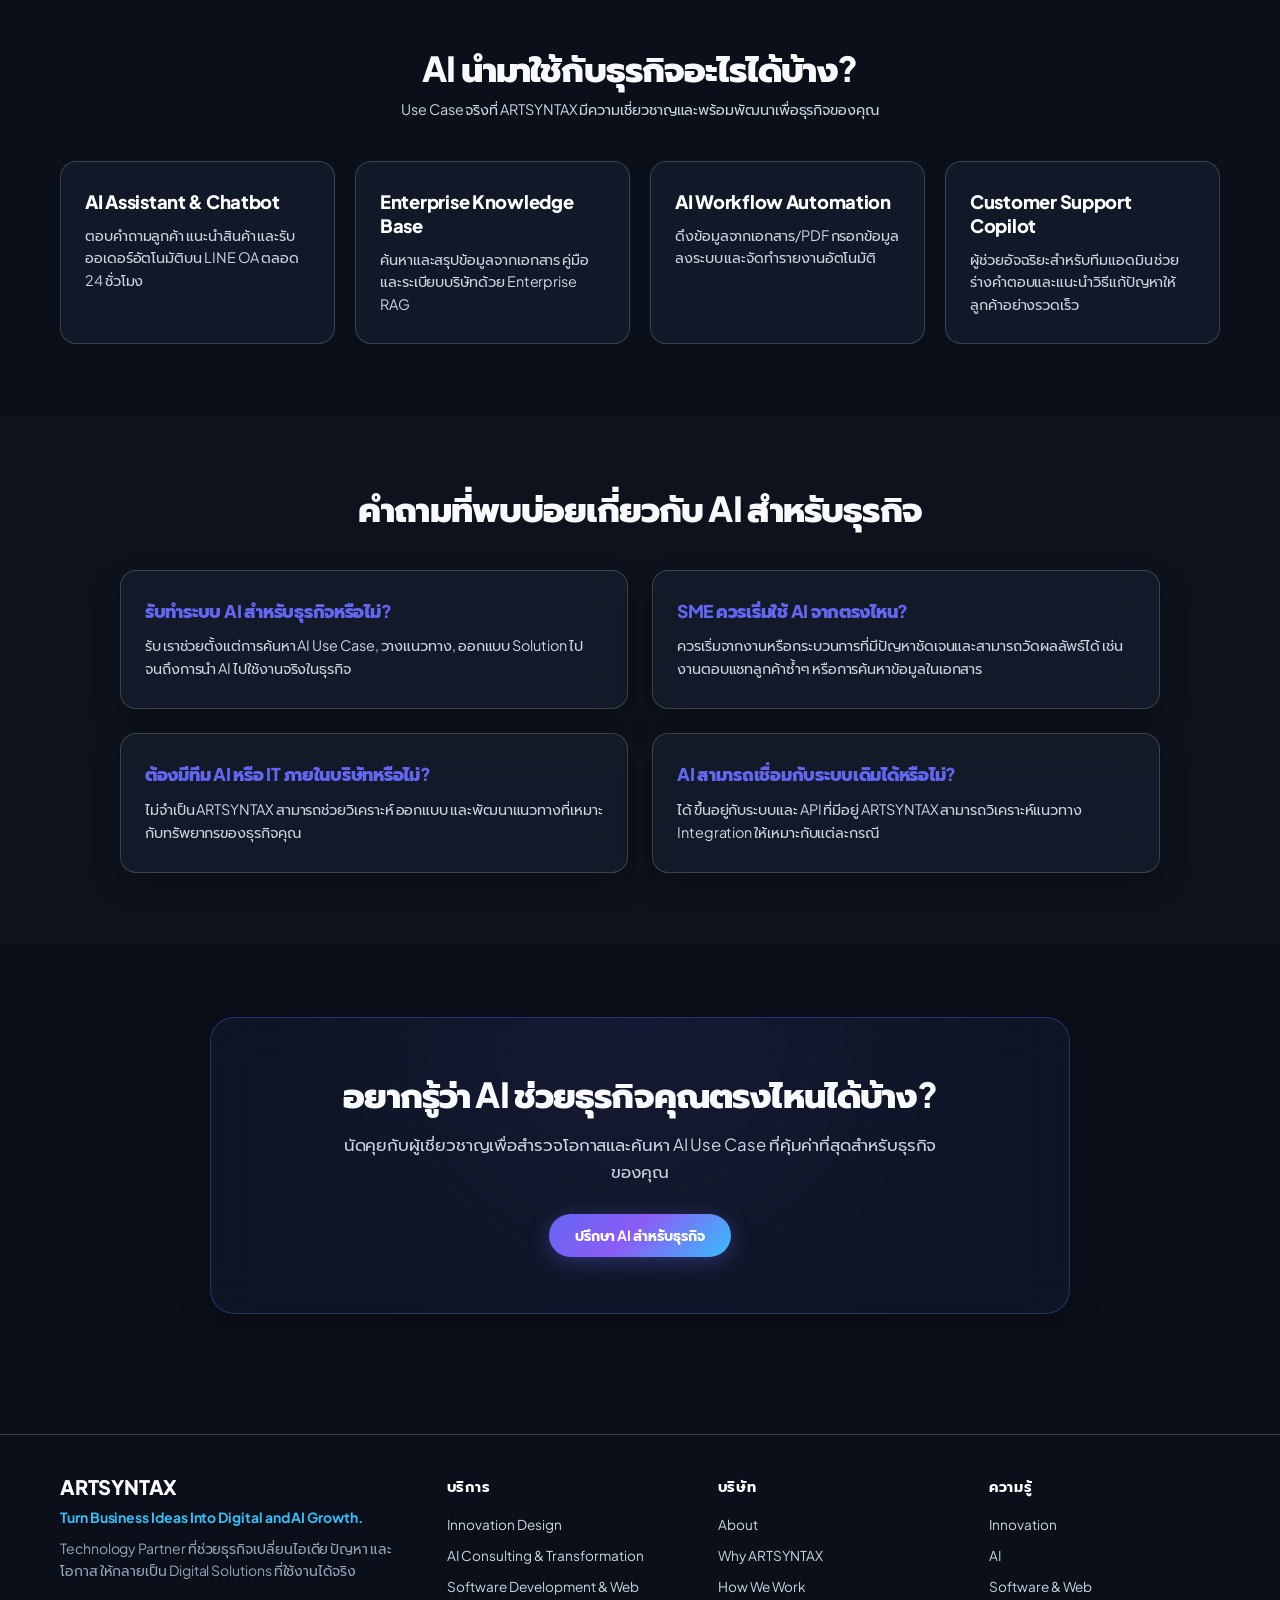
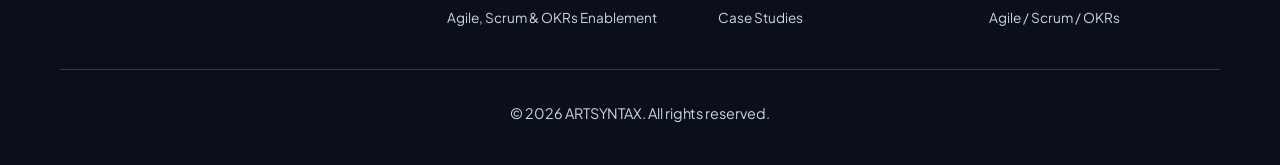
<file: services/ai-consulting-transformation/index.html>
<!DOCTYPE html>
<html lang="th">
<head>
    <meta charset="UTF-8">
    <meta name="viewport" content="width=device-width, initial-scale=1.0, maximum-scale=5.0">
    <title>รับทำ AI สำหรับธุรกิจ SME | AI Consulting & Transformation | ARTSYNTAX</title>
    <meta name="description" content="รับทำระบบ AI และให้คำปรึกษา AI สำหรับธุรกิจ SME ตั้งแต่ค้นหา AI Use Case, วาง AI Strategy, AI Adoption ไปจนถึง AI Transformation และ AI Solutions">
    <meta name="author" content="ARTSYNTAX Solution Studio">
    <meta name="robots" content="index, follow, max-snippet:-1, max-image-preview:large, max-video-preview:-1">
    <meta name="theme-color" content="#0b0f19">

    <!-- Favicon & Canonical -->
    <link rel="icon" href="../../image/logo.png" type="image/png">
    <link rel="canonical" href="https://artsyntax.app/services/ai-consulting-transformation/">

    <!-- Open Graph / Social Tags -->
    <meta property="og:locale" content="th_TH">
    <meta property="og:type" content="website">
    <meta property="og:title" content="รับทำ AI สำหรับธุรกิจ SME | AI Consulting & Transformation | ARTSYNTAX">
    <meta property="og:description" content="รับทำระบบ AI และให้คำปรึกษา AI สำหรับธุรกิจ SME ตั้งแต่ค้นหา AI Use Case, วาง AI Strategy, AI Adoption ไปจนถึง AI Transformation และ AI Solutions">
    <meta property="og:url" content="https://artsyntax.app/services/ai-consulting-transformation/">
    <meta property="og:site_name" content="ARTSYNTAX">
    <meta property="og:image" content="https://artsyntax.app/og-image.png">

    <!-- Twitter Card -->
    <meta name="twitter:card" content="summary_large_image">
    <meta name="twitter:title" content="รับทำ AI สำหรับธุรกิจ SME | AI Consulting & Transformation | ARTSYNTAX">
    <meta name="twitter:description" content="รับทำระบบ AI และให้คำปรึกษา AI สำหรับธุรกิจ SME ตั้งแต่ค้นหา AI Use Case, วาง AI Strategy, AI Adoption ไปจนถึง AI Transformation และ AI Solutions">
    <meta name="twitter:image" content="https://artsyntax.app/og-image.png">

    <link rel="stylesheet" href="../../css/styles.css">
    
    <!-- Google Fonts -->
    <link rel="preconnect" href="https://fonts.googleapis.com">
    <link rel="preconnect" href="https://fonts.gstatic.com" crossorigin>
    <link href="https://fonts.googleapis.com/css2?family=Plus+Jakarta+Sans:wght@400;500;600;700;800&family=Prompt:wght@300;400;500;600;700;800&family=JetBrains+Mono:wght@400;500;600;700&display=swap" rel="stylesheet">
    
    <script type="application/ld+json">
    {
      "@context": "https://schema.org",
      "@type": "BreadcrumbList",
      "itemListElement": [
        { "@type": "ListItem", "position": 1, "name": "Home", "item": "https://artsyntax.app/" },
        { "@type": "ListItem", "position": 2, "name": "Services", "item": "https://artsyntax.app/services/" },
        { "@type": "ListItem", "position": 3, "name": "AI Consulting & Transformation", "item": "https://artsyntax.app/services/ai-consulting-transformation/" }
      ]
    }
    </script>
</head>
<body>
    <!-- Header Navigation -->
    <header class="navbar">
        <div class="container nav-wrapper">
            <a href="../../" class="logo" aria-label="ARTSYNTAX Home">
                <img src="../../image/logo.png" alt="ARTSYNTAX" class="logo-img">
                <span>ARTSYNTAX</span>
            </a>

            <nav aria-label="Main Navigation">
                <ul class="nav-links">
                    <li class="nav-item-dropdown">
                        <a href="../" class="nav-link nav-dropdown-toggle active" style="color: var(--accent-cyan);">
                            <span>บริการ</span>
                            <svg viewBox="0 0 24 24" fill="none" stroke="currentColor" stroke-width="2" stroke-linecap="round" stroke-linejoin="round"><polyline points="6 9 12 15 18 9"></polyline></svg>
                        </a>
                        <div class="dropdown-menu">
                            <a href="../innovation-design/" class="dropdown-item">
                                <div class="dropdown-item-title"><span class="tag">01</span> Innovation Design</div>
                                <div class="dropdown-item-desc">เปลี่ยนไอเดียและปัญหาธุรกิจให้เป็น Solution</div>
                            </a>
                            <a href="" class="dropdown-item" style="background: rgba(99, 102, 241, 0.12);">
                                <div class="dropdown-item-title"><span class="tag">02</span> AI Consulting & Transformation</div>
                                <div class="dropdown-item-desc">ค้นหาโอกาสและนำ AI มาใช้ในธุรกิจจริง</div>
                            </a>
                            <a href="../software-development-web/" class="dropdown-item">
                                <div class="dropdown-item-title"><span class="tag">03</span> Software Development & Web</div>
                                <div class="dropdown-item-desc">พัฒนา Website, Web App และ Software</div>
                            </a>
                            <a href="../agile-scrum-okrs/" class="dropdown-item">
                                <div class="dropdown-item-title"><span class="tag">04</span> Agile, Scrum & OKRs Enablement</div>
                                <div class="dropdown-item-desc">ยกระดับทีม วิธีทำงาน และการ Execution</div>
                            </a>
                        </div>
                    </li>
                    <li><a href="../../case-studies/" class="nav-link">ผลงาน</a></li>
                    <li><a href="../../how-we-work/" class="nav-link">วิธีทำงาน</a></li>
                    <li><a href="../../why-artsyntax/" class="nav-link">ทำไมต้อง ARTSYNTAX</a></li>
                    <li><a href="../../insights/" class="nav-link">บทความ</a></li>
                    <li><a href="../../about/" class="nav-link">เกี่ยวกับเรา</a></li>
                </ul>
            </nav>

            <div class="nav-actions">
                <a href="../../contact/" class="btn btn-primary">
                    <span>พูดคุยไอเดีย</span>
                </a>
                <button class="mobile-toggle" id="mobileToggle" aria-label="เปิดเมนู" aria-expanded="false">
                    <svg width="20" height="20" viewBox="0 0 24 24" fill="none" stroke="currentColor" stroke-width="2" stroke-linecap="round" stroke-linejoin="round"><line x1="3" y1="12" x2="21" y2="12"></line><line x1="3" y1="6" x2="21" y2="6"></line><line x1="3" y1="18" x2="21" y2="18"></line></svg>
                </button>
            </div>
        </div>
    </header>

    <!-- Mobile Drawer -->
    <div class="mobile-drawer" id="mobileDrawer">
        <a href="../../services/" class="mobile-nav-link">บริการ</a>
        <a href="../innovation-design/" class="mobile-nav-sublink">• Innovation Design</a>
        <a href="" class="mobile-nav-sublink" style="color: var(--accent-purple);">• AI Consulting & Transformation</a>
        <a href="../software-development-web/" class="mobile-nav-sublink">• Software Development & Web</a>
        <a href="../agile-scrum-okrs/" class="mobile-nav-sublink">• Agile, Scrum & OKRs Enablement</a>
        <a href="../../case-studies/" class="mobile-nav-link">ผลงาน</a>
        <a href="../../how-we-work/" class="mobile-nav-link">วิธีทำงาน</a>
        <a href="../../why-artsyntax/" class="mobile-nav-link">ทำไมต้อง ARTSYNTAX</a>
        <a href="../../insights/" class="mobile-nav-link">บทความ</a>
        <a href="../../about/" class="mobile-nav-link">เกี่ยวกับเรา</a>
        <div style="margin-top: auto;">
            <a href="../../contact/" class="btn btn-primary" style="width: 100%;">
                <span>พูดคุยไอเดีย</span>
            </a>
        </div>
    </div>

    <main>
        <!-- Page Hero -->
        <section class="page-hero">
            <div class="container">
                <div class="breadcrumb-nav">
                    <ul class="breadcrumb-list">
                        <li><a href="../../">Home</a></li>
                        <li><span class="separator">/</span></li>
                        <li><a href="../">Services</a></li>
                        <li><span class="separator">/</span></li>
                        <li><span class="current">AI Consulting & Transformation</span></li>
                    </ul>
                </div>
                
                <h1 style="font-size: clamp(2.1rem, 4.5vw, 3.4rem); font-weight: 800; color: white; margin-bottom: 0.85rem;">
                    รับทำระบบ AI และให้คำปรึกษา AI สำหรับธุรกิจ SME
                </h1>
                
                <div style="font-size: 1.25rem; font-weight: 700; color: var(--accent-purple); margin-bottom: 1.25rem;">
                    AI Consulting & Transformation
                </div>

                <p style="font-size: 1.05rem; color: var(--text-secondary); max-width: 760px; margin: 0 auto 1.5rem; line-height: 1.7;">
                    ไม่รู้ว่าจะเริ่มใช้ AI ตรงไหน? ARTSYNTAX ช่วยค้นหา AI Use Case ที่เหมาะกับธุรกิจ วางแนวทาง และนำ AI ไปใช้งานจริงเพื่อเพิ่มประสิทธิภาพและลดงานซ้ำซ้อน
                </p>
            </div>
        </section>

        <!-- Section: AI Problems -->
        <section class="section-padding">
            <div class="container">
                <div style="text-align: center; max-width: 780px; margin: 0 auto 2.5rem;" class="reveal">
                    <h2>ธุรกิจของคุณพร้อมใช้ AI แล้วหรือยัง?</h2>
                </div>

                <div class="problems-grid">
                    <div class="glass-card problem-card reveal">
                        <h3>อยากใช้ AI แต่ยังไม่รู้ Use Case</h3>
                        <p>ช่วยค้นหางานและกระบวนการที่มีโอกาสได้รับประโยชน์จาก AI สูงสุด เพื่อให้การลงทุนเกิดความคุ้มค่า</p>
                    </div>

                    <div class="glass-card problem-card reveal">
                        <h3>ทดลองใช้ AI แล้ว แต่ยังไม่เกิดผลลัพธ์</h3>
                        <p>ช่วยทบทวน Use Case และออกแบบแนวทางการใช้งานให้สอดคล้องกับ Business Process จริงของทีม</p>
                    </div>

                    <div class="glass-card problem-card reveal">
                        <h3>มีข้อมูล แต่ยังใช้ประโยชน์ไม่ได้เต็มที่</h3>
                        <p>ออกแบบแนวทางใช้ AI และ Enterprise RAG ดึงข้อมูลและ Knowledge ภายในองค์กรมาตอบคำถามและสรุปรายงาน</p>
                    </div>

                    <div class="glass-card problem-card reveal">
                        <h3>ต้องการนำ AI เข้าไปใน Workflow</h3>
                        <p>ออกแบบและพัฒนา AI Solution ที่ทำงานร่วมกับระบบเดิม เชื่อมต่อ LINE OA, CRM, หรือฐานข้อมูลของธุรกิจ</p>
                    </div>
                </div>
            </div>
        </section>

        <!-- Section: AI Services -->
        <section class="section-padding" style="background: rgba(255,255,255,0.01);">
            <div class="container">
                <div style="text-align: center; max-width: 780px; margin: 0 auto 2.5rem;" class="reveal">
                    <h2>บริการ AI สำหรับธุรกิจ</h2>
                </div>

                <div class="solutions-grid">
                    <div class="glass-card solution-card reveal">
                        <h3 style="color: var(--accent-indigo);">AI Opportunity Assessment</h3>
                        <p>วิเคราะห์และค้นหา Use Case ที่เหมาะกับธุรกิจ ประเมินความคุ้มค่าก่อนลงมือทำ</p>
                    </div>
                    <div class="glass-card solution-card reveal">
                        <h3 style="color: var(--accent-purple);">AI Strategy</h3>
                        <p>วางกลยุทธ Roadmap และแนวทางการนำ AI มาใช้ในองค์กรอย่างเป็นขั้นเป็นตอน</p>
                    </div>
                    <div class="glass-card solution-card reveal">
                        <h3 style="color: var(--accent-cyan);">AI Solution</h3>
                        <p>ออกแบบและพัฒนาระบบ AI เช่น AI Chatbot, AI Knowledge Assistant ตามโจทย์เฉพาะ</p>
                    </div>
                    <div class="glass-card solution-card reveal">
                        <h3 style="color: var(--accent-emerald);">AI Adoption & Transformation</h3>
                        <p>ช่วยทีมให้เริ่มใช้ AI ในกระบวนการทำงานจริง เชื่อม AI เข้ากับ Workflow ของธุรกิจ</p>
                    </div>
                </div>
            </div>
        </section>

        <!-- Section: AI Use Cases -->
        <section class="section-padding">
            <div class="container">
                <div style="text-align: center; max-width: 780px; margin: 0 auto 2.5rem;" class="reveal">
                    <h2>AI นำมาใช้กับธุรกิจอะไรได้บ้าง?</h2>
                    <p style="margin-top: 0.5rem;">Use Case จริงที่ ARTSYNTAX มีความเชี่ยวชาญและพร้อมพัฒนาเพื่อธุรกิจของคุณ</p>
                </div>

                <div class="outputs-grid">
                    <div class="output-card reveal">
                        <h3>AI Assistant & Chatbot</h3>
                        <p>ตอบคำถามลูกค้า แนะนำสินค้า และรับออเดอร์อัตโนมัติบน LINE OA ตลอด 24 ชั่วโมง</p>
                    </div>
                    <div class="output-card reveal">
                        <h3>Enterprise Knowledge Base</h3>
                        <p>ค้นหาและสรุปข้อมูลจากเอกสาร คู่มือ และระเบียบบริษัทด้วย Enterprise RAG</p>
                    </div>
                    <div class="output-card reveal">
                        <h3>AI Workflow Automation</h3>
                        <p>ดึงข้อมูลจากเอกสาร/PDF กรอกข้อมูลลงระบบ และจัดทำรายงานอัตโนมัติ</p>
                    </div>
                    <div class="output-card reveal">
                        <h3>Customer Support Copilot</h3>
                        <p>ผู้ช่วยอัจฉริยะสำหรับทีมแอดมิน ช่วยร่างคำตอบและแนะนำวิธีแก้ปัญหาให้ลูกค้าอย่างรวดเร็ว</p>
                    </div>
                </div>
            </div>
        </section>

        <!-- Section: FAQ -->
        <section class="section-padding" style="background: rgba(255,255,255,0.01);">
            <div class="container">
                <div style="text-align: center; max-width: 780px; margin: 0 auto 2.5rem;" class="reveal">
                    <h2>คำถามที่พบบ่อยเกี่ยวกับ AI สำหรับธุรกิจ</h2>
                </div>

                <div class="faq-grid-2col">
                    <div class="glass-card faq-card-item reveal">
                        <h3>รับทำระบบ AI สำหรับธุรกิจหรือไม่?</h3>
                        <p>รับ เราช่วยตั้งแต่การค้นหา AI Use Case, วางแนวทาง, ออกแบบ Solution ไปจนถึงการนำ AI ไปใช้งานจริงในธุรกิจ</p>
                    </div>
                    <div class="glass-card faq-card-item reveal">
                        <h3>SME ควรเริ่มใช้ AI จากตรงไหน?</h3>
                        <p>ควรเริ่มจากงานหรือกระบวนการที่มีปัญหาชัดเจนและสามารถวัดผลลัพธ์ได้ เช่น งานตอบแชทลูกค้าซ้ำๆ หรือการค้นหาข้อมูลในเอกสาร</p>
                    </div>
                    <div class="glass-card faq-card-item reveal">
                        <h3>ต้องมีทีม AI หรือ IT ภายในบริษัทหรือไม่?</h3>
                        <p>ไม่จำเป็น ARTSYNTAX สามารถช่วยวิเคราะห์ ออกแบบ และพัฒนาแนวทางที่เหมาะกับทรัพยากรของธุรกิจคุณ</p>
                    </div>
                    <div class="glass-card faq-card-item reveal">
                        <h3>AI สามารถเชื่อมกับระบบเดิมได้หรือไม่?</h3>
                        <p>ได้ ขึ้นอยู่กับระบบและ API ที่มีอยู่ ARTSYNTAX สามารถวิเคราะห์แนวทาง Integration ให้เหมาะกับแต่ละกรณี</p>
                    </div>
                </div>
            </div>
        </section>

        <!-- Final CTA -->
        <section class="section-padding">
            <div class="container">
                <div class="glass-card start-small-box reveal" style="text-align: center;">
                    <h2>อยากรู้ว่า AI ช่วยธุรกิจคุณตรงไหนได้บ้าง?</h2>
                    <p style="font-size: 1.05rem; color: var(--text-secondary); max-width: 620px; margin: 1rem auto 1.75rem;">
                        นัดคุยกับผู้เชี่ยวชาญเพื่อสำรวจโอกาสและค้นหา AI Use Case ที่คุ้มค่าที่สุดสำหรับธุรกิจของคุณ
                    </p>
                    <a href="../../contact/" class="btn btn-primary">
                        <span>ปรึกษา AI สำหรับธุรกิจ</span>
                    </a>
                </div>
            </div>
        </section>
    </main>

    <!-- Footer -->
    <footer>
        <div class="container">
            <div class="footer-wrapper">
                <div class="footer-brand">
                    <h4>ARTSYNTAX</h4>
                    <p style="font-weight: 700; color: var(--accent-cyan); margin-bottom: 0.5rem;">Turn Business Ideas Into Digital and AI Growth.</p>
                    <p>Technology Partner ที่ช่วยธุรกิจเปลี่ยนไอเดีย ปัญหา และโอกาส ให้กลายเป็น Digital Solutions ที่ใช้งานได้จริง</p>
                </div>

                <div class="footer-col">
                    <h5>บริการ</h5>
                    <ul class="footer-links">
                        <li><a href="../innovation-design/">Innovation Design</a></li>
                        <li><a href="">AI Consulting & Transformation</a></li>
                        <li><a href="../software-development-web/">Software Development & Web</a></li>
                        <li><a href="../agile-scrum-okrs/">Agile, Scrum & OKRs Enablement</a></li>
                    </ul>
                </div>

                <div class="footer-col">
                    <h5>บริษัท</h5>
                    <ul class="footer-links">
                        <li><a href="../../about/">About</a></li>
                        <li><a href="../../why-artsyntax/">Why ARTSYNTAX</a></li>
                        <li><a href="../../how-we-work/">How We Work</a></li>
                        <li><a href="../../case-studies/">Case Studies</a></li>
                    </ul>
                </div>

                <div class="footer-col">
                    <h5>ความรู้</h5>
                    <ul class="footer-links">
                        <li><a href="../../insights/">Innovation</a></li>
                        <li><a href="../../insights/">AI</a></li>
                        <li><a href="../../insights/">Software & Web</a></li>
                        <li><a href="../../insights/">Agile / Scrum / OKRs</a></li>
                    </ul>
                </div>
            </div>

            <div class="footer-bottom-bar">
                <p>&copy; 2026 ARTSYNTAX. All rights reserved.</p>
            </div>
        </div>
    </footer>

    <!-- Interactive Glassmorphic Floating Chat Box Widget -->
    <div id="chatWidgetCard" class="chat-widget-card" style="display: none;">
        <div class="chat-widget-header">
            <div class="chat-avatar-box">
                <img src="../../image/logo.png" alt="ARTSYNTAX" class="chat-avatar-img">
                <span class="chat-online-dot"></span>
            </div>
            <div class="chat-header-info">
                <span class="chat-header-title">ARTSYNTAX Specialist</span>
                <span class="chat-header-status">🟢 พร้อมให้คำปรึกษาฟรี</span>
            </div>
            <button type="button" id="btnCloseChatWidget" class="btn-close-chat" aria-label="ปิดกล่องแชท">✕</button>
        </div>
        <div class="chat-widget-body">
            <div class="chat-bubble-msg">
                <p>สวัสดีครับ! 👋 มีโจทย์ด้าน <strong>Innovation, AI, Software</strong> หรือ <strong>การทำงานของทีม</strong> พูดคุยกับทีม ARTSYNTAX ได้เลยครับ</p>
                <span class="chat-msg-time">Just now</span>
            </div>
        </div>
        <div class="chat-widget-footer">
            <a href="https://lin.ee/Y8pm6YV" target="_blank" rel="noopener noreferrer" class="btn btn-chat-line">
                <img src="../../image/Line.svg" alt="LINE" class="line-btn-icon">
                <span>พูดคุยทันทีผ่าน LINE OA</span>
            </a>
            <a href="../../contact/" id="btnGoToForm" class="btn btn-chat-form">
                <span>นัดคุยเพื่อวางแนวทางธุรกิจฟรี</span>
            </a>
        </div>
    </div>

    <!-- Floating Chat Trigger Button -->
    <button type="button" id="btnToggleChatWidget" class="line-float-bubble" aria-label="เปิดกล่องแชทปรึกษาฟรี">
        <img src="../../image/Line.svg" alt="LINE" class="line-bubble-icon">
        <span class="line-bubble-tooltip">พูดคุยไอเดีย</span>
    </button>

    <!-- Glassmorphic Cookie Consent Banner (PDPA / GDPR Compliant) -->
    <div id="cookieBanner" class="cookie-banner" style="display: none;">
        <div class="cookie-content">
            <div class="cookie-text">
                <span class="cookie-title">การใช้งานคุกกี้</span>
                <p>เว็บไซต์นี้ใช้คุกกี้และเทคโนโลยีติดตามเพื่อพัฒนาประสิทธิภาพ ประสบการณ์การใช้งาน และวิเคราะห์สถิติ โดยเป็นไปตามมาตรการคุ้มครองข้อมูลส่วนบุคคล (PDPA)</p>
            </div>
            <div class="cookie-actions">
                <button type="button" id="btnDeclineCookies" class="btn btn-cookie-decline">ปฏิเสธ</button>
                <button type="button" id="btnAcceptCookies" class="btn btn-primary btn-cookie-accept">ยอมรับ</button>
            </div>
        </div>
    </div>

    <script src="../../js/app.js"></script>
</body>
</html>
</file>
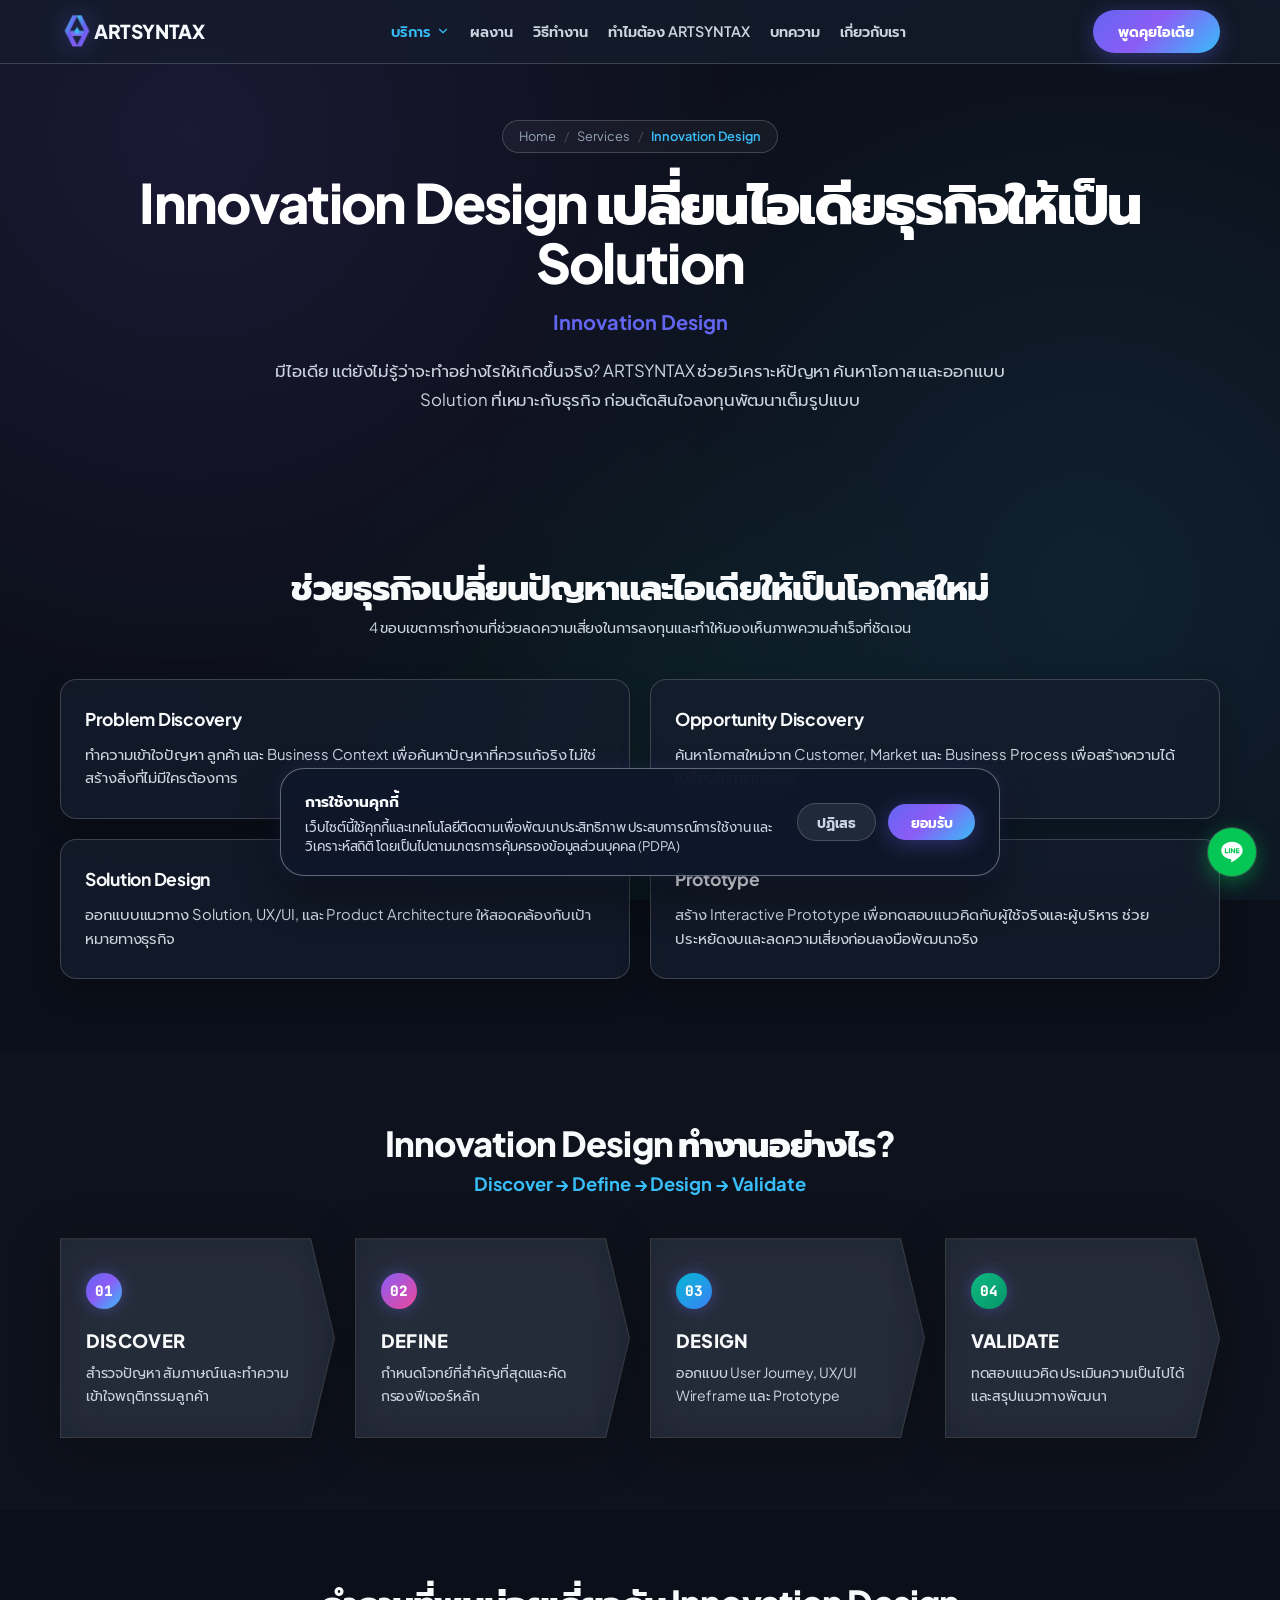
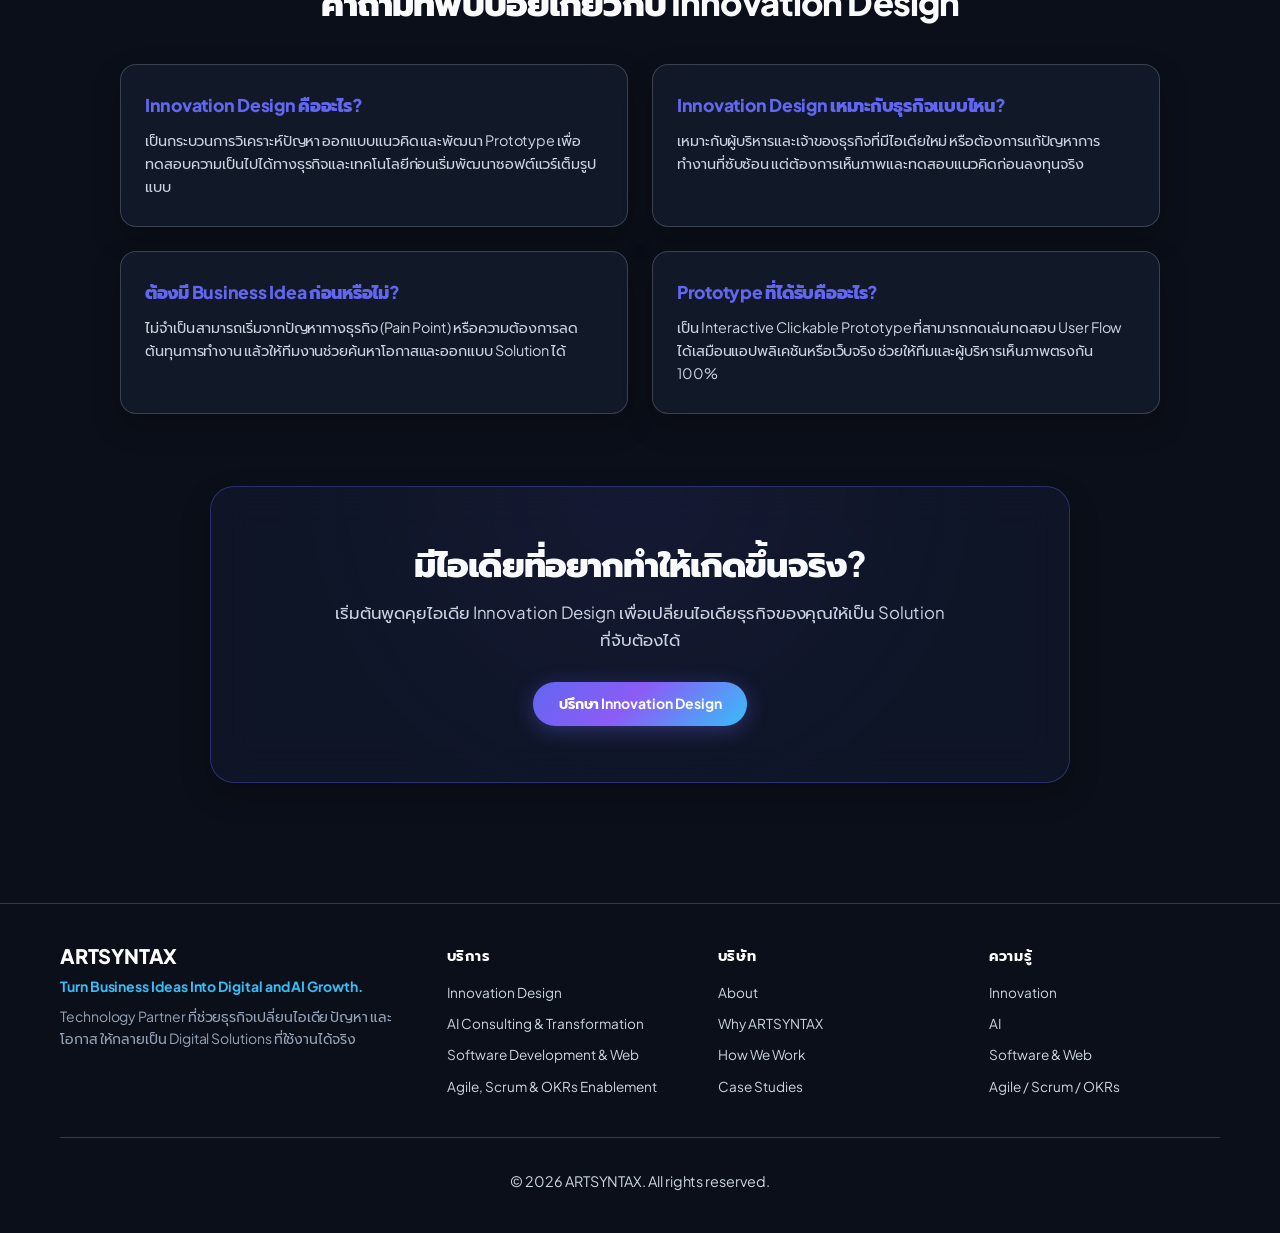
<file: services/innovation-design/index.html>
<!DOCTYPE html>
<html lang="th">
<head>
    <meta charset="UTF-8">
    <meta name="viewport" content="width=device-width, initial-scale=1.0, maximum-scale=5.0">
    <title>Innovation Design สำหรับธุรกิจ SME | ออกแบบนวัตกรรม | ARTSYNTAX</title>
    <meta name="description" content="บริการ Innovation Design ช่วยธุรกิจวิเคราะห์ปัญหา ค้นหา Business Opportunity ออกแบบ Solution และพัฒนา Prototype เพื่อเปลี่ยนไอเดียให้พร้อมสำหรับการนำไปใช้จริง">
    <meta name="author" content="ARTSYNTAX Solution Studio">
    <meta name="robots" content="index, follow, max-snippet:-1, max-image-preview:large, max-video-preview:-1">
    <meta name="theme-color" content="#0b0f19">

    <!-- Favicon & Canonical -->
    <link rel="icon" href="../../image/logo.png" type="image/png">
    <link rel="canonical" href="https://artsyntax.app/services/innovation-design/">

    <!-- Open Graph / Social Tags -->
    <meta property="og:locale" content="th_TH">
    <meta property="og:type" content="website">
    <meta property="og:title" content="Innovation Design สำหรับธุรกิจ SME | ออกแบบนวัตกรรม | ARTSYNTAX">
    <meta property="og:description" content="บริการ Innovation Design ช่วยธุรกิจวิเคราะห์ปัญหา ค้นหา Business Opportunity ออกแบบ Solution และพัฒนา Prototype เพื่อเปลี่ยนไอเดียให้พร้อมสำหรับการนำไปใช้จริง">
    <meta property="og:url" content="https://artsyntax.app/services/innovation-design/">
    <meta property="og:site_name" content="ARTSYNTAX">
    <meta property="og:image" content="https://artsyntax.app/og-image.png">

    <!-- Twitter Card -->
    <meta name="twitter:card" content="summary_large_image">
    <meta name="twitter:title" content="Innovation Design สำหรับธุรกิจ SME | ออกแบบนวัตกรรม | ARTSYNTAX">
    <meta name="twitter:description" content="บริการ Innovation Design ช่วยธุรกิจวิเคราะห์ปัญหา ค้นหา Business Opportunity ออกแบบ Solution และพัฒนา Prototype เพื่อเปลี่ยนไอเดียให้พร้อมสำหรับการนำไปใช้จริง">
    <meta name="twitter:image" content="https://artsyntax.app/og-image.png">

    <link rel="stylesheet" href="../../css/styles.css">
    
    <!-- Google Fonts -->
    <link rel="preconnect" href="https://fonts.googleapis.com">
    <link rel="preconnect" href="https://fonts.gstatic.com" crossorigin>
    <link href="https://fonts.googleapis.com/css2?family=Plus+Jakarta+Sans:wght@400;500;600;700;800&family=Prompt:wght@300;400;500;600;700;800&family=JetBrains+Mono:wght@400;500;600;700&display=swap" rel="stylesheet">
    
    <script type="application/ld+json">
    {
      "@context": "https://schema.org",
      "@type": "BreadcrumbList",
      "itemListElement": [
        { "@type": "ListItem", "position": 1, "name": "Home", "item": "https://artsyntax.app/" },
        { "@type": "ListItem", "position": 2, "name": "Services", "item": "https://artsyntax.app/services/" },
        { "@type": "ListItem", "position": 3, "name": "Innovation Design", "item": "https://artsyntax.app/services/innovation-design/" }
      ]
    }
    </script>
</head>
<body>
    <!-- Header Navigation -->
    <header class="navbar">
        <div class="container nav-wrapper">
            <a href="../../" class="logo" aria-label="ARTSYNTAX Home">
                <img src="../../image/logo.png" alt="ARTSYNTAX" class="logo-img">
                <span>ARTSYNTAX</span>
            </a>

            <nav aria-label="Main Navigation">
                <ul class="nav-links">
                    <li class="nav-item-dropdown">
                        <a href="../" class="nav-link nav-dropdown-toggle active" style="color: var(--accent-cyan);">
                            <span>บริการ</span>
                            <svg viewBox="0 0 24 24" fill="none" stroke="currentColor" stroke-width="2" stroke-linecap="round" stroke-linejoin="round"><polyline points="6 9 12 15 18 9"></polyline></svg>
                        </a>
                        <div class="dropdown-menu">
                            <a href="" class="dropdown-item" style="background: rgba(99, 102, 241, 0.12);">
                                <div class="dropdown-item-title"><span class="tag">01</span> Innovation Design</div>
                                <div class="dropdown-item-desc">เปลี่ยนไอเดียและปัญหาธุรกิจให้เป็น Solution</div>
                            </a>
                            <a href="../ai-consulting-transformation/" class="dropdown-item">
                                <div class="dropdown-item-title"><span class="tag">02</span> AI Consulting & Transformation</div>
                                <div class="dropdown-item-desc">ค้นหาโอกาสและนำ AI มาใช้ในธุรกิจจริง</div>
                            </a>
                            <a href="../software-development-web/" class="dropdown-item">
                                <div class="dropdown-item-title"><span class="tag">03</span> Software Development & Web</div>
                                <div class="dropdown-item-desc">พัฒนา Website, Web App และ Software</div>
                            </a>
                            <a href="../agile-scrum-okrs/" class="dropdown-item">
                                <div class="dropdown-item-title"><span class="tag">04</span> Agile, Scrum & OKRs Enablement</div>
                                <div class="dropdown-item-desc">ยกระดับทีม วิธีทำงาน และการ Execution</div>
                            </a>
                        </div>
                    </li>
                    <li><a href="../../case-studies/" class="nav-link">ผลงาน</a></li>
                    <li><a href="../../how-we-work/" class="nav-link">วิธีทำงาน</a></li>
                    <li><a href="../../why-artsyntax/" class="nav-link">ทำไมต้อง ARTSYNTAX</a></li>
                    <li><a href="../../insights/" class="nav-link">บทความ</a></li>
                    <li><a href="../../about/" class="nav-link">เกี่ยวกับเรา</a></li>
                </ul>
            </nav>

            <div class="nav-actions">
                <a href="../../contact/" class="btn btn-primary">
                    <span>พูดคุยไอเดีย</span>
                </a>
                <button class="mobile-toggle" id="mobileToggle" aria-label="เปิดเมนู" aria-expanded="false">
                    <svg width="20" height="20" viewBox="0 0 24 24" fill="none" stroke="currentColor" stroke-width="2" stroke-linecap="round" stroke-linejoin="round"><line x1="3" y1="12" x2="21" y2="12"></line><line x1="3" y1="6" x2="21" y2="6"></line><line x1="3" y1="18" x2="21" y2="18"></line></svg>
                </button>
            </div>
        </div>
    </header>

    <!-- Mobile Drawer -->
    <div class="mobile-drawer" id="mobileDrawer">
        <a href="../../services/" class="mobile-nav-link">บริการ</a>
        <a href="" class="mobile-nav-sublink" style="color: var(--accent-indigo);">• Innovation Design</a>
        <a href="../ai-consulting-transformation/" class="mobile-nav-sublink">• AI Consulting & Transformation</a>
        <a href="../software-development-web/" class="mobile-nav-sublink">• Software Development & Web</a>
        <a href="../agile-scrum-okrs/" class="mobile-nav-sublink">• Agile, Scrum & OKRs Enablement</a>
        <a href="../../case-studies/" class="mobile-nav-link">ผลงาน</a>
        <a href="../../how-we-work/" class="mobile-nav-link">วิธีทำงาน</a>
        <a href="../../why-artsyntax/" class="mobile-nav-link">ทำไมต้อง ARTSYNTAX</a>
        <a href="../../insights/" class="mobile-nav-link">บทความ</a>
        <a href="../../about/" class="mobile-nav-link">เกี่ยวกับเรา</a>
        <div style="margin-top: auto;">
            <a href="../../contact/" class="btn btn-primary" style="width: 100%;">
                <span>พูดคุยไอเดีย</span>
            </a>
        </div>
    </div>

    <main>
        <!-- Page Hero -->
        <section class="page-hero">
            <div class="container">
                <div class="breadcrumb-nav">
                    <ul class="breadcrumb-list">
                        <li><a href="../../">Home</a></li>
                        <li><span class="separator">/</span></li>
                        <li><a href="../">Services</a></li>
                        <li><span class="separator">/</span></li>
                        <li><span class="current">Innovation Design</span></li>
                    </ul>
                </div>
                
                <h1 style="font-size: clamp(2.1rem, 4.5vw, 3.4rem); font-weight: 800; color: white; margin-bottom: 0.85rem;">
                    Innovation Design เปลี่ยนไอเดียธุรกิจให้เป็น Solution
                </h1>
                <div style="font-size: 1.25rem; font-weight: 700; color: var(--accent-indigo); margin-bottom: 1.25rem;">
                    Innovation Design
                </div>
                <p style="font-size: 1.05rem; color: var(--text-secondary); max-width: 760px; margin: 0 auto 1.5rem; line-height: 1.7;">
                    มีไอเดีย แต่ยังไม่รู้ว่าจะทำอย่างไรให้เกิดขึ้นจริง? ARTSYNTAX ช่วยวิเคราะห์ปัญหา ค้นหาโอกาส และออกแบบ Solution ที่เหมาะกับธุรกิจ ก่อนตัดสินใจลงทุนพัฒนาเต็มรูปแบบ
                </p>
            </div>
        </section>

        <!-- Section: What We Help -->
        <section class="section-padding">
            <div class="container">
                <div style="text-align: center; max-width: 780px; margin: 0 auto 2.5rem;" class="reveal">
                    <h2>ช่วยธุรกิจเปลี่ยนปัญหาและไอเดียให้เป็นโอกาสใหม่</h2>
                    <p style="margin-top: 0.5rem;">4 ขอบเขตการทำงานที่ช่วยลดความเสี่ยงในการลงทุนและทำให้มองเห็นภาพความสำเร็จที่ชัดเจน</p>
                </div>

                <div class="problems-grid">
                    <div class="glass-card problem-card reveal">
                        <h3>Problem Discovery</h3>
                        <p>ทำความเข้าใจปัญหา ลูกค้า และ Business Context เพื่อค้นหาปัญหาที่ควรแก้จริง ไม่ใช่สร้างสิ่งที่ไม่มีใครต้องการ</p>
                    </div>

                    <div class="glass-card problem-card reveal">
                        <h3>Opportunity Discovery</h3>
                        <p>ค้นหาโอกาสใหม่จาก Customer, Market และ Business Process เพื่อสร้างความได้เปรียบในการแข่งขัน</p>
                    </div>

                    <div class="glass-card problem-card reveal">
                        <h3>Solution Design</h3>
                        <p>ออกแบบแนวทาง Solution, UX/UI, และ Product Architecture ให้สอดคล้องกับเป้าหมายทางธุรกิจ</p>
                    </div>

                    <div class="glass-card problem-card reveal">
                        <h3>Prototype</h3>
                        <p>สร้าง Interactive Prototype เพื่อทดสอบแนวคิดกับผู้ใช้จริงและผู้บริหาร ช่วยประหยัดงบและลดความเสี่ยงก่อนลงมือพัฒนาจริง</p>
                    </div>
                </div>
            </div>
        </section>

        <!-- Section: Process -->
        <section class="section-padding" style="background: rgba(255,255,255,0.01);">
            <div class="container">
                <div style="text-align: center; max-width: 780px; margin: 0 auto 2.5rem;" class="reveal">
                    <h2>Innovation Design ทำงานอย่างไร?</h2>
                    <p style="font-weight: 700; color: var(--accent-cyan); font-size: 1.15rem; margin-top: 0.25rem;">Discover → Define → Design → Validate</p>
                </div>

                <div class="workflow-grid">
                    <div class="workflow-card step-1 reveal">
                        <div class="step-num-badge">01</div>
                        <h3>DISCOVER</h3>
                        <p>สำรวจปัญหา สัมภาษณ์ และทำความเข้าใจพฤติกรรมลูกค้า</p>
                    </div>
                    <div class="workflow-card step-2 reveal">
                        <div class="step-num-badge" style="background: linear-gradient(135deg, #8b5cf6, #ec4899);">02</div>
                        <h3>DEFINE</h3>
                        <p>กำหนดโจทย์ที่สำคัญที่สุดและคัดกรองฟีเจอร์หลัก</p>
                    </div>
                    <div class="workflow-card step-3 reveal">
                        <div class="step-num-badge" style="background: linear-gradient(135deg, #06b6d4, #3b82f6);">03</div>
                        <h3>DESIGN</h3>
                        <p>ออกแบบ User Journey, UX/UI Wireframe และ Prototype</p>
                    </div>
                    <div class="workflow-card step-4 reveal">
                        <div class="step-num-badge" style="background: linear-gradient(135deg, #10b981, #059669);">04</div>
                        <h3>VALIDATE</h3>
                        <p>ทดสอบแนวคิด ประเมินความเป็นไปได้ และสรุปแนวทางพัฒนา</p>
                    </div>
                </div>
            </div>
        </section>

        <!-- Section: FAQ -->
        <section class="section-padding">
            <div class="container">
                <div style="text-align: center; max-width: 780px; margin: 0 auto 2.5rem;" class="reveal">
                    <h2>คำถามที่พบบ่อยเกี่ยวกับ Innovation Design</h2>
                </div>

                <div class="faq-grid-2col">
                    <div class="glass-card faq-card-item reveal">
                        <h3>Innovation Design คืออะไร?</h3>
                        <p>เป็นกระบวนการวิเคราะห์ปัญหา ออกแบบแนวคิด และพัฒนา Prototype เพื่อทดสอบความเป็นไปได้ทางธุรกิจและเทคโนโลยีก่อนเริ่มพัฒนาซอฟต์แวร์เต็มรูปแบบ</p>
                    </div>
                    <div class="glass-card faq-card-item reveal">
                        <h3>Innovation Design เหมาะกับธุรกิจแบบไหน?</h3>
                        <p>เหมาะกับผู้บริหารและเจ้าของธุรกิจที่มีไอเดียใหม่ หรือต้องการแก้ปัญหาการทำงานที่ซับซ้อน แต่ต้องการเห็นภาพและทดสอบแนวคิดก่อนลงทุนจริง</p>
                    </div>
                    <div class="glass-card faq-card-item reveal">
                        <h3>ต้องมี Business Idea ก่อนหรือไม่?</h3>
                        <p>ไม่จำเป็น สามารถเริ่มจากปัญหาทางธุรกิจ (Pain Point) หรือความต้องการลดต้นทุนการทำงาน แล้วให้ทีมงานช่วยค้นหาโอกาสและออกแบบ Solution ได้</p>
                    </div>
                    <div class="glass-card faq-card-item reveal">
                        <h3>Prototype ที่ได้รับคืออะไร?</h3>
                        <p>เป็น Interactive Clickable Prototype ที่สามารถกดเล่น ทดสอบ User Flow ได้เสมือนแอปพลิเคชันหรือเว็บจริง ช่วยให้ทีมและผู้บริหารเห็นภาพตรงกัน 100%</p>
                    </div>
                </div>
            </div>
        </section>

        <!-- Final CTA -->
        <section class="section-padding" style="padding-top: 0;">
            <div class="container">
                <div class="glass-card start-small-box reveal" style="text-align: center;">
                    <h2>มีไอเดียที่อยากทำให้เกิดขึ้นจริง?</h2>
                    <p style="font-size: 1.05rem; color: var(--text-secondary); max-width: 620px; margin: 1rem auto 1.75rem;">
                        เริ่มต้นพูดคุยไอเดีย Innovation Design เพื่อเปลี่ยนไอเดียธุรกิจของคุณให้เป็น Solution ที่จับต้องได้
                    </p>
                    <a href="../../contact/" class="btn btn-primary">
                        <span>ปรึกษา Innovation Design</span>
                    </a>
                </div>
            </div>
        </section>
    </main>

    <!-- Footer -->
    <footer>
        <div class="container">
            <div class="footer-wrapper">
                <div class="footer-brand">
                    <h4>ARTSYNTAX</h4>
                    <p style="font-weight: 700; color: var(--accent-cyan); margin-bottom: 0.5rem;">Turn Business Ideas Into Digital and AI Growth.</p>
                    <p>Technology Partner ที่ช่วยธุรกิจเปลี่ยนไอเดีย ปัญหา และโอกาส ให้กลายเป็น Digital Solutions ที่ใช้งานได้จริง</p>
                </div>

                <div class="footer-col">
                    <h5>บริการ</h5>
                    <ul class="footer-links">
                        <li><a href="">Innovation Design</a></li>
                        <li><a href="../ai-consulting-transformation/">AI Consulting & Transformation</a></li>
                        <li><a href="../software-development-web/">Software Development & Web</a></li>
                        <li><a href="../agile-scrum-okrs/">Agile, Scrum & OKRs Enablement</a></li>
                    </ul>
                </div>

                <div class="footer-col">
                    <h5>บริษัท</h5>
                    <ul class="footer-links">
                        <li><a href="../../about/">About</a></li>
                        <li><a href="../../why-artsyntax/">Why ARTSYNTAX</a></li>
                        <li><a href="../../how-we-work/">How We Work</a></li>
                        <li><a href="../../case-studies/">Case Studies</a></li>
                    </ul>
                </div>

                <div class="footer-col">
                    <h5>ความรู้</h5>
                    <ul class="footer-links">
                        <li><a href="../../insights/">Innovation</a></li>
                        <li><a href="../../insights/">AI</a></li>
                        <li><a href="../../insights/">Software & Web</a></li>
                        <li><a href="../../insights/">Agile / Scrum / OKRs</a></li>
                    </ul>
                </div>
            </div>

            <div class="footer-bottom-bar">
                <p>&copy; 2026 ARTSYNTAX. All rights reserved.</p>
            </div>
        </div>
    </footer>

    <!-- Interactive Glassmorphic Floating Chat Box Widget -->
    <div id="chatWidgetCard" class="chat-widget-card" style="display: none;">
        <div class="chat-widget-header">
            <div class="chat-avatar-box">
                <img src="../../image/logo.png" alt="ARTSYNTAX" class="chat-avatar-img">
                <span class="chat-online-dot"></span>
            </div>
            <div class="chat-header-info">
                <span class="chat-header-title">ARTSYNTAX Specialist</span>
                <span class="chat-header-status">🟢 พร้อมให้คำปรึกษาฟรี</span>
            </div>
            <button type="button" id="btnCloseChatWidget" class="btn-close-chat" aria-label="ปิดกล่องแชท">✕</button>
        </div>
        <div class="chat-widget-body">
            <div class="chat-bubble-msg">
                <p>สวัสดีครับ! 👋 มีโจทย์ด้าน <strong>Innovation, AI, Software</strong> หรือ <strong>การทำงานของทีม</strong> พูดคุยกับทีม ARTSYNTAX ได้เลยครับ</p>
                <span class="chat-msg-time">Just now</span>
            </div>
        </div>
        <div class="chat-widget-footer">
            <a href="https://lin.ee/Y8pm6YV" target="_blank" rel="noopener noreferrer" class="btn btn-chat-line">
                <img src="../../image/Line.svg" alt="LINE" class="line-btn-icon">
                <span>พูดคุยทันทีผ่าน LINE OA</span>
            </a>
            <a href="../../contact/" id="btnGoToForm" class="btn btn-chat-form">
                <span>นัดคุยเพื่อวางแนวทางธุรกิจฟรี</span>
            </a>
        </div>
    </div>

    <!-- Floating Chat Trigger Button -->
    <button type="button" id="btnToggleChatWidget" class="line-float-bubble" aria-label="เปิดกล่องแชทปรึกษาฟรี">
        <img src="../../image/Line.svg" alt="LINE" class="line-bubble-icon">
        <span class="line-bubble-tooltip">พูดคุยไอเดีย</span>
    </button>

    <!-- Glassmorphic Cookie Consent Banner (PDPA / GDPR Compliant) -->
    <div id="cookieBanner" class="cookie-banner" style="display: none;">
        <div class="cookie-content">
            <div class="cookie-text">
                <span class="cookie-title">การใช้งานคุกกี้</span>
                <p>เว็บไซต์นี้ใช้คุกกี้และเทคโนโลยีติดตามเพื่อพัฒนาประสิทธิภาพ ประสบการณ์การใช้งาน และวิเคราะห์สถิติ โดยเป็นไปตามมาตรการคุ้มครองข้อมูลส่วนบุคคล (PDPA)</p>
            </div>
            <div class="cookie-actions">
                <button type="button" id="btnDeclineCookies" class="btn btn-cookie-decline">ปฏิเสธ</button>
                <button type="button" id="btnAcceptCookies" class="btn btn-primary btn-cookie-accept">ยอมรับ</button>
            </div>
        </div>
    </div>

    <script src="../../js/app.js"></script>
</body>
</html>
</file>
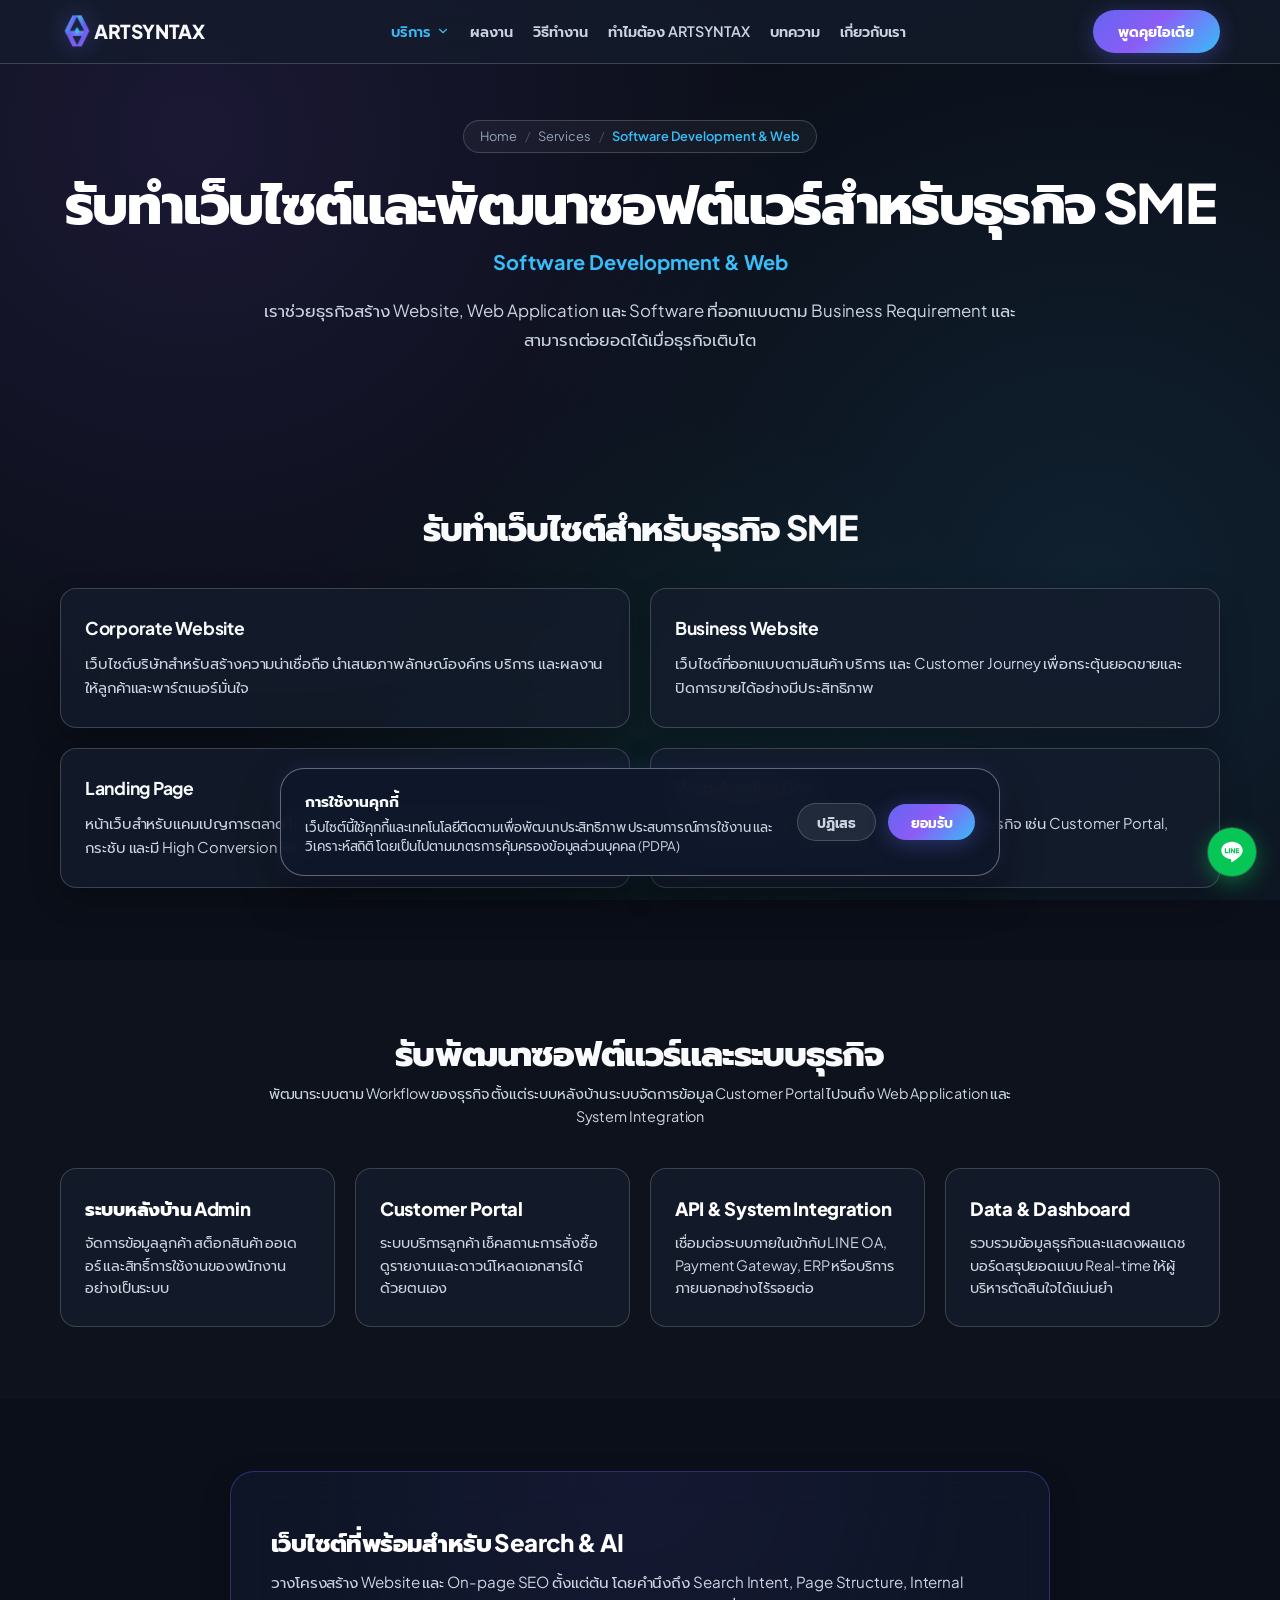
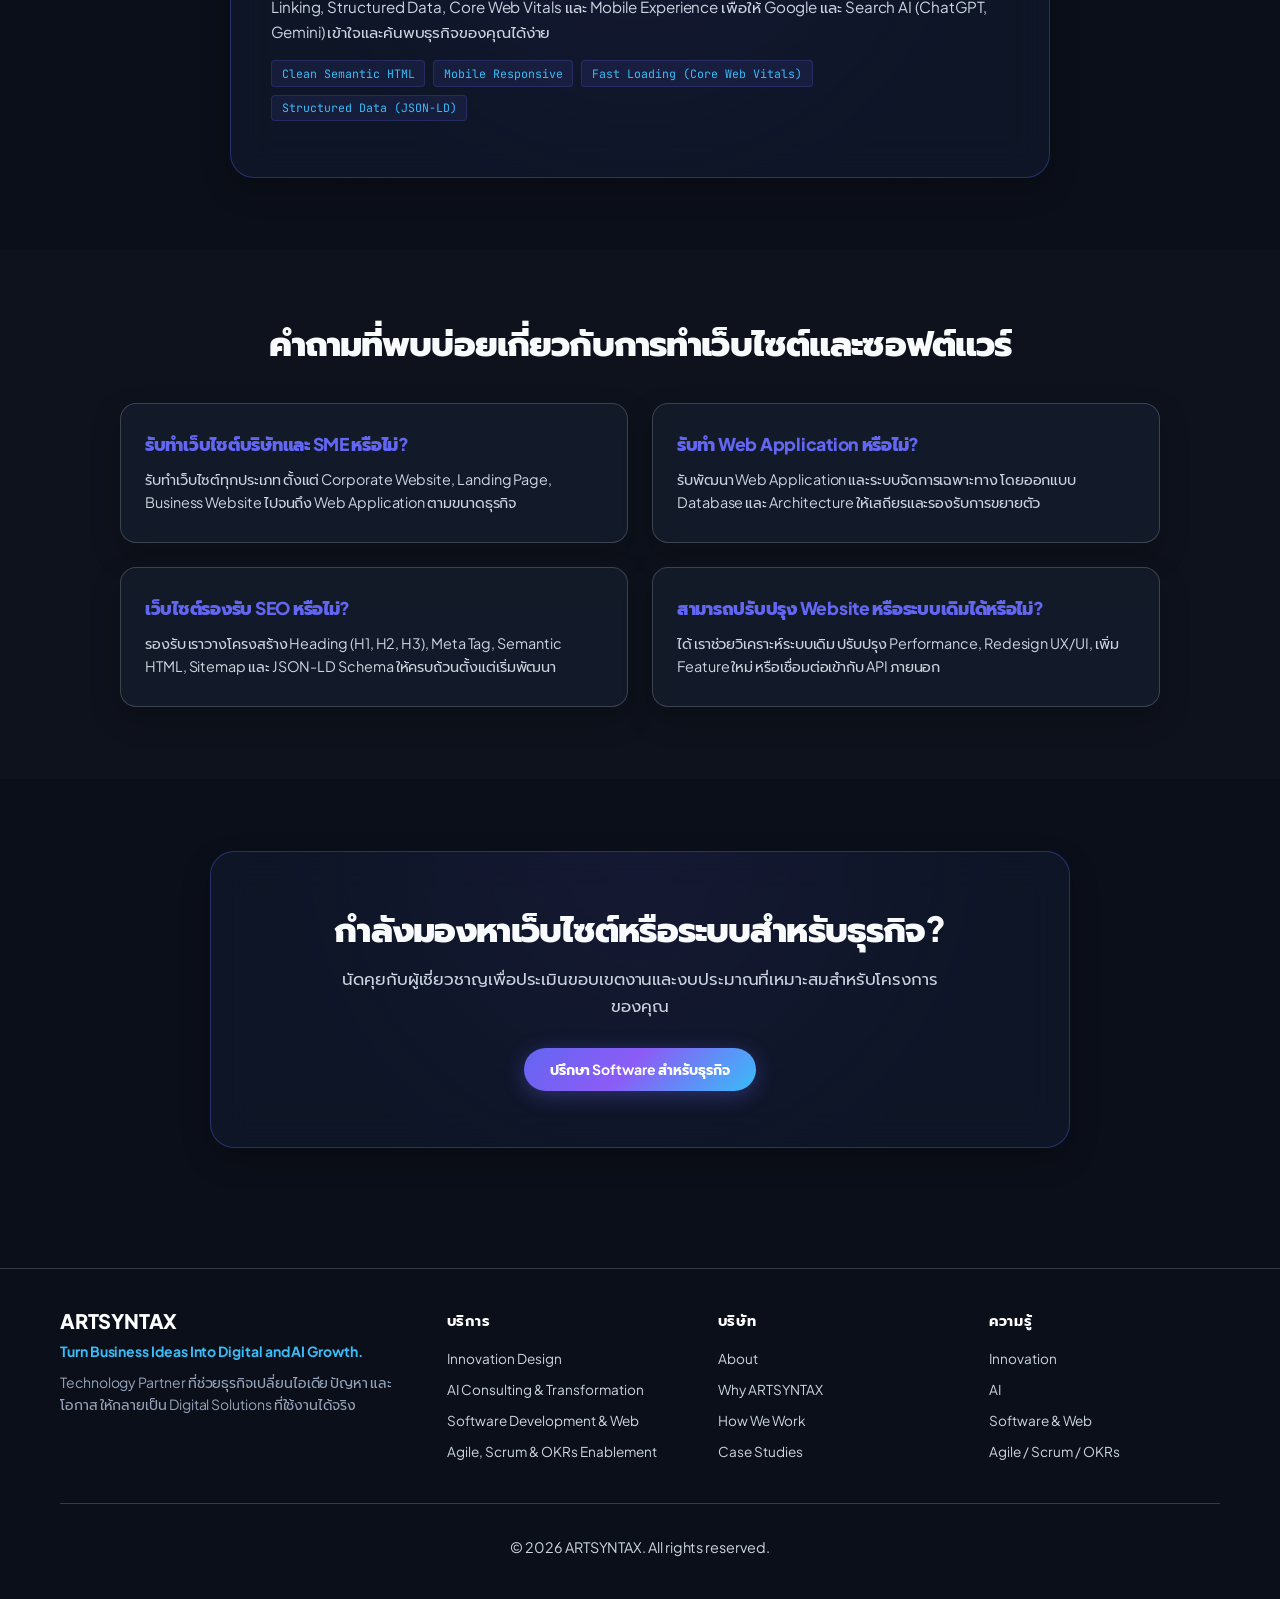
<file: services/software-development-web/index.html>
<!DOCTYPE html>
<html lang="th">
<head>
    <meta charset="UTF-8">
    <meta name="viewport" content="width=device-width, initial-scale=1.0, maximum-scale=5.0">
    <title>รับทำเว็บไซต์และพัฒนาซอฟต์แวร์สำหรับ SME | ARTSYNTAX</title>
    <meta name="description" content="รับทำเว็บไซต์บริษัท เว็บไซต์ธุรกิจ Web Application และพัฒนาซอฟต์แวร์สำหรับ SME ออกแบบตาม Business Requirement รองรับ Mobile และ SEO">
    <meta name="author" content="ARTSYNTAX Solution Studio">
    <meta name="robots" content="index, follow, max-snippet:-1, max-image-preview:large, max-video-preview:-1">
    <meta name="theme-color" content="#0b0f19">

    <!-- Favicon & Canonical -->
    <link rel="icon" href="../../image/logo.png" type="image/png">
    <link rel="canonical" href="https://artsyntax.app/services/software-development-web/">

    <!-- Open Graph / Social Tags -->
    <meta property="og:locale" content="th_TH">
    <meta property="og:type" content="website">
    <meta property="og:title" content="รับทำเว็บไซต์และพัฒนาซอฟต์แวร์สำหรับ SME | ARTSYNTAX">
    <meta property="og:description" content="รับทำเว็บไซต์บริษัท เว็บไซต์ธุรกิจ Web Application และพัฒนาซอฟต์แวร์สำหรับ SME ออกแบบตาม Business Requirement รองรับ Mobile และ SEO">
    <meta property="og:url" content="https://artsyntax.app/services/software-development-web/">
    <meta property="og:site_name" content="ARTSYNTAX">
    <meta property="og:image" content="https://artsyntax.app/og-image.png">

    <!-- Twitter Card -->
    <meta name="twitter:card" content="summary_large_image">
    <meta name="twitter:title" content="รับทำเว็บไซต์และพัฒนาซอฟต์แวร์สำหรับ SME | ARTSYNTAX">
    <meta name="twitter:description" content="รับทำเว็บไซต์บริษัท เว็บไซต์ธุรกิจ Web Application และพัฒนาซอฟต์แวร์สำหรับ SME ออกแบบตาม Business Requirement รองรับ Mobile และ SEO">
    <meta name="twitter:image" content="https://artsyntax.app/og-image.png">

    <link rel="stylesheet" href="../../css/styles.css">
    
    <!-- Google Fonts -->
    <link rel="preconnect" href="https://fonts.googleapis.com">
    <link rel="preconnect" href="https://fonts.gstatic.com" crossorigin>
    <link href="https://fonts.googleapis.com/css2?family=Plus+Jakarta+Sans:wght@400;500;600;700;800&family=Prompt:wght@300;400;500;600;700;800&family=JetBrains+Mono:wght@400;500;600;700&display=swap" rel="stylesheet">
    
    <script type="application/ld+json">
    {
      "@context": "https://schema.org",
      "@type": "BreadcrumbList",
      "itemListElement": [
        { "@type": "ListItem", "position": 1, "name": "Home", "item": "https://artsyntax.app/" },
        { "@type": "ListItem", "position": 2, "name": "Services", "item": "https://artsyntax.app/services/" },
        { "@type": "ListItem", "position": 3, "name": "Software Development & Web", "item": "https://artsyntax.app/services/software-development-web/" }
      ]
    }
    </script>
</head>
<body>
    <!-- Header Navigation -->
    <header class="navbar">
        <div class="container nav-wrapper">
            <a href="../../" class="logo" aria-label="ARTSYNTAX Home">
                <img src="../../image/logo.png" alt="ARTSYNTAX" class="logo-img">
                <span>ARTSYNTAX</span>
            </a>

            <nav aria-label="Main Navigation">
                <ul class="nav-links">
                    <li class="nav-item-dropdown">
                        <a href="../" class="nav-link nav-dropdown-toggle active" style="color: var(--accent-cyan);">
                            <span>บริการ</span>
                            <svg viewBox="0 0 24 24" fill="none" stroke="currentColor" stroke-width="2" stroke-linecap="round" stroke-linejoin="round"><polyline points="6 9 12 15 18 9"></polyline></svg>
                        </a>
                        <div class="dropdown-menu">
                            <a href="../innovation-design/" class="dropdown-item">
                                <div class="dropdown-item-title"><span class="tag">01</span> Innovation Design</div>
                                <div class="dropdown-item-desc">เปลี่ยนไอเดียและปัญหาธุรกิจให้เป็น Solution</div>
                            </a>
                            <a href="../ai-consulting-transformation/" class="dropdown-item">
                                <div class="dropdown-item-title"><span class="tag">02</span> AI Consulting & Transformation</div>
                                <div class="dropdown-item-desc">ค้นหาโอกาสและนำ AI มาใช้ในธุรกิจจริง</div>
                            </a>
                            <a href="" class="dropdown-item" style="background: rgba(99, 102, 241, 0.12);">
                                <div class="dropdown-item-title"><span class="tag">03</span> Software Development & Web</div>
                                <div class="dropdown-item-desc">พัฒนา Website, Web App และ Software</div>
                            </a>
                            <a href="../agile-scrum-okrs/" class="dropdown-item">
                                <div class="dropdown-item-title"><span class="tag">04</span> Agile, Scrum & OKRs Enablement</div>
                                <div class="dropdown-item-desc">ยกระดับทีม วิธีทำงาน และการ Execution</div>
                            </a>
                        </div>
                    </li>
                    <li><a href="../../case-studies/" class="nav-link">ผลงาน</a></li>
                    <li><a href="../../how-we-work/" class="nav-link">วิธีทำงาน</a></li>
                    <li><a href="../../why-artsyntax/" class="nav-link">ทำไมต้อง ARTSYNTAX</a></li>
                    <li><a href="../../insights/" class="nav-link">บทความ</a></li>
                    <li><a href="../../about/" class="nav-link">เกี่ยวกับเรา</a></li>
                </ul>
            </nav>

            <div class="nav-actions">
                <a href="../../contact/" class="btn btn-primary">
                    <span>พูดคุยไอเดีย</span>
                </a>
                <button class="mobile-toggle" id="mobileToggle" aria-label="เปิดเมนู" aria-expanded="false">
                    <svg width="20" height="20" viewBox="0 0 24 24" fill="none" stroke="currentColor" stroke-width="2" stroke-linecap="round" stroke-linejoin="round"><line x1="3" y1="12" x2="21" y2="12"></line><line x1="3" y1="6" x2="21" y2="6"></line><line x1="3" y1="18" x2="21" y2="18"></line></svg>
                </button>
            </div>
        </div>
    </header>

    <!-- Mobile Drawer -->
    <div class="mobile-drawer" id="mobileDrawer">
        <a href="../../services/" class="mobile-nav-link">บริการ</a>
        <a href="../innovation-design/" class="mobile-nav-sublink">• Innovation Design</a>
        <a href="../ai-consulting-transformation/" class="mobile-nav-sublink">• AI Consulting & Transformation</a>
        <a href="" class="mobile-nav-sublink" style="color: var(--accent-cyan);">• Software Development & Web</a>
        <a href="../agile-scrum-okrs/" class="mobile-nav-sublink">• Agile, Scrum & OKRs Enablement</a>
        <a href="../../case-studies/" class="mobile-nav-link">ผลงาน</a>
        <a href="../../how-we-work/" class="mobile-nav-link">วิธีทำงาน</a>
        <a href="../../why-artsyntax/" class="mobile-nav-link">ทำไมต้อง ARTSYNTAX</a>
        <a href="../../insights/" class="mobile-nav-link">บทความ</a>
        <a href="../../about/" class="mobile-nav-link">เกี่ยวกับเรา</a>
        <div style="margin-top: auto;">
            <a href="../../contact/" class="btn btn-primary" style="width: 100%;">
                <span>พูดคุยไอเดีย</span>
            </a>
        </div>
    </div>

    <main>
        <!-- Page Hero -->
        <section class="page-hero">
            <div class="container">
                <div class="breadcrumb-nav">
                    <ul class="breadcrumb-list">
                        <li><a href="../../">Home</a></li>
                        <li><span class="separator">/</span></li>
                        <li><a href="../">Services</a></li>
                        <li><span class="separator">/</span></li>
                        <li><span class="current">Software Development & Web</span></li>
                    </ul>
                </div>
                
                <h1 style="font-size: clamp(2.1rem, 4.5vw, 3.4rem); font-weight: 800; color: white; margin-bottom: 0.85rem;">
                    รับทำเว็บไซต์และพัฒนาซอฟต์แวร์สำหรับธุรกิจ SME
                </h1>
                
                <div style="font-size: 1.25rem; font-weight: 700; color: var(--accent-cyan); margin-bottom: 1.25rem;">
                    Software Development & Web
                </div>

                <p style="font-size: 1.05rem; color: var(--text-secondary); max-width: 760px; margin: 0 auto 1.5rem; line-height: 1.7;">
                    เราช่วยธุรกิจสร้าง Website, Web Application และ Software ที่ออกแบบตาม Business Requirement และสามารถต่อยอดได้เมื่อธุรกิจเติบโต
                </p>
            </div>
        </section>

        <!-- Section: Website Types -->
        <section class="section-padding">
            <div class="container">
                <div style="text-align: center; max-width: 780px; margin: 0 auto 2.5rem;" class="reveal">
                    <h2>รับทำเว็บไซต์สำหรับธุรกิจ SME</h2>
                </div>

                <div class="problems-grid">
                    <div class="glass-card problem-card reveal">
                        <h3>Corporate Website</h3>
                        <p>เว็บไซต์บริษัทสำหรับสร้างความน่าเชื่อถือ นำเสนอภาพลักษณ์องค์กร บริการ และผลงานให้ลูกค้าและพาร์ตเนอร์มั่นใจ</p>
                    </div>

                    <div class="glass-card problem-card reveal">
                        <h3>Business Website</h3>
                        <p>เว็บไซต์ที่ออกแบบตามสินค้า บริการ และ Customer Journey เพื่อกระตุ้นยอดขายและปิดการขายได้อย่างมีประสิทธิภาพ</p>
                    </div>

                    <div class="glass-card problem-card reveal">
                        <h3>Landing Page</h3>
                        <p>หน้าเว็บสำหรับแคมเปญการตลาด โปรโมชัน หรือเปิดตัวสินค้าใหม่ โหลดเร็ว สื่อสารกระชับ และมี High Conversion Rate</p>
                    </div>

                    <div class="glass-card problem-card reveal">
                        <h3>Web Application</h3>
                        <p>ระบบ Web ที่มี Function และ Workflow เฉพาะของธุรกิจ เช่น Customer Portal, Booking, หรือระบบบริการสมาชิก</p>
                    </div>
                </div>
            </div>
        </section>

        <!-- Section: Custom Software -->
        <section class="section-padding" style="background: rgba(255,255,255,0.01);">
            <div class="container">
                <div style="text-align: center; max-width: 780px; margin: 0 auto 2.5rem;" class="reveal">
                    <h2>รับพัฒนาซอฟต์แวร์และระบบธุรกิจ</h2>
                    <p style="margin-top: 0.5rem;">พัฒนาระบบตาม Workflow ของธุรกิจ ตั้งแต่ระบบหลังบ้าน ระบบจัดการข้อมูล Customer Portal ไปจนถึง Web Application และ System Integration</p>
                </div>

                <div class="outputs-grid">
                    <div class="output-card reveal">
                        <h3>ระบบหลังบ้าน Admin</h3>
                        <p>จัดการข้อมูลลูกค้า สต็อกสินค้า ออเดอร์ และสิทธิ์การใช้งานของพนักงานอย่างเป็นระบบ</p>
                    </div>
                    <div class="output-card reveal">
                        <h3>Customer Portal</h3>
                        <p>ระบบบริการลูกค้า เช็คสถานะการสั่งซื้อ ดูรายงาน และดาวน์โหลดเอกสารได้ด้วยตนเอง</p>
                    </div>
                    <div class="output-card reveal">
                        <h3>API & System Integration</h3>
                        <p>เชื่อมต่อระบบภายในเข้ากับ LINE OA, Payment Gateway, ERP หรือบริการภายนอกอย่างไร้รอยต่อ</p>
                    </div>
                    <div class="output-card reveal">
                        <h3>Data & Dashboard</h3>
                        <p>รวบรวมข้อมูลธุรกิจและแสดงผลแดชบอร์ดสรุปยอดแบบ Real-time ให้ผู้บริหารตัดสินใจได้แม่นยำ</p>
                    </div>
                </div>
            </div>
        </section>

        <!-- Section: SEO Ready -->
        <section class="section-padding">
            <div class="container">
                <div class="glass-card start-small-box reveal" style="text-align: left; max-width: 820px; margin: 0 auto;">
                    <h2 style="font-size: 1.5rem; color: white; margin-bottom: 0.75rem;">เว็บไซต์ที่พร้อมสำหรับ Search & AI</h2>
                    <p style="font-size: 0.95rem; color: var(--text-secondary); line-height: 1.65; margin-bottom: 1rem;">
                        วางโครงสร้าง Website และ On-page SEO ตั้งแต่ต้น โดยคำนึงถึง Search Intent, Page Structure, Internal Linking, Structured Data, Core Web Vitals และ Mobile Experience เพื่อให้ Google และ Search AI (ChatGPT, Gemini) เข้าใจและค้นพบธุรกิจของคุณได้ง่าย
                    </p>
                    <div style="display: flex; gap: 0.5rem; flex-wrap: wrap;">
                        <span class="keyword-badge">Clean Semantic HTML</span>
                        <span class="keyword-badge">Mobile Responsive</span>
                        <span class="keyword-badge">Fast Loading (Core Web Vitals)</span>
                        <span class="keyword-badge">Structured Data (JSON-LD)</span>
                    </div>
                </div>
            </div>
        </section>

        <!-- Section: FAQ -->
        <section class="section-padding" style="background: rgba(255,255,255,0.01);">
            <div class="container">
                <div style="text-align: center; max-width: 780px; margin: 0 auto 2.5rem;" class="reveal">
                    <h2>คำถามที่พบบ่อยเกี่ยวกับการทำเว็บไซต์และซอฟต์แวร์</h2>
                </div>

                <div class="faq-grid-2col">
                    <div class="glass-card faq-card-item reveal">
                        <h3>รับทำเว็บไซต์บริษัทและ SME หรือไม่?</h3>
                        <p>รับทำเว็บไซต์ทุกประเภท ตั้งแต่ Corporate Website, Landing Page, Business Website ไปจนถึง Web Application ตามขนาดธุรกิจ</p>
                    </div>
                    <div class="glass-card faq-card-item reveal">
                        <h3>รับทำ Web Application หรือไม่?</h3>
                        <p>รับพัฒนา Web Application และระบบจัดการเฉพาะทาง โดยออกแบบ Database และ Architecture ให้เสถียรและรองรับการขยายตัว</p>
                    </div>
                    <div class="glass-card faq-card-item reveal">
                        <h3>เว็บไซต์รองรับ SEO หรือไม่?</h3>
                        <p>รองรับ เราวางโครงสร้าง Heading (H1, H2, H3), Meta Tag, Semantic HTML, Sitemap และ JSON-LD Schema ให้ครบถ้วนตั้งแต่เริ่มพัฒนา</p>
                    </div>
                    <div class="glass-card faq-card-item reveal">
                        <h3>สามารถปรับปรุง Website หรือระบบเดิมได้หรือไม่?</h3>
                        <p>ได้ เราช่วยวิเคราะห์ระบบเดิม ปรับปรุง Performance, Redesign UX/UI, เพิ่ม Feature ใหม่ หรือเชื่อมต่อเข้ากับ API ภายนอก</p>
                    </div>
                </div>
            </div>
        </section>

        <!-- Final CTA -->
        <section class="section-padding">
            <div class="container">
                <div class="glass-card start-small-box reveal" style="text-align: center;">
                    <h2>กำลังมองหาเว็บไซต์หรือระบบสำหรับธุรกิจ?</h2>
                    <p style="font-size: 1.05rem; color: var(--text-secondary); max-width: 620px; margin: 1rem auto 1.75rem;">
                        นัดคุยกับผู้เชี่ยวชาญเพื่อประเมินขอบเขตงานและงบประมาณที่เหมาะสมสำหรับโครงการของคุณ
                    </p>
                    <a href="../../contact/" class="btn btn-primary">
                        <span>ปรึกษา Software สำหรับธุรกิจ</span>
                    </a>
                </div>
            </div>
        </section>
    </main>

    <!-- Footer -->
    <footer>
        <div class="container">
            <div class="footer-wrapper">
                <div class="footer-brand">
                    <h4>ARTSYNTAX</h4>
                    <p style="font-weight: 700; color: var(--accent-cyan); margin-bottom: 0.5rem;">Turn Business Ideas Into Digital and AI Growth.</p>
                    <p>Technology Partner ที่ช่วยธุรกิจเปลี่ยนไอเดีย ปัญหา และโอกาส ให้กลายเป็น Digital Solutions ที่ใช้งานได้จริง</p>
                </div>

                <div class="footer-col">
                    <h5>บริการ</h5>
                    <ul class="footer-links">
                        <li><a href="../innovation-design/">Innovation Design</a></li>
                        <li><a href="../ai-consulting-transformation/">AI Consulting & Transformation</a></li>
                        <li><a href="">Software Development & Web</a></li>
                        <li><a href="../agile-scrum-okrs/">Agile, Scrum & OKRs Enablement</a></li>
                    </ul>
                </div>

                <div class="footer-col">
                    <h5>บริษัท</h5>
                    <ul class="footer-links">
                        <li><a href="../../about/">About</a></li>
                        <li><a href="../../why-artsyntax/">Why ARTSYNTAX</a></li>
                        <li><a href="../../how-we-work/">How We Work</a></li>
                        <li><a href="../../case-studies/">Case Studies</a></li>
                    </ul>
                </div>

                <div class="footer-col">
                    <h5>ความรู้</h5>
                    <ul class="footer-links">
                        <li><a href="../../insights/">Innovation</a></li>
                        <li><a href="../../insights/">AI</a></li>
                        <li><a href="../../insights/">Software & Web</a></li>
                        <li><a href="../../insights/">Agile / Scrum / OKRs</a></li>
                    </ul>
                </div>
            </div>

            <div class="footer-bottom-bar">
                <p>&copy; 2026 ARTSYNTAX. All rights reserved.</p>
            </div>
        </div>
    </footer>

    <!-- Interactive Glassmorphic Floating Chat Box Widget -->
    <div id="chatWidgetCard" class="chat-widget-card" style="display: none;">
        <div class="chat-widget-header">
            <div class="chat-avatar-box">
                <img src="../../image/logo.png" alt="ARTSYNTAX" class="chat-avatar-img">
                <span class="chat-online-dot"></span>
            </div>
            <div class="chat-header-info">
                <span class="chat-header-title">ARTSYNTAX Specialist</span>
                <span class="chat-header-status">🟢 พร้อมให้คำปรึกษาฟรี</span>
            </div>
            <button type="button" id="btnCloseChatWidget" class="btn-close-chat" aria-label="ปิดกล่องแชท">✕</button>
        </div>
        <div class="chat-widget-body">
            <div class="chat-bubble-msg">
                <p>สวัสดีครับ! 👋 มีโจทย์ด้าน <strong>Innovation, AI, Software</strong> หรือ <strong>การทำงานของทีม</strong> พูดคุยกับทีม ARTSYNTAX ได้เลยครับ</p>
                <span class="chat-msg-time">Just now</span>
            </div>
        </div>
        <div class="chat-widget-footer">
            <a href="https://lin.ee/Y8pm6YV" target="_blank" rel="noopener noreferrer" class="btn btn-chat-line">
                <img src="../../image/Line.svg" alt="LINE" class="line-btn-icon">
                <span>พูดคุยทันทีผ่าน LINE OA</span>
            </a>
            <a href="../../contact/" id="btnGoToForm" class="btn btn-chat-form">
                <span>นัดคุยเพื่อวางแนวทางธุรกิจฟรี</span>
            </a>
        </div>
    </div>

    <!-- Floating Chat Trigger Button -->
    <button type="button" id="btnToggleChatWidget" class="line-float-bubble" aria-label="เปิดกล่องแชทปรึกษาฟรี">
        <img src="../../image/Line.svg" alt="LINE" class="line-bubble-icon">
        <span class="line-bubble-tooltip">พูดคุยไอเดีย</span>
    </button>

    <!-- Glassmorphic Cookie Consent Banner (PDPA / GDPR Compliant) -->
    <div id="cookieBanner" class="cookie-banner" style="display: none;">
        <div class="cookie-content">
            <div class="cookie-text">
                <span class="cookie-title">การใช้งานคุกกี้</span>
                <p>เว็บไซต์นี้ใช้คุกกี้และเทคโนโลยีติดตามเพื่อพัฒนาประสิทธิภาพ ประสบการณ์การใช้งาน และวิเคราะห์สถิติ โดยเป็นไปตามมาตรการคุ้มครองข้อมูลส่วนบุคคล (PDPA)</p>
            </div>
            <div class="cookie-actions">
                <button type="button" id="btnDeclineCookies" class="btn btn-cookie-decline">ปฏิเสธ</button>
                <button type="button" id="btnAcceptCookies" class="btn btn-primary btn-cookie-accept">ยอมรับ</button>
            </div>
        </div>
    </div>

    <script src="../../js/app.js"></script>
</body>
</html>
</file>
<file: css/styles.css>
/* ==========================================================================
   ARTSYNTAX GLOBAL STYLESHEET
   --------------------------------------------------------------------------
   TABLE OF CONTENTS:
   1. DESIGN TOKENS & ROOT VARIABLES
   2. RESET & BASE ELEMENTS
   3. TYPOGRAPHY HIERARCHY
   4. UTILITY CONTAINERS & CARDS
   5. NAVIGATION BAR & MOBILE DRAWER
   6. HERO SECTION
   7. TRANSFORMATION FRAMEWORK (IDEA TO GROWTH)
   8. SERVICES & BENTO CARDS
   9. KEY OUTCOMES COMPONENT
   10. CONTACT FORM & CUSTOM ERROR BUBBLE
   11. FOOTER & SCROLL REVEAL ANIMATIONS
   12. RESPONSIVE MEDIA QUERIES
   ========================================================================== */

@import url('https://fonts.googleapis.com/css2?family=Plus+Jakarta+Sans:wght@400;500;600;700;800&family=Prompt:wght@300;400;500;600;700;800&family=JetBrains+Mono:wght@400;500;600;700&display=swap');

:root {
  /* Color Tokens */
  --bg-dark: #0b0f19;
  --bg-dark-secondary: #111827;
  --surface-glass: rgba(21, 28, 44, 0.75);
  --surface-glass-hover: rgba(30, 41, 64, 0.88);
  --surface-glass-active: rgba(40, 53, 82, 0.95);
  --border-glass: rgba(255, 255, 255, 0.18);
  --border-glass-bright: rgba(255, 255, 255, 0.35);
  
  /* Brand Accents */
  --accent-indigo: #6366f1;
  --accent-purple: #8b5cf6;
  --accent-cyan: #38bdf8;
  --accent-emerald: #10b981;
  --accent-rose: #f43f5e;

  /* Gradients */
  --accent-glow: radial-gradient(circle, rgba(99, 102, 241, 0.22) 0%, rgba(56, 189, 248, 0.08) 60%, transparent 100%);
  --accent-gradient: linear-gradient(135deg, #6366f1 0%, #8b5cf6 45%, #38bdf8 100%);
  --accent-gradient-warm: linear-gradient(135deg, #8b5cf6 0%, #38bdf8 50%, #10b981 100%);
  --badge-bg: rgba(99, 102, 241, 0.14);

  /* Typography Tokens */
  --font-main: 'Plus Jakarta Sans', 'Prompt', -apple-system, BlinkMacSystemFont, sans-serif;
  --font-mono: 'JetBrains Mono', monospace;

  --text-primary: #f8fafc;
  --text-secondary: #cbd5e1;
  --text-muted: #94a3b8;

  /* Layout & Radii */
  --max-width: 1200px;
  --radius-sm: 10px;
  --radius-md: 16px;
  --radius-lg: 24px;
  --radius-pill: 9999px;
  --transition-fast: 0.2s cubic-bezier(0.16, 1, 0.3, 1);
  --transition-normal: 0.35s cubic-bezier(0.16, 1, 0.3, 1);

  --glass-blur: blur(20px);
}

/* CSS Reset */
*, *::before, *::after {
  box-sizing: border-box;
  margin: 0;
  padding: 0;
}

html {
  scroll-behavior: smooth;
  font-family: var(--font-main);
  background-color: var(--bg-dark);
  color: var(--text-primary);
  line-height: 1.55;
  -webkit-font-smoothing: antialiased;
  -moz-osx-font-smoothing: grayscale;
}

body {
  min-height: 100vh;
  overflow-x: hidden;
  background: var(--bg-dark);
  background-image: 
    radial-gradient(circle at 15% 15%, rgba(139, 92, 246, 0.12) 0%, transparent 45%),
    radial-gradient(circle at 85% 65%, rgba(56, 189, 248, 0.1) 0%, transparent 50%),
    radial-gradient(circle at 50% 90%, rgba(16, 185, 129, 0.08) 0%, transparent 40%);
  background-attachment: fixed;
}

/* Typography Hierarchy */
h1, h2, h3, h4 {
  color: var(--text-primary);
  font-weight: 700;
  line-height: 1.15;
  letter-spacing: -0.02em;
}

h1 {
  font-size: clamp(2rem, 3.2vw + 0.5rem, 3.25rem);
  font-weight: 800;
  letter-spacing: -0.03em;
  line-height: 1.1;
}

h2 {
  font-size: clamp(1.5rem, 2.2vw + 0.4rem, 2.25rem);
  font-weight: 800;
  letter-spacing: -0.025em;
  line-height: 1.2;
}

h3 {
  font-size: clamp(1.1rem, 1vw + 0.4rem, 1.35rem);
  font-weight: 700;
  letter-spacing: -0.015em;
  line-height: 1.3;
}

h4 {
  font-size: 1rem;
  font-weight: 700;
  letter-spacing: -0.01em;
}

p {
  color: var(--text-secondary);
  font-size: clamp(0.875rem, 0.5vw + 0.5rem, 1rem);
  line-height: 1.6;
  letter-spacing: -0.005em;
}

.hero-desc {
  font-size: clamp(0.95rem, 0.8vw + 0.5rem, 1.1rem);
  line-height: 1.6;
  color: #94a3b8;
  font-weight: 400;
}

a {
  color: inherit;
  text-decoration: none;
}

button {
  cursor: pointer;
  border: none;
  background: none;
  font-family: inherit;
}

/* Utility Containers */
.container {
  width: 100%;
  max-width: var(--max-width);
  margin: 0 auto;
  padding: 0 1.25rem;
}

.gradient-text {
  background: var(--accent-gradient-warm);
  -webkit-background-clip: text;
  -webkit-text-fill-color: transparent;
}

.glass-card {
  background: var(--surface-glass);
  backdrop-filter: var(--glass-blur);
  -webkit-backdrop-filter: var(--glass-blur);
  border: 1px solid var(--border-glass);
  border-radius: var(--radius-md);
  box-shadow: 0 12px 30px rgba(0, 0, 0, 0.22);
  transition: all var(--transition-normal);
}

.glass-card:hover {
  border-color: var(--border-glass-bright);
  transform: translateY(-3px);
  box-shadow: 0 20px 40px rgba(99, 102, 241, 0.16);
  background: var(--surface-glass-hover);
}

/* Eyebrow Badges & Micro-copy */
.badge {
  display: inline-flex;
  align-items: center;
  gap: 0.45rem;
  padding: 0.4rem 1rem;
  border-radius: var(--radius-pill);
  font-size: 0.75rem;
  font-weight: 700;
  letter-spacing: 0.04em;
  text-transform: uppercase;
  background: var(--badge-bg);
  border: 1px solid rgba(99, 102, 241, 0.25);
  color: var(--accent-cyan);
  margin-bottom: 1.75rem;
}

.badge-dot {
  width: 6px;
  height: 6px;
  border-radius: 50%;
  background-color: var(--accent-emerald);
  box-shadow: 0 0 8px var(--accent-emerald);
}

/* Navigation Bar */
.navbar {
  position: fixed;
  top: 0;
  left: 0;
  right: 0;
  z-index: 1000;
  background: var(--surface-glass);
  backdrop-filter: var(--glass-blur);
  -webkit-backdrop-filter: var(--glass-blur);
  border-bottom: 1px solid var(--border-glass);
  padding: 0.6rem 0;
}

.nav-wrapper {
  display: flex;
  align-items: center;
  justify-content: space-between;
}

.logo {
  display: flex;
  align-items: center;
  gap: 0;
  font-family: 'Plus Jakarta Sans', sans-serif;
  font-weight: 800;
  font-size: 1.2rem;
  letter-spacing: -0.02em;
  color: var(--text-primary);
}

.logo-img {
  width: 34px;
  height: 34px;
  object-fit: contain;
  filter: drop-shadow(0 0 12px rgba(99, 102, 241, 0.45));
}

.nav-links {
  display: flex;
  list-style: none;
  margin: 0;
  padding: 0;
  gap: 1.25rem;
}

.nav-link {
  font-size: 0.9rem;
  font-weight: 600;
  color: var(--text-secondary);
  transition: color var(--transition-fast);
}

.nav-link:hover {
  color: var(--accent-cyan);
}

.btn {
  display: inline-flex;
  align-items: center;
  justify-content: center;
  gap: 0.5rem;
  padding: 0.75rem 1.6rem;
  border-radius: var(--radius-pill);
  font-size: 0.875rem;
  font-weight: 700;
  transition: all var(--transition-fast);
  cursor: pointer;
  border: none;
  white-space: normal;
  word-break: break-word;
  line-height: 1.4;
  text-align: center;
}

.btn-primary {
  background: var(--accent-gradient);
  color: white;
  box-shadow: 0 4px 20px rgba(99, 102, 241, 0.35);
}

.btn-primary:hover {
  transform: translateY(-2px);
  box-shadow: 0 8px 25px rgba(139, 92, 246, 0.45);
  color: white;
}

.nav-actions {
  display: flex;
  align-items: center;
  gap: 0.75rem;
}

/* Navbar CTA Button Scroll Visibility Toggle */
.nav-cta-btn {
  opacity: 0;
  visibility: hidden;
  transform: translateY(-6px) scale(0.95);
  transition: opacity var(--transition-normal), transform var(--transition-normal), visibility var(--transition-normal);
  pointer-events: none;
}

.nav-cta-btn.visible {
  opacity: 1;
  visibility: visible;
  transform: translateY(0) scale(1);
  pointer-events: auto;
}

.mobile-toggle {
  display: none;
  align-items: center;
  justify-content: center;
  padding: 0;
  margin: 0;
  color: var(--text-primary);
  background: rgba(255, 255, 255, 0.06);
  border: 1px solid var(--border-glass);
  border-radius: 8px;
  width: 38px;
  height: 38px;
  cursor: pointer;
  transition: all var(--transition-fast);
}

.mobile-toggle svg {
  display: block;
  width: 20px;
  height: 20px;
  flex-shrink: 0;
}

.mobile-toggle:hover {
  background: rgba(255, 255, 255, 0.12);
  border-color: var(--accent-indigo);
}

.mobile-drawer {
  position: fixed;
  top: 60px;
  left: 0;
  right: 0;
  bottom: 0;
  background: var(--bg-dark);
  z-index: 999;
  padding: 2rem 1.5rem;
  display: flex;
  flex-direction: column;
  gap: 1.5rem;
  transform: translateY(-100%);
  opacity: 0;
  pointer-events: none;
  transition: all var(--transition-normal);
}

.mobile-drawer.open {
  transform: translateY(0);
  opacity: 1;
  pointer-events: auto;
}

.mobile-nav-link {
  font-size: 1.1rem;
  font-weight: 600;
  color: var(--text-primary);
  padding: 0.75rem 0;
  border-bottom: 1px solid var(--border-glass);
}

.mobile-nav-sublink {
  font-size: 0.95rem;
  font-weight: 500;
  color: var(--text-secondary);
  padding: 0.5rem 0 0.5rem 1rem;
  border-bottom: 1px solid rgba(255, 255, 255, 0.04);
  display: flex;
  align-items: center;
  gap: 0.5rem;
  transition: color var(--transition-fast);
}

.mobile-nav-sublink:hover {
  color: white;
}

/* Sections */
.section-padding {
  padding: 4.5rem 0;
}

.hero-section {
  position: relative;
  padding-top: 7.5rem;
  padding-bottom: 4.5rem;
  overflow: hidden;
}

/* Hero Background Ambient Aura Glow Effects (Two Overlapping Glow Groups - Centered) */
/* Group 1: Indigo & Purple Glow Blob (Top-Left Offset - Centered) */
.hero-section::before {
  content: '';
  position: absolute;
  top: 8%;
  left: 50%;
  width: 580px;
  height: 520px;
  border-radius: 50%;
  background: radial-gradient(
    circle at center,
    rgba(99, 102, 241, 0.42) 0%,
    rgba(139, 92, 246, 0.26) 50%,
    rgba(0, 0, 0, 0) 80%
  );
  filter: blur(75px);
  pointer-events: none;
  z-index: 0;
  animation: heroGlowOverlapLeft 4.5s ease-in-out infinite alternate;
}

/* Group 2: Cyan & Emerald Glow Blob (Bottom-Right Offset - Centered) */
.hero-section::after {
  content: '';
  position: absolute;
  top: 20%;
  left: 50%;
  width: 640px;
  height: 460px;
  border-radius: 50%;
  background: radial-gradient(
    circle at center,
    rgba(56, 189, 248, 0.38) 0%,
    rgba(16, 185, 129, 0.2) 55%,
    rgba(0, 0, 0, 0) 80%
  );
  filter: blur(85px);
  pointer-events: none;
  z-index: 0;
  animation: heroGlowOverlapRight 5.5s ease-in-out infinite alternate;
}

@keyframes heroGlowOverlapLeft {
  0% {
    opacity: 0.7;
    transform: translate(-60%, -20px) scale(0.9);
  }
  50% {
    opacity: 1;
    transform: translate(-42%, 15px) scale(1.12);
  }
  100% {
    opacity: 0.8;
    transform: translate(-52%, 30px) scale(1.02);
  }
}

@keyframes heroGlowOverlapRight {
  0% {
    opacity: 0.65;
    transform: translate(-40%, 20px) scale(0.95);
  }
  50% {
    opacity: 0.95;
    transform: translate(-58%, -15px) scale(1.15);
  }
  100% {
    opacity: 0.75;
    transform: translate(-45%, -30px) scale(1.05);
  }
}

.hero-section .container {
  position: relative;
  z-index: 1;
}

.hero-grid {
  display: flex;
  flex-direction: column;
  align-items: center;
  text-align: center;
  max-width: 880px;
  margin: max(2rem, calc((100% - 880px) / 2)) auto;
}

.hero-grid.reveal.active {
  margin: max(2rem, calc((100% - 880px) / 2)) auto;
}

.hero-title {
  margin-top: 0.5rem;
  margin-bottom: 1.75rem;
  line-height: 1.2;
}

.hero-desc {
  margin-bottom: 2.75rem;
  line-height: 1.7;
}

.hero-actions {
  display: flex;
  gap: 1rem;
  justify-content: center;
  flex-wrap: wrap;
  margin-top: 0.5rem;
}

.hero-philosophy-pill {
  display: inline-flex;
  align-items: center;
  gap: 0.6rem;
  background: rgba(99, 102, 241, 0.08);
  border: 1px solid rgba(99, 102, 241, 0.25);
  border-radius: var(--radius-pill);
  padding: 0.45rem 1.25rem;
  font-size: 0.85rem;
  color: var(--text-secondary);
}

.hero-pill-brand {
  font-weight: 800;
  color: var(--accent-cyan);
  white-space: nowrap;
}

.hero-pill-dot {
  color: rgba(255, 255, 255, 0.2);
}

.hero-pill-desc {
  white-space: nowrap;
}

/* Services Grid (4 Pillars) */
.services-grid {
  display: grid;
  grid-template-columns: repeat(12, 1fr);
  gap: 1.25rem;
  margin-top: 2.5rem;
}

.bento-card {
  grid-column: span 6;
  padding: 2rem;
  display: flex;
  flex-direction: row;
  align-items: flex-start;
  gap: 1.25rem;
}

.service-icon-box {
  width: 48px;
  height: 48px;
  flex-shrink: 0;
  border-radius: var(--radius-sm);
  background: rgba(99, 102, 241, 0.12);
  border: 1px solid rgba(99, 102, 241, 0.25);
  display: flex;
  align-items: center;
  justify-content: center;
  font-size: 1.5rem;
}

.bento-content h3 {
  font-size: 1.35rem;
  margin-bottom: 0.5rem;
  color: white;
  font-weight: 700;
}

.bento-content p {
  color: var(--text-secondary);
  font-size: 0.95rem;
  line-height: 1.6;
}

/* Problem Solution Outcome Tags */
.pso-container {
  display: flex;
  flex-direction: column;
  gap: 0.5rem;
  margin-top: 1rem;
  display: flex;
  flex-direction: column;
  gap: 0.6rem;
}

.pso-item {
  font-size: 0.825rem;
  color: var(--text-secondary);
  line-height: 1.5;
}

.pso-tag {
  display: inline-block;
  font-size: 0.7rem;
  font-weight: 800;
  text-transform: uppercase;
  padding: 0.15rem 0.5rem;
  border-radius: 4px;
  margin-right: 0.4rem;
  letter-spacing: 0.03em;
}

.pso-problem {
  background: rgba(239, 68, 68, 0.15);
  color: #f87171;
  border: 1px solid rgba(239, 68, 68, 0.3);
}

.pso-solution {
  background: rgba(56, 189, 248, 0.15);
  color: #38bdf8;
  border: 1px solid rgba(56, 189, 248, 0.3);
}

.pso-outcome {
  background: rgba(16, 185, 129, 0.15);
  color: #34d399;
  border: 1px solid rgba(16, 185, 129, 0.3);
}

/* Key Outcomes Styling */
.key-outcomes {
  margin-top: 1rem;
  padding-top: 0.75rem;
  border-top: 1px dashed rgba(255, 255, 255, 0.12);
}

.key-outcomes-title {
  font-size: 0.75rem;
  font-weight: 800;
  color: var(--accent-cyan);
  text-transform: uppercase;
  letter-spacing: 0.05em;
  margin-bottom: 0.5rem;
}

.key-outcomes-list {
  list-style: none;
  padding: 0;
  margin: 0;
  display: flex;
  flex-direction: column;
  gap: 0.4rem;
}

.key-outcomes-list li {
  font-size: 0.825rem;
  color: var(--text-secondary);
  display: flex;
  align-items: flex-start;
  gap: 0.5rem;
  line-height: 1.4;
}

.key-outcomes-list li::before {
  content: "✓";
  color: var(--accent-emerald);
  font-weight: 800;
  font-size: 0.85rem;
  flex-shrink: 0;
}

/* Approach Steps Grid */
.approach-grid {
  display: grid;
  grid-template-columns: repeat(5, 1fr);
  gap: 1rem;
  margin-top: 2.5rem;
}

.approach-card {
  padding: 1.5rem 1.25rem;
  position: relative;
}

.approach-number {
  font-size: 0.8rem;
  font-weight: 800;
  color: var(--accent-cyan);
  font-family: var(--font-mono);
  margin-bottom: 0.5rem;
}

/* Pentagon Chevron Arrow Cards with Floating Input/Output Nodes */
.pentagon-grid {
  display: grid;
  grid-template-columns: 0.8fr 1.1fr 1.1fr 1.1fr 0.8fr;
  gap: 0.75rem;
  align-items: stretch;
  margin-top: 2.5rem;
}

.flow-io-node {
  display: flex;
  flex-direction: column;
  align-items: center;
  justify-content: center;
  text-align: center;
  padding: 1rem 0.5rem;
  background: transparent;
  height: 100%;
}

.flow-io-node .io-badge {
  font-size: 0.7rem;
  font-weight: 800;
  font-family: var(--font-mono);
  text-transform: uppercase;
  letter-spacing: 0.08em;
  padding: 0.2rem 0.65rem;
  border-radius: 20px;
  background: rgba(99, 102, 241, 0.15);
  color: var(--accent-indigo);
  border: 1px solid rgba(99, 102, 241, 0.3);
  margin-bottom: 0.6rem;
}

.flow-io-node.flow-output .io-badge {
  background: rgba(16, 185, 129, 0.15);
  color: var(--accent-emerald);
  border-color: rgba(16, 185, 129, 0.3);
}

.flow-io-node h3 {
  font-size: 1.1rem;
  font-weight: 800;
  color: white;
  margin-bottom: 0.3rem;
}

.flow-io-node p {
  font-size: 0.8rem;
  color: var(--text-secondary);
  line-height: 1.4;
}

.pentagon-card {
  background: rgba(21, 28, 44, 0.85);
  backdrop-filter: blur(16px);
  border: 1px solid rgba(255, 255, 255, 0.12);
  padding: 1.75rem 1.25rem;
  position: relative;
  text-align: center;
  transition: all var(--transition-normal);
  display: flex;
  flex-direction: column;
  align-items: center;
  justify-content: flex-start;
  border-radius: var(--radius-md);
  height: 100%;
  filter: drop-shadow(0 0 0.8px rgba(255, 255, 255, 0.25));
}

.pentagon-card:hover {
  border-color: var(--accent-indigo);
  transform: translateY(-4px);
  filter: drop-shadow(0 0 1.5px rgba(99, 102, 241, 0.5));
  background: rgba(28, 37, 58, 0.95);
}

.pentagon-step-num {
  font-size: 0.75rem;
  font-weight: 800;
  font-family: var(--font-mono);
  padding: 0.2rem 0.6rem;
  border-radius: 20px;
  margin-bottom: 0.75rem;
  display: inline-block;
}

.pentagon-card h3 {
  font-size: 1.1rem;
  color: white;
  font-weight: 700;
  margin-bottom: 0.4rem;
}

.pentagon-card p {
  font-size: 0.825rem;
  color: var(--text-secondary);
  line-height: 1.5;
}

@media (min-width: 993px) {
  .pentagon-card {
    clip-path: polygon(0% 0%, calc(100% - 16px) 0%, 100% 50%, calc(100% - 16px) 100%, 0% 100%, 16px 50%);
    padding-left: 1.5rem;
    padding-right: 1.75rem;
    border-radius: 0;
  }
  
  .pentagon-card:first-of-type {
    clip-path: polygon(0% 0%, calc(100% - 16px) 0%, 100% 50%, calc(100% - 16px) 100%, 0% 100%);
    border-top-left-radius: 12px;
    border-bottom-left-radius: 12px;
  }
  
  .pentagon-card:last-of-type {
    clip-path: polygon(0% 0%, 100% 0%, 100% 100%, 0% 100%, 16px 50%);
    border-top-right-radius: 12px;
    border-bottom-right-radius: 12px;
  }
}

@media (max-width: 992px) {
  .pentagon-grid {
    grid-template-columns: 1fr;
    gap: 0.5rem;
  }

  .pentagon-card {
    clip-path: polygon(0% 0%, 50% 16px, 100% 0%, 100% calc(100% - 16px), 50% 100%, 0% calc(100% - 16px));
    padding: 2.25rem 1.5rem 2.5rem;
    border-radius: 0;
  }

  .pentagon-card:first-of-type {
    clip-path: polygon(0% 0%, 100% 0%, 100% calc(100% - 16px), 50% 100%, 0% calc(100% - 16px));
    padding-top: 1.75rem;
    border-top-left-radius: 12px;
    border-top-right-radius: 12px;
  }

  .pentagon-card:last-of-type {
    clip-path: polygon(0% 0%, 50% 16px, 100% 0%, 100% 100%, 0% 100%);
    padding-bottom: 1.75rem;
    border-bottom-left-radius: 12px;
    border-bottom-right-radius: 12px;
  }
}

/* Stats Section */
.stats-grid {
  display: grid;
  grid-template-columns: repeat(3, 1fr);
  gap: 1.25rem;
  margin-top: 2.5rem;
}

.stat-card {
  padding: 2rem;
  text-align: center;
}

.stat-val {
  font-size: clamp(2.25rem, 3.5vw, 3.25rem);
  font-weight: 800;
  line-height: 1;
  margin-bottom: 0.5rem;
}

.stat-label {
  font-size: 0.9rem;
  color: var(--text-muted);
}

/* Contact / Form */
.contact-card {
  padding: 3.5rem 2.5rem;
  display: grid;
  grid-template-columns: 1fr 1.5fr;
  gap: 3rem;
  align-items: flex-start;
}

.form-group {
  margin-bottom: 1.25rem;
}

.form-group label {
  display: block;
  font-size: 0.85rem;
  font-weight: 600;
  margin-bottom: 0.5rem;
  color: var(--text-secondary);
}

.form-control {
  width: 100%;
  background: rgba(11, 15, 25, 0.6);
  border: 1px solid var(--border-glass);
  border-radius: var(--radius-sm);
  padding: 0.85rem 1rem;
  color: white;
  font-family: inherit;
  font-size: 1rem; /* 16px - Prevents iOS Mobile Safari auto-zoom on focus */
  transition: all var(--transition-fast);
}

.form-control:focus {
  outline: none;
  border-color: var(--accent-indigo);
  box-shadow: 0 0 12px rgba(99, 102, 241, 0.25);
  background: rgba(17, 24, 39, 0.8);
}

/* Custom Glassmorphic Error Bubble & Validation Styling */
.form-control.is-invalid {
  border-color: rgba(248, 113, 113, 0.8) !important;
  box-shadow: 0 0 15px rgba(239, 68, 68, 0.3) !important;
  background: rgba(30, 15, 25, 0.75) !important;
}

.custom-error-bubble {
  background: rgba(15, 23, 42, 0.95);
  border: 1px solid rgba(239, 68, 68, 0.5);
  box-shadow: 0 8px 25px rgba(0, 0, 0, 0.5), 0 0 15px rgba(239, 68, 68, 0.2);
  color: #fca5a5;
  font-size: 0.825rem;
  font-weight: 600;
  padding: 0.45rem 0.85rem;
  border-radius: 8px;
  margin-top: 0.55rem;
  display: inline-flex;
  align-items: center;
  gap: 0.45rem;
  backdrop-filter: blur(16px);
  position: relative;
  animation: errorBubbleFadeIn 0.25s cubic-bezier(0.16, 1, 0.3, 1) forwards;
}

.custom-error-bubble::before {
  content: "";
  position: absolute;
  top: -6px;
  left: 20px;
  width: 10px;
  height: 10px;
  background: rgba(15, 23, 42, 0.95);
  border-left: 1px solid rgba(239, 68, 68, 0.5);
  border-top: 1px solid rgba(239, 68, 68, 0.5);
  transform: rotate(45deg);
}

@keyframes errorBubbleFadeIn {
  from {
    opacity: 0;
    transform: translateY(-6px) scale(0.97);
  }
  to {
    opacity: 1;
    transform: translateY(0) scale(1);
  }
}

/* Glassmorphic Form Success Message Card */
.form-success-card {
  background: rgba(15, 23, 42, 0.95);
  border: 1px solid rgba(16, 185, 129, 0.4);
  box-shadow: 0 12px 35px rgba(0, 0, 0, 0.5), 0 0 25px rgba(16, 185, 129, 0.15);
  border-radius: var(--radius-md);
  padding: 2.5rem 1.5rem;
  text-align: center;
  backdrop-filter: blur(20px);
  animation: errorBubbleFadeIn 0.35s cubic-bezier(0.16, 1, 0.3, 1) forwards;
}

.success-icon-box {
  width: 60px;
  height: 60px;
  border-radius: 50%;
  background: rgba(16, 185, 129, 0.15);
  border: 1px solid rgba(16, 185, 129, 0.3);
  display: flex;
  align-items: center;
  justify-content: center;
  margin: 0 auto 1.25rem;
  box-shadow: 0 0 20px rgba(16, 185, 129, 0.25);
}

.form-success-card h3 {
  color: white;
  font-size: 1.35rem;
  margin-bottom: 0.5rem;
  font-weight: 800;
}

.form-success-card p {
  font-size: 0.925rem;
  color: var(--text-secondary);
  max-width: 440px;
  margin: 0 auto;
  line-height: 1.6;
}

.btn-submit {
  width: auto;
  display: inline-flex;
  padding: 0.85rem 2rem;
  margin-top: 1rem;
  font-size: 0.95rem;
}

.pdpa-notice {
  font-size: 0.775rem;
  color: var(--text-muted);
  margin-top: 0.85rem;
  display: flex;
  align-items: flex-start;
  gap: 0.4rem;
  line-height: 1.45;
}

.pdpa-notice svg {
  flex-shrink: 0;
  margin-top: 0.15rem;
  color: var(--accent-emerald);
}

/* Powered By Tech Stack Grid */
.tech-stack-grid {
  display: grid;
  grid-template-columns: repeat(4, 1fr);
  gap: 1rem;
  max-width: 820px;
  margin: 0 auto;
}

.tech-card {
  padding: 1.1rem 0.6rem;
  display: flex;
  flex-direction: column;
  align-items: center;
  justify-content: center;
  gap: 0.65rem;
  text-align: center;
  transition: all var(--transition-normal);
}

.tech-card:hover {
  transform: translateY(-4px);
  border-color: var(--border-glass-bright);
  background: var(--surface-glass-hover);
  box-shadow: 0 10px 25px rgba(99, 102, 241, 0.18);
}

.tech-icon-box {
  width: 44px;
  height: 44px;
  display: flex;
  align-items: center;
  justify-content: center;
}

.tech-icon-box svg,
.tech-icon-img {
  width: 34px;
  height: 34px;
  object-fit: contain;
  transition: transform var(--transition-fast);
}

.tech-card:hover .tech-icon-box svg,
.tech-card:hover .tech-icon-img {
  transform: scale(1.12);
}

.tech-name {
  font-size: 0.825rem;
  font-weight: 600;
  color: var(--text-secondary);
  font-family: var(--font-main);
  letter-spacing: -0.01em;
}

/* Footer */
footer {
  border-top: 1px solid var(--border-glass);
  padding: 2.5rem 0;
  margin-top: 3rem;
  text-align: center;
  color: var(--text-muted);
  font-size: 0.875rem;
}

/* Scroll Animations */
.reveal {
  opacity: 0;
  transform: translateY(30px);
  transition: all 0.8s cubic-bezier(0.16, 1, 0.3, 1);
}

.reveal.active {
  opacity: 1;
  transform: translateY(0);
}

/* Responsive Media Queries */
@media (max-width: 992px) {
  .nav-links { display: none; }
  .mobile-toggle { display: flex; }
  .bento-card { grid-column: span 12; }
  .contact-card { grid-template-columns: 1fr; gap: 2rem; }
  .approach-grid { grid-template-columns: 1fr; }
}

@media (max-width: 768px) {
  .hero-section::before {
    top: 5%;
    width: 320px;
    height: 320px;
    filter: blur(50px);
  }
  .hero-section::after {
    top: 22%;
    width: 340px;
    height: 280px;
    filter: blur(55px);
  }
  body {
    font-size: 1rem;
  }
  p {
    font-size: 0.925rem;
  }
  .pentagon-card p,
  .flow-io-node p,
  .bento-card p,
  .faq-answer p,
  .key-outcomes-list li {
    font-size: 0.9rem;
    line-height: 1.55;
  }
  .badge {
    font-size: 0.8rem;
  }
  .container {
    padding-left: 0.75rem;
    padding-right: 0.75rem;
  }
  .nav-wrapper {
    padding-left: 0.25rem;
    padding-right: 0.25rem;
  }
  .tech-stack-grid {
    grid-template-columns: repeat(4, 1fr);
    gap: 0.5rem;
  }
  .tech-card {
    padding: 0.75rem 0.25rem;
    gap: 0.4rem;
  }
  .tech-icon-box {
    width: 32px;
    height: 32px;
  }
  .tech-icon-box svg,
  .tech-icon-img {
    width: 26px;
    height: 26px;
  }
  .tech-name {
    font-size: 0.685rem;
  }
  .form-control,
  input[type="text"],
  input[type="email"],
  input[type="tel"],
  textarea {
    font-size: 16px !important; /* Prevents iOS Mobile Safari auto-zoom on field focus */
  }
}

@media (max-width: 640px) {
  .stats-grid { grid-template-columns: 1fr; }
  .nav-actions .btn {
    padding: 0.5rem 0.95rem;
    font-size: 0.8rem;
  }
  .cookie-banner {
    bottom: 1rem;
    left: 1rem;
    right: 1rem;
    padding: 1rem;
  }
  .cookie-content {
    flex-direction: column;
    align-items: flex-start;
    gap: 1rem;
  }
  .cookie-actions {
    width: 100%;
    justify-content: flex-end;
  }
}

/* Glassmorphic Cookie Consent Banner (PDPA / GDPR) */
.cookie-banner {
  position: fixed;
  bottom: 1.5rem;
  left: 1.5rem;
  right: 1.5rem;
  max-width: 720px;
  margin: 0 auto;
  z-index: 9999;
  background: rgba(15, 23, 42, 0.92);
  backdrop-filter: blur(16px);
  -webkit-backdrop-filter: blur(16px);
  border: 1px solid var(--border-glass-bright);
  border-radius: var(--radius-lg);
  padding: 1.25rem 1.5rem;
  box-shadow: 0 20px 40px rgba(0, 0, 0, 0.4), 0 0 20px rgba(99, 102, 241, 0.15);
  animation: cookieSlideUp 0.4s cubic-bezier(0.16, 1, 0.3, 1);
}

@keyframes cookieSlideUp {
  from { transform: translateY(100px); opacity: 0; }
  to { transform: translateY(0); opacity: 1; }
}

.cookie-content {
  display: flex;
  align-items: center;
  justify-content: space-between;
  gap: 1.5rem;
}

.cookie-title {
  font-size: 0.95rem;
  font-weight: 700;
  color: var(--text-primary);
  display: block;
  margin-bottom: 0.25rem;
}

.cookie-text p {
  font-size: 0.825rem;
  color: var(--text-secondary);
  line-height: 1.45;
  margin: 0;
}

.cookie-actions {
  display: flex;
  align-items: center;
  gap: 0.75rem;
  flex-shrink: 0;
}

.btn-cookie-decline {
  background: rgba(255, 255, 255, 0.08);
  border: 1px solid var(--border-glass);
  color: var(--text-secondary);
  padding: 0.55rem 1.2rem;
  font-size: 0.85rem;
  border-radius: var(--radius-pill);
  cursor: pointer;
  transition: all var(--transition-fast);
}

.btn-cookie-decline:hover {
  background: rgba(255, 255, 255, 0.16);
  color: var(--text-primary);
}

.btn-cookie-accept {
  padding: 0.55rem 1.4rem;
  font-size: 0.85rem;
}

/* Floating LINE Chat Bubble (CMO Conversion Booster) */
.line-float-bubble {
  position: fixed;
  bottom: 1.5rem;
  right: 1.5rem;
  z-index: 998;
  width: 48px;
  height: 48px;
  border-radius: 50%;
  background: #06C755;
  display: flex;
  align-items: center;
  justify-content: center;
  box-shadow: 0 6px 22px rgba(6, 199, 85, 0.45), 0 0 0 1px rgba(255, 255, 255, 0.2);
  transition: all var(--transition-normal);
  animation: linePulse 2.5s infinite;
}

.line-float-bubble:hover {
  background: #06C755;
  transform: scale(1.08) translateY(-2px);
  box-shadow: 0 10px 28px rgba(6, 199, 85, 0.6), 0 0 16px rgba(6, 199, 85, 0.4);
}

.line-bubble-icon {
  width: 32px;
  height: 32px;
  object-fit: contain;
}

.line-btn-icon {
  width: 24px;
  height: 24px;
  object-fit: contain;
}

@keyframes linePulse {
  0% { box-shadow: 0 6px 22px rgba(6, 199, 85, 0.45), 0 0 0 0 rgba(6, 199, 85, 0.5); }
  70% { box-shadow: 0 6px 22px rgba(6, 199, 85, 0.45), 0 0 0 12px rgba(6, 199, 85, 0); }
  100% { box-shadow: 0 6px 22px rgba(6, 199, 85, 0.45), 0 0 0 0 rgba(6, 199, 85, 0); }
}

.line-bubble-tooltip {
  position: absolute;
  right: 58px;
  white-space: nowrap;
  background: rgba(15, 23, 42, 0.92);
  backdrop-filter: blur(12px);
  -webkit-backdrop-filter: blur(12px);
  border: 1px solid var(--border-glass-bright);
  color: white;
  font-size: 0.785rem;
  font-weight: 700;
  padding: 0.4rem 0.75rem;
  border-radius: 20px;
  box-shadow: 0 10px 25px rgba(0, 0, 0, 0.3);
  opacity: 0;
  visibility: hidden;
  transform: translateX(10px);
  transition: all var(--transition-fast);
  pointer-events: none;
}

.line-float-bubble:hover .line-bubble-tooltip {
  opacity: 1;
  visibility: visible;
  transform: translateX(0);
}

@media (max-width: 768px) {
  .line-float-bubble {
    bottom: 1.25rem;
    right: 1rem;
    width: 48px;
    height: 48px;
  }
  .line-bubble-icon {
    width: 32px;
    height: 32px;
  }
  .line-bubble-tooltip {
    display: none;
  }
  .chat-widget-card {
    right: 1rem;
    left: auto;
    width: calc(100vw - 2rem);
    max-width: 310px;
    bottom: 4.8rem;
  }
}

/* Glassmorphic Interactive Floating Chat Box Widget */
.chat-widget-card {
  position: fixed;
  bottom: 5rem;
  right: 1.5rem;
  z-index: 1000;
  width: 320px;
  background: rgba(15, 23, 42, 0.94);
  backdrop-filter: blur(16px);
  -webkit-backdrop-filter: blur(16px);
  border: 1px solid var(--border-glass-bright);
  border-radius: var(--radius-lg);
  box-shadow: 0 20px 40px rgba(0, 0, 0, 0.45), 0 0 30px rgba(99, 102, 241, 0.2);
  overflow: hidden;
  animation: chatPopUp 0.35s cubic-bezier(0.16, 1, 0.3, 1);
}

@keyframes chatPopUp {
  from { opacity: 0; transform: translateY(20px) scale(0.95); }
  to { opacity: 1; transform: translateY(0) scale(1); }
}

.chat-widget-header {
  padding: 1rem 1.25rem;
  background: rgba(30, 41, 59, 0.7);
  border-bottom: 1px solid var(--border-glass);
  display: flex;
  align-items: center;
  gap: 0.75rem;
}

.chat-avatar-box {
  position: relative;
  width: 38px;
  height: 38px;
  flex-shrink: 0;
}

.chat-avatar-img {
  width: 100%;
  height: 100%;
  object-fit: contain;
  border-radius: 50%;
  background: rgba(255, 255, 255, 0.1);
  padding: 2px;
}

.chat-online-dot {
  position: absolute;
  bottom: 0;
  right: 0;
  width: 10px;
  height: 10px;
  border-radius: 50%;
  background-color: var(--accent-emerald);
  border: 2px solid var(--bg-dark);
  box-shadow: 0 0 8px var(--accent-emerald);
}

.chat-header-info {
  display: flex;
  flex-direction: column;
  flex-grow: 1;
}

.chat-header-title {
  font-size: 0.875rem;
  font-weight: 700;
  color: var(--text-primary);
}

.chat-header-status {
  font-size: 0.725rem;
  color: var(--accent-emerald);
  margin-top: 2px;
}

.btn-close-chat {
  color: var(--text-secondary);
  font-size: 1.1rem;
  padding: 0.2rem 0.5rem;
  border-radius: 6px;
  cursor: pointer;
  transition: all var(--transition-fast);
}

.btn-close-chat:hover {
  color: white;
  background: rgba(255, 255, 255, 0.1);
}

.chat-widget-body {
  padding: 1.25rem;
  max-height: 220px;
  overflow-y: auto;
}

.chat-bubble-msg {
  background: rgba(30, 41, 59, 0.8);
  border: 1px solid var(--border-glass);
  border-radius: 14px 14px 14px 2px;
  padding: 0.85rem 1rem;
}

.chat-bubble-msg p {
  font-size: 0.825rem;
  color: var(--text-primary);
  line-height: 1.5;
  margin: 0;
}

.chat-msg-time {
  display: block;
  font-size: 0.685rem;
  color: var(--text-muted);
  margin-top: 0.4rem;
  text-align: right;
}

.chat-widget-footer {
  padding: 1rem 1.25rem 1.25rem;
  display: flex;
  flex-direction: column;
  gap: 0.6rem;
  background: rgba(15, 23, 42, 0.8);
  border-top: 1px solid var(--border-glass);
}

.btn-chat-line {
  width: 100%;
  background: linear-gradient(135deg, #06C755 0%, #00B900 100%);
  color: white;
  border-radius: var(--radius-pill);
  padding: 0.65rem;
  font-size: 0.825rem;
  font-weight: 700;
  box-shadow: 0 4px 15px rgba(6, 199, 85, 0.35);
  display: inline-flex;
  align-items: center;
  justify-content: center;
  gap: 0.5rem;
}

.btn-chat-line:hover {
  transform: translateY(-2px);
  box-shadow: 0 8px 20px rgba(6, 199, 85, 0.5);
  color: white;
}

.btn-chat-form {
  width: 100%;
  background: rgba(255, 255, 255, 0.06);
  border: 1px solid var(--border-glass);
  color: var(--text-secondary);
  border-radius: var(--radius-pill);
  padding: 0.55rem;
  font-size: 0.8rem;
  display: inline-flex;
  align-items: center;
  justify-content: center;
}

.btn-chat-form:hover {
  background: rgba(255, 255, 255, 0.12);
  color: white;
}

/* ==========================================================================
   REVAMP STYLES: Problems, Lifecycle, Solutions, How We Work, Case Studies,
   Start Small, Insights & Multi-column Footer
   ========================================================================== */

/* 1. Business Problems Section */
.problems-grid {
  display: flex;
  flex-wrap: wrap;
  justify-content: center;
  gap: 1.25rem;
  margin-top: 2.5rem;
}

.problem-card {
  flex: 0 1 calc((100% - 2.5rem) / 3);
  min-width: 300px;
  max-width: calc((100% - 2.5rem) / 3);
  padding: 1.75rem 1.5rem;
  border-radius: var(--radius-md);
  border: 1px solid var(--border-glass);
  background: var(--surface-glass);
  backdrop-filter: var(--glass-blur);
  -webkit-backdrop-filter: var(--glass-blur);
  transition: all var(--transition-normal);
  display: flex;
  flex-direction: column;
  gap: 0.75rem;
}

/* When exactly 4 cards are present (e.g. Service subpages), display 2x2 grid */
.problems-grid:has(> .problem-card:nth-child(4):last-child) > .problem-card {
  flex: 0 1 calc((100% - 1.25rem) / 2);
  max-width: calc((100% - 1.25rem) / 2);
}

.problem-card:hover {
  transform: translateY(-4px);
  border-color: rgba(239, 68, 68, 0.4);
  box-shadow: 0 10px 30px rgba(239, 68, 68, 0.12);
}

.problem-header {
  display: flex;
  align-items: center;
  gap: 0.75rem;
}

.problem-icon {
  font-size: 1.6rem;
  line-height: 1;
}

.problem-card h3 {
  font-size: 1.1rem;
  font-weight: 700;
  color: var(--text-primary);
  margin: 0;
}

.problem-card p {
  color: var(--text-secondary);
  font-size: 0.925rem;
  line-height: 1.6;
  margin: 0;
}

.problem-closing-box {
  margin-top: 2.5rem;
  text-align: center;
  padding: 1.25rem 2rem;
  background: rgba(99, 102, 241, 0.08);
  border: 1px dashed rgba(99, 102, 241, 0.35);
  border-radius: var(--radius-md);
  max-width: 780px;
  margin-left: auto;
  margin-right: auto;
}

.problem-closing-box p {
  font-size: 1.05rem;
  font-weight: 600;
  color: var(--text-primary);
  margin: 0;
}

/* 2. What We Help / Lifecycle (4 Cards) */
.lifecycle-grid {
  display: grid;
  grid-template-columns: repeat(4, 1fr);
  gap: 1.25rem;
  margin-top: 2.5rem;
}

.lifecycle-card {
  padding: 2rem 1.5rem;
  display: flex;
  flex-direction: column;
  justify-content: space-between;
  border-radius: var(--radius-md);
  position: relative;
  overflow: hidden;
}

.lifecycle-card::before {
  content: '';
  position: absolute;
  top: 0;
  left: 0;
  right: 0;
  height: 3px;
  background: var(--accent-gradient);
  opacity: 0.8;
}

.lifecycle-step-tag {
  font-size: 0.75rem;
  font-weight: 800;
  font-family: var(--font-mono);
  color: var(--accent-indigo);
  text-transform: uppercase;
  letter-spacing: 0.05em;
  margin-bottom: 0.5rem;
  display: inline-block;
}

.lifecycle-card h3 {
  font-size: 1.2rem;
  font-weight: 800;
  margin-bottom: 0.65rem;
  color: var(--text-primary);
}

.lifecycle-card .lifecycle-desc {
  font-size: 0.9rem;
  color: var(--text-secondary);
  line-height: 1.6;
  margin-bottom: 1.25rem;
}

.lifecycle-services-list {
  list-style: none;
  padding: 0;
  margin: 0 0 1.5rem 0;
  display: flex;
  flex-direction: column;
  gap: 0.45rem;
}

.lifecycle-services-list li {
  font-size: 0.825rem;
  color: var(--text-muted);
  display: flex;
  align-items: center;
  gap: 0.5rem;
}

.lifecycle-services-list li::before {
  content: "•";
  color: var(--accent-cyan);
  font-size: 1.2rem;
  line-height: 0;
}

.lifecycle-card .btn-lifecycle {
  width: 100%;
  padding: 0.65rem 1rem;
  font-size: 0.825rem;
  font-weight: 700;
  border: 1px solid var(--border-glass);
  background: rgba(255, 255, 255, 0.04);
  color: var(--text-primary);
  border-radius: var(--radius-pill);
  transition: all var(--transition-fast);
  text-align: center;
  display: inline-block;
}

.lifecycle-card:hover .btn-lifecycle {
  background: var(--accent-gradient);
  border-color: transparent;
  color: white;
  transform: translateY(-2px);
  box-shadow: 0 6px 18px rgba(99, 102, 241, 0.35);
}

/* 3. Solutions 4 Cards Grid */
.solutions-grid {
  display: grid;
  grid-template-columns: repeat(2, 1fr);
  gap: 1.5rem;
  max-width: 1040px;
  margin: 2.5rem auto 0;
}

.solution-card {
  padding: 2.25rem 1.75rem;
  border-radius: var(--radius-md);
  display: flex;
  flex-direction: column;
  justify-content: space-between;
  gap: 1.25rem;
}

.solution-num {
  font-family: var(--font-mono);
  font-size: 0.8rem;
  font-weight: 800;
  color: var(--accent-cyan);
}

.solution-card h3 {
  font-size: 1.25rem;
  font-weight: 800;
  color: white;
  margin-top: 0.25rem;
  margin-bottom: 0.65rem;
}

.solution-card p {
  font-size: 0.925rem;
  color: var(--text-secondary);
  line-height: 1.65;
  margin: 0;
}

.solution-keywords {
  margin-top: auto;
  padding-top: 1rem;
  border-top: 1px solid rgba(255, 255, 255, 0.06);
  display: flex;
  flex-wrap: wrap;
  gap: 0.4rem;
}

.keyword-badge {
  font-size: 0.725rem;
  font-family: var(--font-mono);
  padding: 0.2rem 0.6rem;
  border-radius: 4px;
  background: rgba(99, 102, 241, 0.1);
  color: var(--accent-cyan);
  border: 1px solid rgba(99, 102, 241, 0.2);
}

/* 4. How We Work (Discover -> Design -> Build -> Grow Chevron Flow) */
.chevron-grid {
  display: grid;
  grid-template-columns: repeat(4, 1fr);
  gap: 1rem;
  margin-top: 2.5rem;
  position: relative;
}

.chevron-card {
  padding: 2.5rem 1.75rem 2.5rem 2.25rem;
  position: relative;
  background: transparent !important;
  border: none !important;
  box-shadow: none !important;
  filter: drop-shadow(0 10px 24px rgba(0, 0, 0, 0.4));
  transition: transform var(--transition-normal);
  display: flex;
  flex-direction: column;
  justify-content: center;
  align-items: center;
  text-align: center;
  min-height: 220px;
}

/* Outer Chevron Stroke Frame (1px border) */
.chevron-card::before {
  content: '';
  position: absolute;
  inset: 0;
  background: rgba(255, 255, 255, 0.12);
  clip-path: polygon(0 0, calc(100% - 22px) 0, 100% 50%, calc(100% - 22px) 100%, 0 100%, 22px 50%);
  transition: background var(--transition-normal);
  z-index: 0;
}

/* Inner Chevron Dark Slate Glass Surface */
.chevron-card::after {
  content: '';
  position: absolute;
  inset: 1px;
  background: #141b2d;
  backdrop-filter: var(--glass-blur);
  -webkit-backdrop-filter: var(--glass-blur);
  clip-path: polygon(0 0, calc(100% - 22px) 0, 100% 50%, calc(100% - 22px) 100%, 0 100%, 22px 50%);
  transition: background var(--transition-normal);
  z-index: 1;
}

.chevron-card:hover {
  transform: translateY(-4px);
}

.chevron-card:hover::before {
  background: rgba(255, 255, 255, 0.28);
}

.chevron-card:hover::after {
  background: #182238;
}

.chevron-card.step-discover:hover::before {
  background: linear-gradient(135deg, #6366f1, #818cf8);
}

.chevron-card.step-design:hover::before {
  background: linear-gradient(135deg, #8b5cf6, #ec4899);
}

.chevron-card.step-build:hover::before {
  background: linear-gradient(135deg, #06b6d4, #38bdf8);
}

.chevron-card.step-grow:hover::before {
  background: linear-gradient(135deg, #10b981, #34d399);
}

/* Ensure child content sits above the pseudo glass layers */
.chevron-card > * {
  position: relative;
  z-index: 2;
}

.chevron-step-num {
  font-family: var(--font-mono);
  font-size: 0.85rem;
  font-weight: 800;
  letter-spacing: 0.08em;
  margin-bottom: 0.45rem;
  display: block;
}

.chevron-card.step-discover .chevron-step-num,
.chevron-card.step-discover h3 {
  color: #818cf8;
}

.chevron-card.step-design .chevron-step-num,
.chevron-card.step-design h3 {
  color: #c084fc;
}

.chevron-card.step-build .chevron-step-num,
.chevron-card.step-build h3 {
  color: #38bdf8;
}

.chevron-card.step-grow .chevron-step-num,
.chevron-card.step-grow h3 {
  color: #34d399;
}

.chevron-card h3 {
  font-size: 1.25rem;
  font-weight: 800;
  margin-bottom: 0.75rem;
  letter-spacing: 0.04em;
}

.chevron-card p {
  font-size: 0.875rem;
  color: #cbd5e1;
  line-height: 1.65;
  margin: 0;
}

/* 4b. Workflow Cards (Pentagon Arrow Cards) */
.workflow-grid {
  display: grid;
  grid-template-columns: repeat(4, 1fr);
  gap: 1.25rem;
  margin-top: 2.5rem;
  position: relative;
}

.workflow-card {
  padding: 2.2rem 2.2rem 2rem 1.6rem;
  position: relative;
  background: transparent !important;
  border: none !important;
  box-shadow: none !important;
  filter: drop-shadow(0 10px 25px rgba(0, 0, 0, 0.3));
  transition: transform var(--transition-normal);
  display: flex;
  flex-direction: column;
  justify-content: flex-start;
  min-height: 200px;
}

.workflow-card::before {
  content: '';
  position: absolute;
  inset: 0;
  background: var(--border-glass);
  clip-path: polygon(0 0, calc(100% - 24px) 0, 100% 50%, calc(100% - 24px) 100%, 0 100%);
  transition: background var(--transition-normal);
  z-index: 0;
}

.workflow-card::after {
  content: '';
  position: absolute;
  inset: 1px;
  background: var(--surface-glass);
  backdrop-filter: var(--glass-blur);
  -webkit-backdrop-filter: var(--glass-blur);
  clip-path: polygon(0 0, calc(100% - 24px) 0, 100% 50%, calc(100% - 24px) 100%, 0 100%);
  transition: background var(--transition-normal);
  z-index: 1;
}

.workflow-card:hover {
  transform: translateY(-4px);
}

.workflow-card:hover::before {
  background: var(--border-glass-bright);
}

.workflow-card:hover::after {
  background: rgba(255, 255, 255, 0.05);
}

.workflow-card.step-1:hover::before {
  background: linear-gradient(135deg, #6366f1, #818cf8);
}
.workflow-card.step-2:hover::before {
  background: linear-gradient(135deg, #8b5cf6, #ec4899);
}
.workflow-card.step-3:hover::before {
  background: linear-gradient(135deg, #06b6d4, #3b82f6);
}
.workflow-card.step-4:hover::before {
  background: linear-gradient(135deg, #10b981, #059669);
}

.workflow-card > * {
  position: relative;
  z-index: 2;
}

.step-num-badge {
  width: 36px;
  height: 36px;
  border-radius: 50%;
  background: var(--accent-gradient);
  color: white;
  font-family: var(--font-mono);
  font-weight: 800;
  font-size: 0.9rem;
  display: flex;
  align-items: center;
  justify-content: center;
  margin-bottom: 1.25rem;
  box-shadow: 0 0 15px rgba(99, 102, 241, 0.4);
}

.workflow-card h3 {
  font-size: 1.15rem;
  font-weight: 800;
  margin-bottom: 0.5rem;
  color: var(--text-primary);
  letter-spacing: 0.02em;
}

.workflow-card p {
  font-size: 0.875rem;
  color: var(--text-secondary);
  line-height: 1.6;
  margin: 0;
}

/* 5. Why ARTSYNTAX (5 Differentiators) */
.why-grid {
  display: flex;
  flex-wrap: wrap;
  justify-content: center;
  gap: 1.5rem;
  margin-top: 3rem;
  max-width: 1160px;
  margin-left: auto;
  margin-right: auto;
}

.why-card {
  flex: 0 0 calc((100% - 3rem) / 3);
  max-width: calc((100% - 3rem) / 3);
  box-sizing: border-box;
  padding: 2.25rem 2rem;
  border-radius: var(--radius-md);
  background: var(--surface-glass);
  border: 1px solid var(--border-glass);
  backdrop-filter: var(--glass-blur);
  -webkit-backdrop-filter: var(--glass-blur);
  display: flex;
  flex-direction: column;
  align-items: flex-start;
  text-align: left;
  transition: all var(--transition-normal);
}

.why-card:hover {
  transform: translateY(-4px);
  border-color: rgba(99, 102, 241, 0.35);
  box-shadow: 0 15px 35px rgba(0, 0, 0, 0.3);
}

.why-num {
  font-size: 1.6rem;
  font-weight: 800;
  font-family: var(--font-mono);
  color: #818cf8;
  margin-bottom: 1.25rem;
  display: inline-block;
  line-height: 1;
}

.why-card h2,
.why-card h3 {
  font-size: 1.25rem;
  font-weight: 800;
  color: #ffffff;
  margin-bottom: 0.75rem;
  line-height: 1.4;
}

.why-card p {
  font-size: 0.925rem;
  color: #94a3b8;
  line-height: 1.65;
  margin: 0;
}

/* 6. Case Studies Section */
.case-studies-grid {
  display: grid;
  grid-template-columns: repeat(2, 1fr);
  gap: 2rem;
  margin-top: 2.5rem;
}

.case-study-card {
  padding: 2.5rem 2.25rem;
  border-radius: var(--radius-md);
  display: flex;
  flex-direction: column;
  gap: 1.35rem;
  transition: all var(--transition-normal);
  background: var(--surface-glass);
  border: 1px solid var(--border-glass);
  backdrop-filter: var(--glass-blur);
  -webkit-backdrop-filter: var(--glass-blur);
}

.case-study-card:hover {
  transform: translateY(-4px);
  border-color: rgba(255, 255, 255, 0.2);
  box-shadow: 0 15px 35px rgba(0, 0, 0, 0.35);
}

.case-header-wrap {
  display: flex;
  flex-direction: column;
  gap: 0.6rem;
}

.case-industry-tag {
  font-size: 0.725rem;
  font-family: var(--font-mono);
  font-weight: 700;
  text-transform: uppercase;
  letter-spacing: 0.06em;
  color: #94a3b8;
  background: rgba(255, 255, 255, 0.04);
  border: 1px solid rgba(255, 255, 255, 0.1);
  padding: 0.25rem 0.75rem;
  border-radius: var(--radius-pill);
  display: inline-block;
  align-self: flex-start;
}

.case-study-card h3 {
  font-size: 1.45rem;
  font-weight: 800;
  color: var(--accent-cyan);
  margin: 0;
  line-height: 1.35;
  letter-spacing: -0.01em;
  transition: color var(--transition-fast);
}

.case-study-card:hover h3 {
  color: white;
  text-shadow: 0 0 15px rgba(6, 182, 212, 0.4);
}

.case-tagline {
  font-size: 0.975rem;
  font-weight: 600;
  color: #cbd5e1;
  line-height: 1.55;
}

.case-desc {
  font-size: 0.9rem;
  color: var(--text-secondary);
  line-height: 1.65;
  margin: 0;
}

.case-block {
  display: flex;
  flex-direction: column;
  gap: 0.4rem;
}

.case-block-label {
  font-size: 0.95rem;
  font-weight: 800;
  color: #ffffff;
  letter-spacing: 0.02em;
  display: flex;
  align-items: center;
}

.case-challenge-list {
  list-style: none;
  padding: 0;
  margin: 0;
  display: flex;
  flex-direction: column;
  gap: 0.35rem;
}

.case-challenge-list li {
  font-size: 0.9rem;
  color: var(--text-secondary);
  line-height: 1.5;
  display: flex;
  align-items: flex-start;
  gap: 0.5rem;
}

.case-challenge-list li::before {
  content: "—";
  color: #64748b;
  font-weight: 700;
}

.case-solution-subhead {
  font-size: 0.95rem;
  font-weight: 700;
  color: white;
  margin-bottom: 0.2rem;
}

.case-challenge-text,
.case-solution-text {
  font-size: 0.925rem;
  color: var(--text-secondary);
  line-height: 1.65;
  margin: 0;
}

.case-capabilities-grid {
  display: flex;
  flex-wrap: wrap;
  gap: 0.4rem;
}

.capability-pill {
  font-size: 0.75rem;
  font-weight: 500;
  color: #cbd5e1;
  background: rgba(255, 255, 255, 0.03);
  border: 1px solid rgba(255, 255, 255, 0.06);
  padding: 0.25rem 0.6rem;
  border-radius: var(--radius-pill);
}

/* Business Impact Highlight (Focal Accent Point) */
.case-result-box {
  margin-top: auto;
  padding: 1.25rem 1.35rem;
  background: linear-gradient(135deg, rgba(6, 182, 212, 0.08) 0%, rgba(16, 185, 129, 0.08) 100%);
  border: 1px solid rgba(6, 182, 212, 0.3);
  border-radius: var(--radius-sm);
  position: relative;
  overflow: hidden;
}

.case-result-box::before {
  content: "";
  position: absolute;
  top: 0;
  left: 0;
  width: 3px;
  height: 100%;
  background: linear-gradient(180deg, var(--accent-cyan), var(--accent-emerald));
}

.case-result-box .result-title {
  font-size: 0.95rem;
  font-weight: 800;
  color: var(--accent-cyan);
  letter-spacing: 0.03em;
  margin-bottom: 0.45rem;
}

.case-result-text {
  font-size: 0.925rem;
  font-weight: 600;
  color: white;
  line-height: 1.6;
  margin: 0;
}

.case-tags-footer {
  display: flex;
  flex-wrap: wrap;
  align-items: center;
  justify-content: space-between;
  gap: 0.75rem;
  padding-top: 1rem;
  border-top: 1px solid rgba(255, 255, 255, 0.06);
  margin-top: 0.25rem;
}

.case-tech-tags {
  display: flex;
  flex-wrap: wrap;
  gap: 0.35rem;
}

.tech-tag-item {
  font-family: var(--font-mono);
  font-size: 0.7rem;
  color: var(--text-muted);
  background: rgba(255, 255, 255, 0.02);
  border: 1px solid rgba(255, 255, 255, 0.05);
  padding: 0.2rem 0.5rem;
  border-radius: 4px;
}

.case-card-cta {
  font-size: 0.85rem;
  font-weight: 600;
  color: #94a3b8;
  display: inline-flex;
  align-items: center;
  gap: 0.35rem;
  transition: all var(--transition-fast);
  text-decoration: none;
}

.case-card-cta:hover {
  color: var(--accent-cyan);
  transform: translateX(3px);
}

/* 7. Start Small & Pricing */
.start-small-box {
  padding: 3.5rem 2.5rem;
  border-radius: var(--radius-lg);
  text-align: center;
  max-width: 860px;
  margin: 0 auto;
  border: 1px solid rgba(99, 102, 241, 0.35);
  background: radial-gradient(circle at center top, rgba(99, 102, 241, 0.12) 0%, rgba(15, 23, 42, 0.8) 70%);
}

.price-highlight-pill {
  display: inline-flex;
  align-items: center;
  gap: 0.5rem;
  font-size: clamp(1.25rem, 3vw, 1.75rem);
  font-weight: 800;
  font-family: var(--font-mono);
  background: var(--accent-gradient);
  -webkit-background-clip: text;
  -webkit-text-fill-color: transparent;
  padding: 0.5rem 1.5rem;
  border-radius: var(--radius-pill);
  border: 1px solid rgba(99, 102, 241, 0.35);
  background-color: rgba(99, 102, 241, 0.08);
  margin: 1.5rem 0;
}

/* 8. Insights / Blog Pillar Section */
.insights-grid {
  display: grid;
  grid-template-columns: repeat(auto-fit, minmax(260px, 1fr));
  gap: 1.25rem;
  margin-top: 2.5rem;
}

.insights-grid-2col {
  display: grid;
  grid-template-columns: repeat(2, 1fr);
  gap: 1.5rem;
  max-width: 1040px;
  margin: 2.5rem auto 0;
}

.insight-card {
  padding: 1.75rem 1.5rem;
  border-radius: var(--radius-md);
  display: flex;
  flex-direction: column;
  justify-content: space-between;
}

.insight-category {
  font-size: 0.75rem;
  font-family: var(--font-mono);
  font-weight: 800;
  text-transform: uppercase;
  color: var(--accent-indigo);
  margin-bottom: 0.75rem;
}

.insight-card h3 {
  font-size: 1.1rem;
  font-weight: 700;
  color: white;
  margin-bottom: 1rem;
  line-height: 1.4;
}

.insight-topics {
  list-style: none;
  padding: 0;
  margin: 0;
  display: flex;
  flex-direction: column;
  gap: 0.6rem;
}

.insight-topics li {
  font-size: 0.85rem;
  color: var(--text-secondary);
  line-height: 1.45;
  display: flex;
  align-items: flex-start;
  gap: 0.4rem;
}

.insight-topics li::before {
  content: "→";
  color: var(--accent-cyan);
}

/* 9. FAQ Section Grids */
.faq-grid-12 {
  display: grid;
  grid-template-columns: repeat(auto-fit, minmax(360px, 1fr));
  gap: 1.25rem;
  margin-top: 2.5rem;
}

.faq-grid-2col {
  display: grid;
  grid-template-columns: repeat(2, 1fr);
  gap: 1.5rem;
  max-width: 1040px;
  margin: 2.5rem auto 0;
}

.faq-card-item {
  padding: 1.75rem 1.5rem;
  border-radius: var(--radius-md);
  display: flex;
  flex-direction: column;
  gap: 0.65rem;
}

.faq-card-item h3 {
  font-size: 1.1rem;
  font-weight: 800;
  color: var(--accent-indigo);
  margin: 0;
  line-height: 1.45;
}

.faq-card-item p {
  font-size: 0.9rem;
  color: var(--text-secondary);
  line-height: 1.6;
  margin: 0;
}

/* 10. Form Control Select Styling */
select.form-control {
  appearance: none;
  -webkit-appearance: none;
  background-image: url("data:image/svg+xml,%3Csvg xmlns='http://www.w3.org/2000/svg' width='16' height='16' viewBox='0 0 24 24' fill='none' stroke='%2394a3b8' stroke-width='2' stroke-linecap='round' stroke-linejoin='round'%3E%3Cpolyline points='6 9 12 15 18 9'%3E%3C/polyline%3E%3C/svg%3E");
  background-repeat: no-repeat;
  background-position: right 1rem center;
  background-size: 16px;
  padding-right: 2.5rem;
  cursor: pointer;
}

select.form-control option {
  background-color: #0f172a;
  color: white;
  padding: 0.5rem;
}

/* 11. Multi-Column Footer */
.footer-wrapper {
  display: grid;
  grid-template-columns: 1.5fr 1fr 1fr 1fr;
  gap: 2.5rem;
  text-align: left;
  padding-bottom: 2.5rem;
  border-bottom: 1px solid var(--border-glass);
}

.footer-brand h4 {
  font-size: 1.25rem;
  font-weight: 800;
  color: white;
  margin-bottom: 0.5rem;
}

.footer-brand p {
  font-size: 0.875rem;
  color: var(--text-muted);
  line-height: 1.6;
}

.footer-col h5 {
  font-size: 0.9rem;
  font-weight: 700;
  color: white;
  text-transform: uppercase;
  letter-spacing: 0.05em;
  margin-bottom: 1rem;
}

.footer-links {
  list-style: none;
  padding: 0;
  margin: 0;
  display: flex;
  flex-direction: column;
  gap: 0.6rem;
}

.footer-links a {
  font-size: 0.85rem;
  color: var(--text-secondary);
  transition: color var(--transition-fast);
}

.footer-links a:hover {
  color: var(--accent-cyan);
}

.footer-bottom-bar {
  display: flex;
  align-items: center;
  justify-content: center;
  padding-top: 2rem;
  text-align: center;
}

/* ==========================================================================
   MASTER IMPLEMENTATION PLAN: MEGA MENU, PROOF STRIP, BREADCRUMBS & SUBPAGES
   ========================================================================== */

/* 1. Navigation Dropdown / Mega Menu */
.nav-item-dropdown {
  position: relative;
}

.nav-dropdown-toggle {
  display: inline-flex;
  align-items: center;
  gap: 0.35rem;
  cursor: pointer;
}

.nav-dropdown-toggle svg {
  width: 14px;
  height: 14px;
  transition: transform var(--transition-fast);
}

.nav-item-dropdown:hover .nav-dropdown-toggle svg,
.nav-item-dropdown.active .nav-dropdown-toggle svg {
  transform: rotate(180deg);
}

.dropdown-menu {
  position: absolute;
  top: 100%;
  left: 50%;
  transform: translateX(-50%) translateY(10px);
  width: 360px;
  background: rgba(15, 23, 42, 0.96);
  border: 1px solid var(--border-glass-bright);
  border-radius: var(--radius-md);
  padding: 0.75rem;
  box-shadow: 0 20px 45px rgba(0, 0, 0, 0.6), 0 0 25px rgba(99, 102, 241, 0.2);
  backdrop-filter: blur(20px);
  opacity: 0;
  visibility: hidden;
  pointer-events: none;
  transition: all var(--transition-normal);
  z-index: 1000;
  display: flex;
  flex-direction: column;
  gap: 0.35rem;
}

.nav-item-dropdown:hover .dropdown-menu,
.nav-item-dropdown:focus-within .dropdown-menu {
  opacity: 1;
  visibility: visible;
  pointer-events: auto;
  transform: translateX(-50%) translateY(0);
}

.dropdown-item {
  display: flex;
  flex-direction: column;
  padding: 0.65rem 0.85rem;
  border-radius: var(--radius-sm);
  transition: all var(--transition-fast);
  text-decoration: none;
}

.dropdown-item:hover {
  background: rgba(99, 102, 241, 0.12);
}

.dropdown-item-title {
  font-size: 0.875rem;
  font-weight: 700;
  color: white;
  margin-bottom: 0.2rem;
  display: flex;
  align-items: center;
  gap: 0.4rem;
}

.dropdown-item-title span.tag {
  font-size: 0.685rem;
  font-family: var(--font-mono);
  color: var(--accent-cyan);
}

.dropdown-item-desc {
  font-size: 0.75rem;
  color: var(--text-muted);
  line-height: 1.4;
}

/* 2. Trust / Proof Strip */
.proof-strip {
  padding: 2rem 0;
  position: relative;
  z-index: 1;
}

.proof-box {
  background: rgba(15, 23, 42, 0.7);
  border: 1px solid var(--border-glass);
  border-radius: var(--radius-md);
  padding: 1.75rem 2rem;
  backdrop-filter: blur(16px);
}

.proof-header {
  text-align: center;
  margin-bottom: 1.5rem;
}

.proof-header h2 {
  font-size: 1.35rem;
  font-weight: 800;
  color: white;
  margin: 0 0 0.4rem;
}

.proof-header p {
  font-size: 0.9rem;
  color: var(--text-secondary);
  max-width: 680px;
  margin: 0 auto;
}

.proof-grid {
  display: grid;
  grid-template-columns: repeat(4, 1fr);
  gap: 1.25rem;
}

.proof-item {
  text-align: center;
  padding: 1rem 0.5rem;
  background: rgba(255, 255, 255, 0.02);
  border-radius: var(--radius-sm);
  border: 1px solid rgba(255, 255, 255, 0.04);
}

.proof-metric {
  font-size: 1.4rem;
  font-weight: 800;
  font-family: var(--font-mono);
  color: var(--accent-cyan);
  margin-bottom: 0.25rem;
}

.proof-label {
  font-size: 0.8rem;
  color: var(--text-muted);
}

/* 3. Page Hero & Breadcrumbs */
.page-hero {
  padding-top: 7.5rem;
  padding-bottom: 3.5rem;
  text-align: center;
  position: relative;
  overflow: hidden;
}

.breadcrumb-nav {
  display: flex;
  justify-content: center;
  align-items: center;
  margin-bottom: 1.25rem;
}

.breadcrumb-list {
  display: inline-flex;
  align-items: center;
  gap: 0.5rem;
  list-style: none;
  padding: 0.35rem 1rem;
  margin: 0;
  background: rgba(255, 255, 255, 0.04);
  border: 1px solid var(--border-glass);
  border-radius: var(--radius-pill);
  font-size: 0.8rem;
}

.breadcrumb-list a {
  color: var(--text-muted);
  text-decoration: none;
  transition: color var(--transition-fast);
}

.breadcrumb-list a:hover {
  color: var(--accent-cyan);
}

.breadcrumb-list span.separator {
  color: rgba(255, 255, 255, 0.2);
}

.breadcrumb-list span.current {
  color: var(--accent-cyan);
  font-weight: 600;
}

/* 4. Standalone Service Badge & Box */
.standalone-callout {
  margin: 2rem 0;
  padding: 1.25rem 1.5rem;
  background: rgba(16, 185, 129, 0.08);
  border: 1px dashed rgba(16, 185, 129, 0.35);
  border-radius: var(--radius-md);
  display: flex;
  align-items: center;
  gap: 1rem;
}

.standalone-callout-icon {
  font-size: 1.5rem;
  flex-shrink: 0;
}

.standalone-callout-text h4 {
  font-size: 0.95rem;
  font-weight: 700;
  color: var(--accent-emerald);
  margin: 0 0 0.2rem;
}

.standalone-callout-text p {
  font-size: 0.85rem;
  color: var(--text-secondary);
  margin: 0;
  line-height: 1.45;
}

/* 5. Outputs / Solutions & Journey Grid */
.outputs-grid {
  display: grid;
  grid-template-columns: repeat(auto-fit, minmax(260px, 1fr));
  gap: 1.25rem;
  margin-top: 2.5rem;
}

.output-card {
  padding: 1.75rem 1.5rem;
  border-radius: var(--radius-md);
  border: 1px solid var(--border-glass);
  background: var(--surface-glass);
  backdrop-filter: var(--glass-blur);
  display: flex;
  flex-direction: column;
  gap: 0.65rem;
}

.output-card h3 {
  font-size: 1.15rem;
  font-weight: 800;
  color: white;
  margin: 0;
}

.output-card p {
  font-size: 0.9rem;
  color: var(--text-secondary);
  line-height: 1.55;
  margin: 0;
}

.journey-grid {
  display: grid;
  grid-template-columns: repeat(4, 1fr);
  gap: 1.25rem;
  margin-top: 2.5rem;
}

.journey-card {
  padding: 2rem 1.5rem;
  border-radius: var(--radius-md);
  display: flex;
  flex-direction: column;
  justify-content: space-between;
  position: relative;
  overflow: hidden;
  height: 100%;
}

.journey-card::before {
  content: '';
  position: absolute;
  top: 0;
  left: 0;
  right: 0;
  height: 3px;
  background: var(--accent-gradient);
  opacity: 0.9;
}

.journey-card.card-create::before {
  background: linear-gradient(90deg, #6366f1, #818cf8);
}

.journey-card.card-augment::before {
  background: linear-gradient(90deg, #8b5cf6, #ec4899);
}

.journey-card.card-build::before {
  background: linear-gradient(90deg, #06b6d4, #3b82f6);
}

.journey-card.card-execute::before {
  background: linear-gradient(90deg, #10b981, #059669);
}

.journey-step-tag {
  font-family: var(--font-mono);
  font-size: 0.75rem;
  font-weight: 800;
  text-transform: uppercase;
  letter-spacing: 0.08em;
  margin-bottom: 0.5rem;
  display: inline-block;
}

.journey-card h3 {
  font-size: 1.2rem;
  font-weight: 800;
  color: white;
  margin: 0 0 0.4rem;
}

.journey-card .journey-subtitle {
  font-size: 0.9rem;
  font-weight: 700;
  margin-bottom: 0.85rem;
  line-height: 1.45;
}

.journey-card .journey-desc {
  font-size: 0.875rem;
  color: var(--text-secondary);
  line-height: 1.6;
  margin-bottom: 1.5rem;
}

.journey-deliverables-box {
  margin-top: auto;
  padding-top: 1.15rem;
  border-top: 1px solid rgba(255, 255, 255, 0.08);
}

.journey-deliverables-title {
  font-size: 0.75rem;
  font-weight: 800;
  color: var(--text-muted);
  text-transform: uppercase;
  letter-spacing: 0.06em;
  margin-bottom: 0.75rem;
}

.journey-tags {
  display: flex;
  flex-wrap: wrap;
  gap: 0.4rem;
}

.journey-tag {
  display: inline-block;
  padding: 0.25rem 0.65rem;
  border-radius: var(--radius-pill);
  background: rgba(255, 255, 255, 0.04);
  border: 1px solid rgba(255, 255, 255, 0.09);
  font-size: 0.75rem;
  color: var(--text-secondary);
  line-height: 1.35;
  transition: all var(--transition-fast);
}

.journey-card:hover .journey-tag {
  background: rgba(255, 255, 255, 0.07);
  border-color: rgba(255, 255, 255, 0.16);
  color: white;
}

/* Responsive Overrides */
@media (max-width: 992px) {
  .lifecycle-grid { grid-template-columns: repeat(2, 1fr); }
  .workflow-grid { grid-template-columns: repeat(2, 1fr); }
  .journey-grid { grid-template-columns: repeat(2, 1fr); }
  .chevron-grid { grid-template-columns: 1fr; gap: 1.25rem; }
  .chevron-card {
    padding: 2.25rem 1.75rem 2.5rem 1.75rem;
    min-height: 180px;
  }
  .chevron-card::before,
  .chevron-card::after {
    clip-path: polygon(0 0, 50% 18px, 100% 0, 100% calc(100% - 18px), 50% 100%, 0 calc(100% - 18px));
  }
  .problem-card {
    flex: 0 1 calc((100% - 1.25rem) / 2);
    max-width: calc((100% - 1.25rem) / 2);
    min-width: 280px;
  }
  .why-card {
    flex: 0 0 calc((100% - 1.5rem) / 2);
    max-width: calc((100% - 1.5rem) / 2);
    padding: 2rem 1.75rem;
  }
  .case-studies-grid { grid-template-columns: 1fr; gap: 1.75rem; }
  .case-study-card { padding: 2rem 1.75rem; }
  .proof-grid { grid-template-columns: repeat(2, 1fr); }
  .footer-wrapper { grid-template-columns: 1fr 1fr; gap: 2rem; }
}

@media (max-width: 640px) {
  .lifecycle-grid { grid-template-columns: 1fr; }
  .workflow-grid { grid-template-columns: 1fr; gap: 1.25rem; }
  .workflow-card {
    padding: 2rem 1.75rem 2.75rem 1.75rem;
    min-height: 170px;
  }
  .workflow-card::before,
  .workflow-card::after {
    clip-path: polygon(0 0, 100% 0, 100% calc(100% - 20px), 50% 100%, 0 calc(100% - 20px));
  }
  .journey-grid { grid-template-columns: 1fr; }
  .chevron-grid { grid-template-columns: 1fr; gap: 1.25rem; }
  .chevron-card {
    padding: 2.25rem 1.5rem 2.5rem 1.5rem;
    min-height: 160px;
  }
  .chevron-card h3 { font-size: 1.15rem; }
  .chevron-card p { font-size: 0.875rem; }
  .problem-card {
    flex: 1 1 100%;
    max-width: 100%;
    min-width: 100%;
  }
  .why-card {
    flex: 0 0 100%;
    max-width: 100%;
    padding: 1.75rem 1.5rem;
  }
  .case-study-card { padding: 1.75rem 1.25rem; }
  .case-tags-footer { flex-direction: column; align-items: flex-start; gap: 0.75rem; }
  .solutions-grid { grid-template-columns: 1fr; }
  .insights-grid-2col { grid-template-columns: 1fr; }
  .proof-grid { grid-template-columns: 1fr; }
  .outputs-grid { grid-template-columns: 1fr; }
  .faq-grid-12,
  .faq-grid-2col { grid-template-columns: 1fr; }
  .hero-philosophy-pill {
    flex-direction: column;
    gap: 0.25rem;
    padding: 0.65rem 1.25rem;
    border-radius: var(--radius-md);
    text-align: center;
    max-width: 92%;
    margin: 0 auto;
  }
  .hero-pill-dot { display: none; }
  .hero-pill-desc {
    white-space: normal;
    font-size: 0.825rem;
    line-height: 1.45;
  }
  .footer-wrapper { grid-template-columns: 1fr; }
  .footer-bottom-bar { flex-direction: column; text-align: center; }
}
</file>
